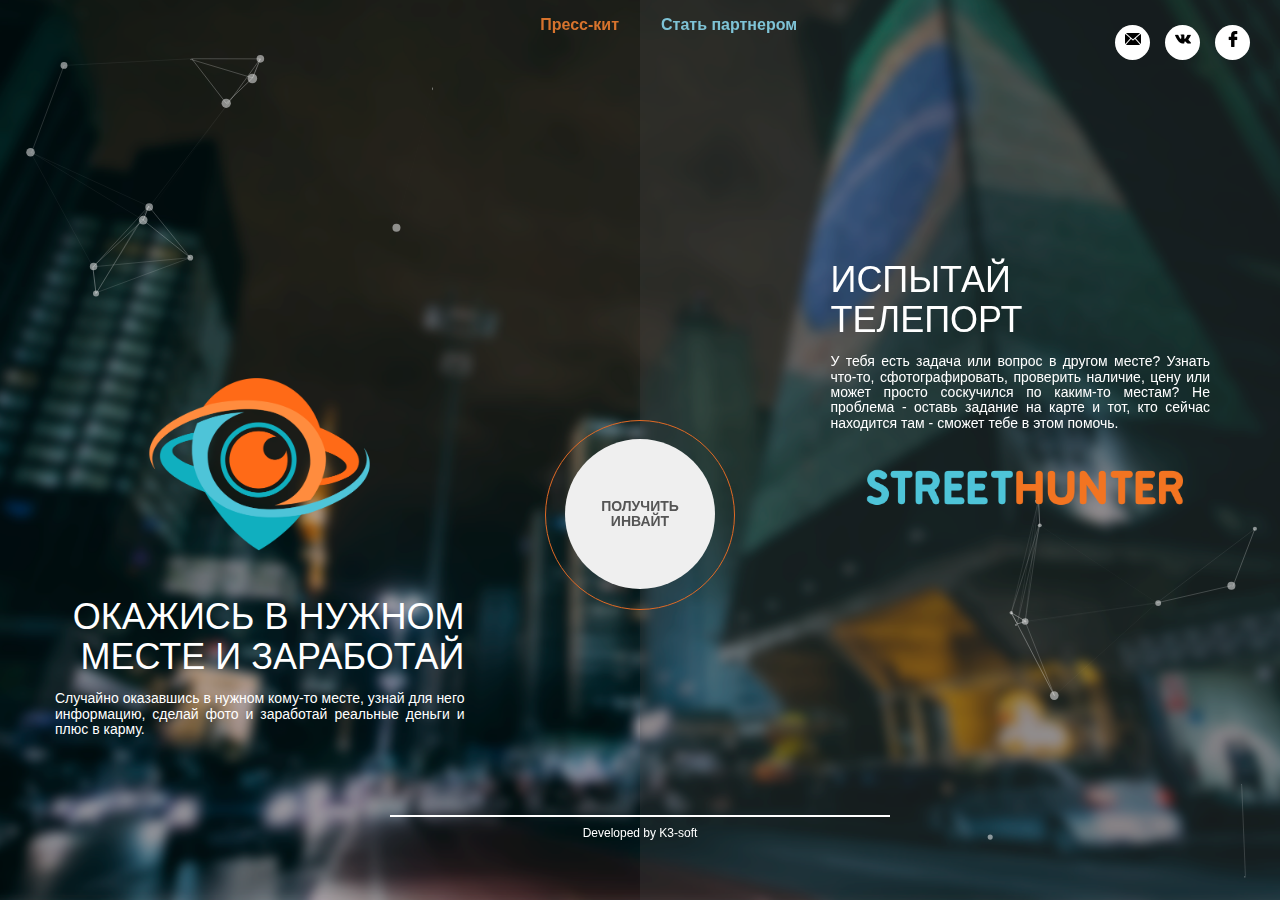
<file: finish/index.html>
<!DOCTYPE html>
<html>
<head>
    <meta charset="UTF-8" />
    <title>test</title>
    <meta http-equiv="X-UA-Compatible" content="IE=edge,chrome=1">
    <meta name="viewport" content="width=device-width, initial-scale=1.0">
    <link rel="stylesheet" type="text/css" href="css/bootstrap.css" media="screen">

    <link rel="stylesheet" media="screen" href="css/main.css">

    <link rel="stylesheet" href="css/fonts.css">

    <link rel="stylesheet" type="text/css" href="css/style.css" media="screen">
    

</head>
<body>

    <body scroll="no">
        <div class="wrap">
            <div class="container-fluid sh">
                <div class="col-md-6 col-md-offset-6 col-sm-6 col-sm-offset-6 hidden-xs"></div>
                <div class="col-md-3 left-v" id="particles1"></div>
                <div class="col-md-3 col-md-offset-6 right-v hidden-xs" id="particles2"></div>
                <div class="row header center-block">
                    <div class="col-md-3 col-md-offset-3 col-sm-6 hidden-xs">
                        <h4>
                            <strong>
                                <a href="#">
                                    <button data-toggle="modal" data-target="#pressKit">Пресс-кит</button>
                                </a>
                            </strong>
                        </h4>
                    </div>
                    <div class="col-md-3 col-sm-6 col-xs-12">
                        <h4><strong><a href="#">
                            <button data-toggle="modal" data-target="#myPartner">Стать партнером</button>
                        </a></strong></h4>
                    </div>
                    <div class="col-md-3 col-sm-12 col-xs-12 social-btn">
                        <div class="col-md-1"><a href="https://www.facebook.com/streethunterapp/"><img class="social"
                         src="img/facebook-logo.png"></a>
                     </div>
                     <div class="col-md-1"><a href="https://vk.com/streethunter"><img class="social"
                       src="img/vk-social-network-logo.png"></a>
                   </div>
                   <div class="col-md-1"><a href="mailto:info@streethunter.com.ua"><img class="social"
                       src="img/mail-black-envelope-symbol.png"></a>
                   </div>
               </div>
           </div>
           <div class="container">
            <div class="row">
                <div class="col-md-5 col-sm-4 hidden-xs left">
                    <div class="center-block">
                        <img src="img/logo1.png">
                    </div>
                    <div class="center-block">
                        <h1><p class="text-right">ОКАЖИСЬ В НУЖНОМ МЕСТЕ И ЗАРАБОТАЙ</p></h1>
                        <h5 class="text-justify">Случайно оказавшись в нужном кому-то месте, узнай для него информацию,
                            сделай фото и заработай реальные деньги и плюс в карму.</h5>
                        </div>
                    </div>
                    <div class="visible-xs left-m">
                        <div class="center-block">
                            <img src="img/logo1.png">
                        </div>
                        <div class="center-block">
                            <img src="img/logo2.png">
                        </div>
                        <div class="panel-group" id="accordion">
                            <div class="panel panel-default">
                                <div class="panel-heading">
                                    <h4 class="panel-title">
                                        <a data-toggle="collapse" data-parent="#accordion" href="#collapseOne">
                                            <h2><p class="text-center">ОКАЖИСЬ В НУЖНОМ МЕСТЕ И ЗАРАБОТАЙ</p></h2>
                                        </a>
                                    </h4>
                                </div>
                                <div id="collapseOne" class="panel-collapse collapse ">
                                    <div class="panel-body">
                                        <h3 class="text-justify text-mobile-h3">Случайно оказавшись в нужном кому-то месте,
                                            узнай для него информацию, сделай фото и заработай реальные деньги и плюс в
                                            карму.</h3>
                                        </div>
                                    </div>
                                </div>
                            </div>
                        </div>
                        <div class="col-md-2 col-sm-4 hidden-xs center center-block">
                            <div class="around-btn">
                                <a href="#">
                                    <button class="btn" data-toggle="modal" data-target="#myInvite">
                                        <h4 class="text-center"><strong>ПОЛУЧИТЬ<br>ИНВАЙТ</strong></h4>
                                    </button>
                                </a>
                            </div>
                        </div>
                        <div class="visible-xs center-m center-block">
                            <div class="around-btn">
                                <a href="#">
                                    <button class="btn" data-toggle="modal" data-target="#myInvite">
                                        <h4 class="text-center"><strong>ПОЛУЧИТЬ<br>ИНВАЙТ</strong></h4>
                                    </button>
                                </a>
                            </div>
                        </div>
                        <div class="col-md-5 col-sm-4 hidden-xs right">
                            <div class="center-block">
                                <h1><p class="text-left">ИСПЫТАЙ ТЕЛЕПОРТ</p></h1>
                                <h5 class="text-justify">У тебя есть задача или вопрос в другом месте? Узнать что-то,
                                    сфотографировать, проверить наличие, цену или может просто соскучился по каким-то местам? Не
                                    проблема - оставь задание на карте и тот, кто сейчас находится там - сможет тебе в этом
                                    помочь.</h5>
                                </div>
                                <div class="center-block">
                                    <img src="img/logo2.png" class="img-responsive">
                                </div>
                            </div>
                            <div class="visible-xs right-m">
                                <div class="panel-group" id="accordion2">
                                    <div class="panel panel-default">
                                        <div class="panel-heading">
                                            <h4 class="panel-title">
                                                <a data-toggle="collapse" data-parent="#accordion2" href="#collapseTwo">
                                                    <h2><p class="text-center">ИСПЫТАЙ ТЕЛЕПОРТ</p></h2>
                                                </a>
                                            </h4>
                                        </div>
                                        <div id="collapseTwo" class="panel-collapse collapse ">
                                            <div class="panel-body">
                                                <h3 class="text-justify text-mobile-h3">У тебя есть задача или вопрос в другом
                                                    месте? Узнать что-то, сфотографировать, проверить наличие, цену или может просто
                                                    соскучился по каким-то местам? Не проблема - оставь задание на карте и тот, кто
                                                    сейчас находится там - сможет тебе в этом помочь.</h3>
                                                </div>
                                            </div>
                                            <div class="visible-xs">
                                                <div class="col-xs-12">
                                                    <div class="container">
                                                        <div class="col-xs-12 center-block"><h4><a href="#">Developed by K3-soft</a>
                                                        </h4></div>
                                                    </div>
                                                </div>
                                            </div>
                                        </div>
                                    </div>
                                </div>
                            </div>
                        </div>

                    </div>

                    <!-- myInvite modal-->
                    <div class="modal fade" id="myInvite" tabindex="-1" role="dialog" aria-labelledby="myInviteLabel"
                    aria-hidden="true">
                    <div class="modal-dialog">
                        <div class="modal-content">
                            <div class="modal-body" style="padding: 15px 15px 30px;">
                                <button type="button" class="close" data-dismiss="modal" aria-label="Close"><span
                                    aria-hidden="true">&times;</span></button>
                                    <div class="row">
                                        <div class="col-md-3 col-md-offset-2 android radio">
                                            <div class="mobile">
                                                <h4>Android</h4>
                                                <input type="radio" name="optionsRadios" id="optionsRadios1" value="option1" checked>
                                                <label for="optionsRadios1">
                                                    <img src="img/android-logo.png">
                                                    <img id="android" src="img/android-logo2.png">
                                                </label>
                                            </div>
                                        </div>
                                        <div class="col-md-3 col-md-offset-2 apple radio">
                                            <div class="mobile">
                                                <h4>IOS</h4>
                                                <input type="radio" name="optionsRadios" id="optionsRadios2" value="option2">
                                                <label for="optionsRadios2">
                                                    <img src="img/apple-black-logo.png">
                                                    <img id="apple" src="img/apple-black-logo2.png">
                                                </label>
                                            </div>
                                        </div>
                                    </div>
                                </div>
                                <div class="modal-footer">
                                    <form name="form" method="post">
                                        <div id="form"><div><input type="text" id="form_type" name="form[type]" required="required" class="form-control type-invite" /></div><div><input type="email" id="form_email" name="form[email]" required="required" class="form-control" placeholder="E-mail" /></div><div><button type="submit" id="form_save" name="form[save]" class="btn btn-warning">Отправить</button></div><input type="hidden" id="form__token" name="form[_token]" value="XDo4lQkaxJZ-dwAImh8J5HexsFLclpo5NHvw18vZJ0E" /></div>
                                    </form>
                                </div>
                            </div>
                        </div>
                    </div>
                    <!-- myInvite modal-->

                    <!-- myPartner modal-->
                    <div class="modal fade" id="myPartner" tabindex="-1" role="dialog" aria-labelledby="myPartnerLabel"
                    aria-hidden="true">
                    <div class="modal-dialog">
                        <div class="modal-content">
                            <div class="modal-header">
                                <h3 class="modal-title" id="myModalLabel">Стать партнером</h3>
                            </div>
                            <div class="modal-body">
                                <span style="color:#000; font-size:12px;">Street Hunter - прекрасный инструмент для проведения маркетинговых исследований, рекламных акций и привлечения лояльных клиентов.
                                    Напишите нам - и мы найдем решение именно для Вас! </span>
                                    <form name="form" method="post">
                                        <div id="form"><div><label for="form_name" class="required">Name</label><input type="text" id="form_name" name="form[name]" required="required" class="form-control" placeholder="Имя" /></div><div><label for="form_email" class="required">Email</label><input type="email" id="form_email" name="form[email]" required="required" class="form-control" placeholder="E-mail" /></div><div><label for="form_csope" class="required">Csope</label><input type="text" id="form_csope" name="form[csope]" required="required" class="form-control" placeholder="Сфера деятельности" /></div><div><label for="form_text" class="required">Text</label><input type="text" id="form_text" name="form[text]" required="required" class=" texteria form-control" placeholder="Сообщение" type="textarea" /></div><div><button type="submit" id="form_save" name="form[save]" class="marg-top btn btn-warning btn-block">Отправить</button></div><input type="hidden" id="form__token" name="form[_token]" value="XDo4lQkaxJZ-dwAImh8J5HexsFLclpo5NHvw18vZJ0E" /></div>
                                    </form>
                                </div>
                                <div class="modal-footer">
                                    <div class="col-md-1"><a href="https://www.facebook.com/streethunterapp/"><img class="social"
                                     src="img/facebook-logo.png"></a>
                                 </div>
                                 <div class="col-md-1"><a href="https://vk.com/streethunter"><img class="social"
                                   src="img/vk-social-network-logo.png"></a>
                               </div>
                               <div class="col-md-1"><a href="mailto:info@streethunter.com.ua"><img class="social"
                                   src="img/mail-black-envelope-symbol.png"></a>
                               </div>
                           </div>
                       </div>
                   </div>
               </div>

               <!-- myPartner modal-->
               <div class="modal fade" id="pressKit" tabindex="-1" role="dialog" aria-labelledby="pressKit"
               aria-hidden="true">
               <div class="modal-dialog">
                <div class="modal-content">
                    <div class="modal-header">
                        <h3 class="modal-title" id="myModalLabel">Пресс-кит</h3>
                    </div>
                    <div class="modal-body">
                        <p>Совсем скоро мы загрузим все материалы для медиа!</p>
                        <p>А пока - пишите нам на <a href="mailto:info@streethunter.com.ua">info@streethunter.com.ua</a></p>
                    </div>
                    <div class="modal-footer">
                        <div class="col-md-1"><a href="https://www.facebook.com/streethunterapp/"><img class="social"
                         src="img/facebook-logo.png"></a>
                     </div>
                     <div class="col-md-1"><a href="https://vk.com/streethunter"><img class="social"
                       src="img/vk-social-network-logo.png"></a>
                   </div>
                   <div class="col-md-1"><a href="mailto:info@streethunter.com.ua"><img class="social"
                       src="img/mail-black-envelope-symbol.png"></a>
                   </div>
               </div>
           </div>
       </div>
   </div>







</div>
<footer>
    <div class="col-md-12 col-sm-12 hidden-xs">
        <div class="container">
            <div class="col-md-12 center-block"><h4><a href="http://k-3soft.com/" target="_blank">Developed by
                K3-soft</a></h4></div>
            </div>
        </div>
    </footer>


    <script src="js/jquery-1.11.1.min.js"></script>
    <script src="js/bootstrap.js"></script>
    <script src="js/particles.min.js"></script>
    <script>
        $('.type-invite').val('0');
        $("#apple").click(function(){
            $('.type-invite').val('1');
        });
        $("#android").click(function(){
            $('.type-invite').val('0');
        });
    </script>
    <script>
        particlesJS('particles1', {
            "particles": {
                "number": {
                    "value": 80,
                    "density": {
                        "enable": true,
                        "value_area": 800
                    }
                },
                "color": {
                    "value": "#ffffff"
                },
                "shape": {
                    "type": "circle",
                    "stroke": {
                        "width": 0,
                        "color": "#000000"
                    },
                    "polygon": {
                        "nb_sides": 5
                    },
                    "image": {
                        "src": "img/github.svg",
                        "width": 100,
                        "height": 100
                    }
                },
                "opacity": {
                    "value": 0.5,
                    "random": false,
                    "anim": {
                        "enable": false,
                        "speed": 1,
                        "opacity_min": 0.1,
                        "sync": false
                    }
                },
                "size": {
                    "value": 5,
                    "random": true,
                    "anim": {
                        "enable": false,
                        "speed": 40,
                        "size_min": 0.1,
                        "sync": false
                    }
                },
                "line_linked": {
                    "enable": true,
                    "distance": 150,
                    "color": "#ffffff",
                    "opacity": 0.4,
                    "width": 1
                },
                "move": {
                    "enable": true,
                    "speed": 6,
                    "direction": "none",
                    "random": false,
                    "straight": false,
                    "out_mode": "out",
                    "attract": {
                        "enable": false,
                        "rotateX": 600,
                        "rotateY": 1200
                    }
                }
            },
            "interactivity": {
                "detect_on": "canvas",
                "events": {
                    "onhover": {
                        "enable": true,
                        "mode": "repulse"
                    },
                    "onclick": {
                        "enable": true,
                        "mode": "push"
                    },
                    "resize": true
                },
                "modes": {
                    "grab": {
                        "distance": 400,
                        "line_linked": {
                            "opacity": 1
                        }
                    },
                    "bubble": {
                        "distance": 400,
                        "size": 40,
                        "duration": 2,
                        "opacity": 8,
                        "speed": 3
                    },
                    "repulse": {
                        "distance": 200
                    },
                    "push": {
                        "particles_nb": 4
                    },
                    "remove": {
                        "particles_nb": 2
                    }
                }
            },
            "retina_detect": true,
            "config_demo": {
                "hide_card": false,
                "background_color": "#b61924",
                "background_image": "",
                "background_position": "50% 50%",
                "background_repeat": "no-repeat",
                "background_size": "cover"
            }
        });
        particlesJS('particles2', {
            "particles": {
                "number": {
                    "value": 80,
                    "density": {
                        "enable": true,
                        "value_area": 800
                    }
                },
                "color": {
                    "value": "#ffffff"
                },
                "shape": {
                    "type": "circle",
                    "stroke": {
                        "width": 0,
                        "color": "#000000"
                    },
                    "polygon": {
                        "nb_sides": 5
                    },
                    "image": {
                        "src": "img/github.svg",
                        "width": 100,
                        "height": 100
                    }
                },
                "opacity": {
                    "value": 0.5,
                    "random": false,
                    "anim": {
                        "enable": false,
                        "speed": 1,
                        "opacity_min": 0.1,
                        "sync": false
                    }
                },
                "size": {
                    "value": 5,
                    "random": true,
                    "anim": {
                        "enable": false,
                        "speed": 40,
                        "size_min": 0.1,
                        "sync": false
                    }
                },
                "line_linked": {
                    "enable": true,
                    "distance": 150,
                    "color": "#ffffff",
                    "opacity": 0.4,
                    "width": 1
                },
                "move": {
                    "enable": true,
                    "speed": 6,
                    "direction": "none",
                    "random": false,
                    "straight": false,
                    "out_mode": "out",
                    "attract": {
                        "enable": false,
                        "rotateX": 600,
                        "rotateY": 1200
                    }
                }
            },
            "interactivity": {
                "detect_on": "canvas",
                "events": {
                    "onhover": {
                        "enable": true,
                        "mode": "repulse"
                    },
                    "onclick": {
                        "enable": true,
                        "mode": "push"
                    },
                    "resize": true
                },
                "modes": {
                    "grab": {
                        "distance": 400,
                        "line_linked": {
                            "opacity": 1
                        }
                    },
                    "bubble": {
                        "distance": 400,
                        "size": 40,
                        "duration": 2,
                        "opacity": 8,
                        "speed": 3
                    },
                    "repulse": {
                        "distance": 200
                    },
                    "push": {
                        "particles_nb": 4
                    },
                    "remove": {
                        "particles_nb": 2
                    }
                }
            },
            "retina_detect": true,
            "config_demo": {
                "hide_card": false,
                "background_color": "#b61924",
                "background_image": "",
                "background_position": "50% 50%",
                "background_repeat": "no-repeat",
                "background_size": "cover"
            }
        });
    </script>
</body>
</html>
</file>
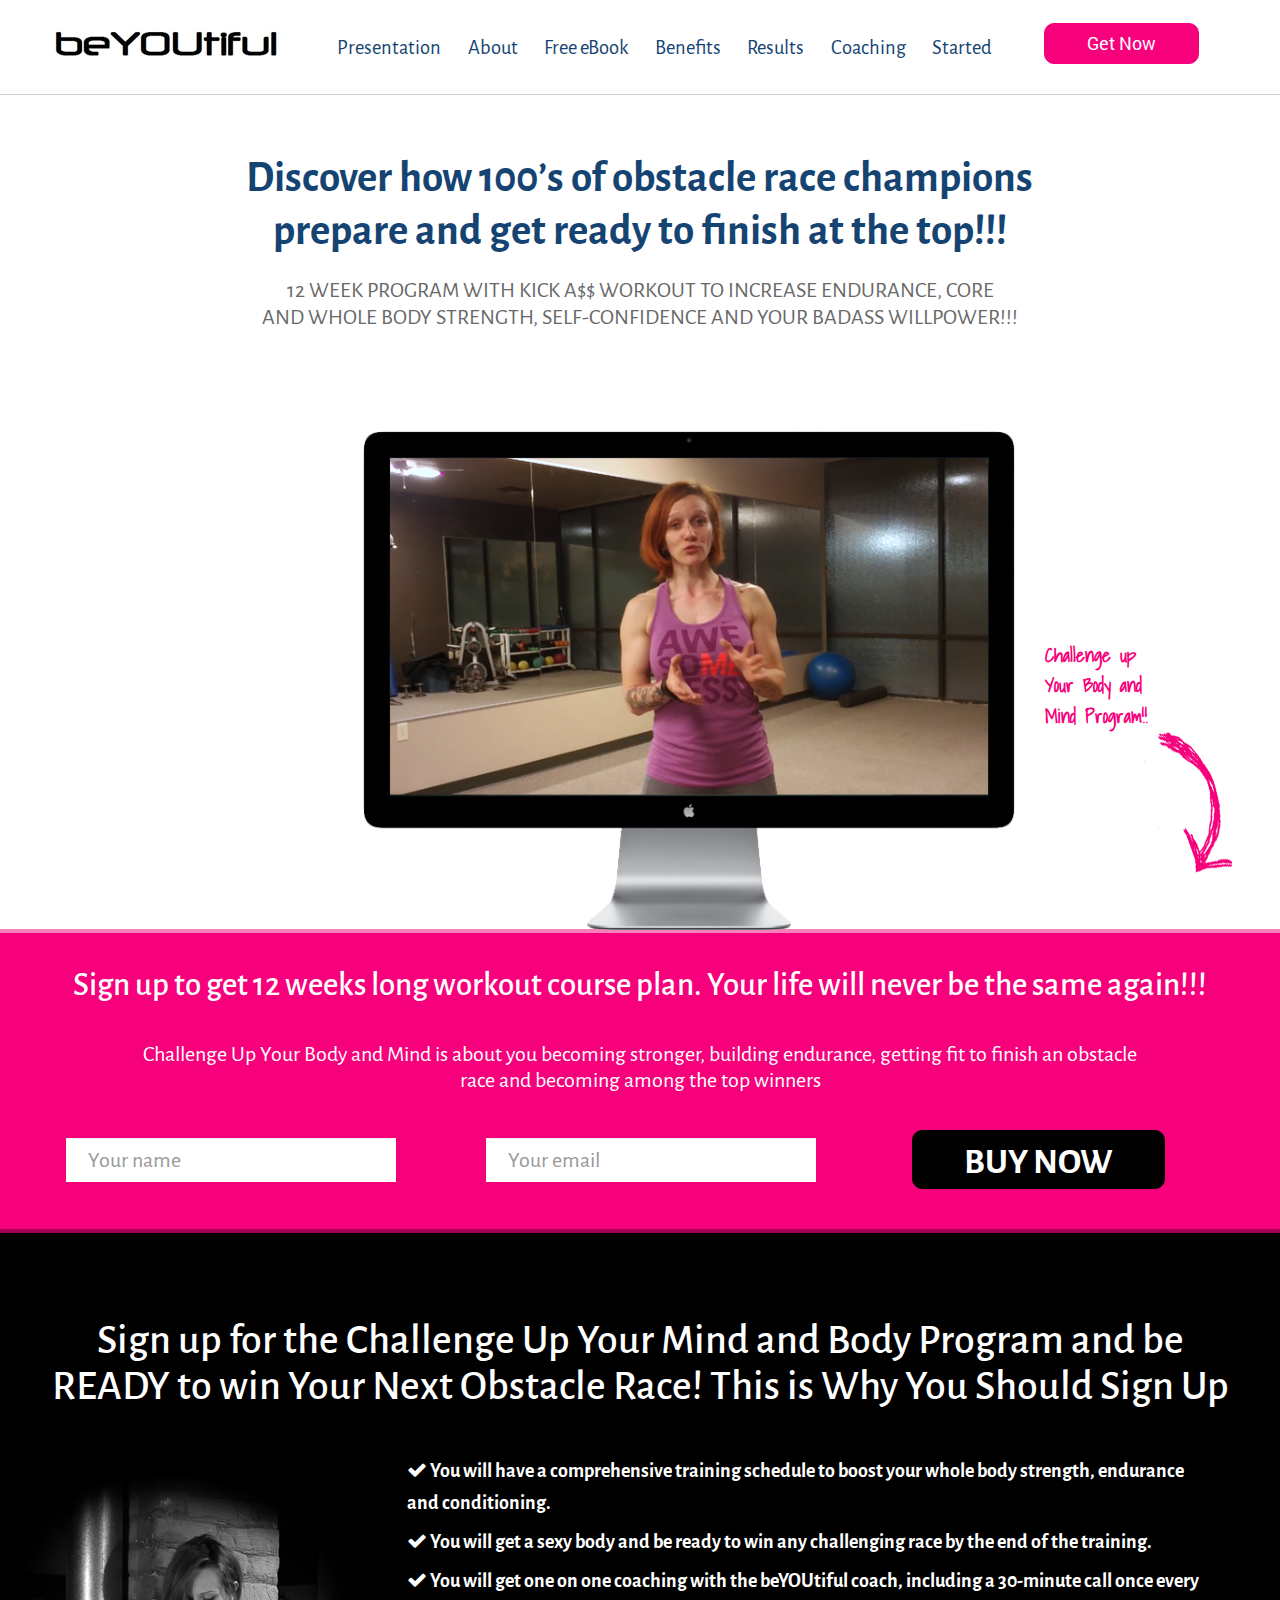
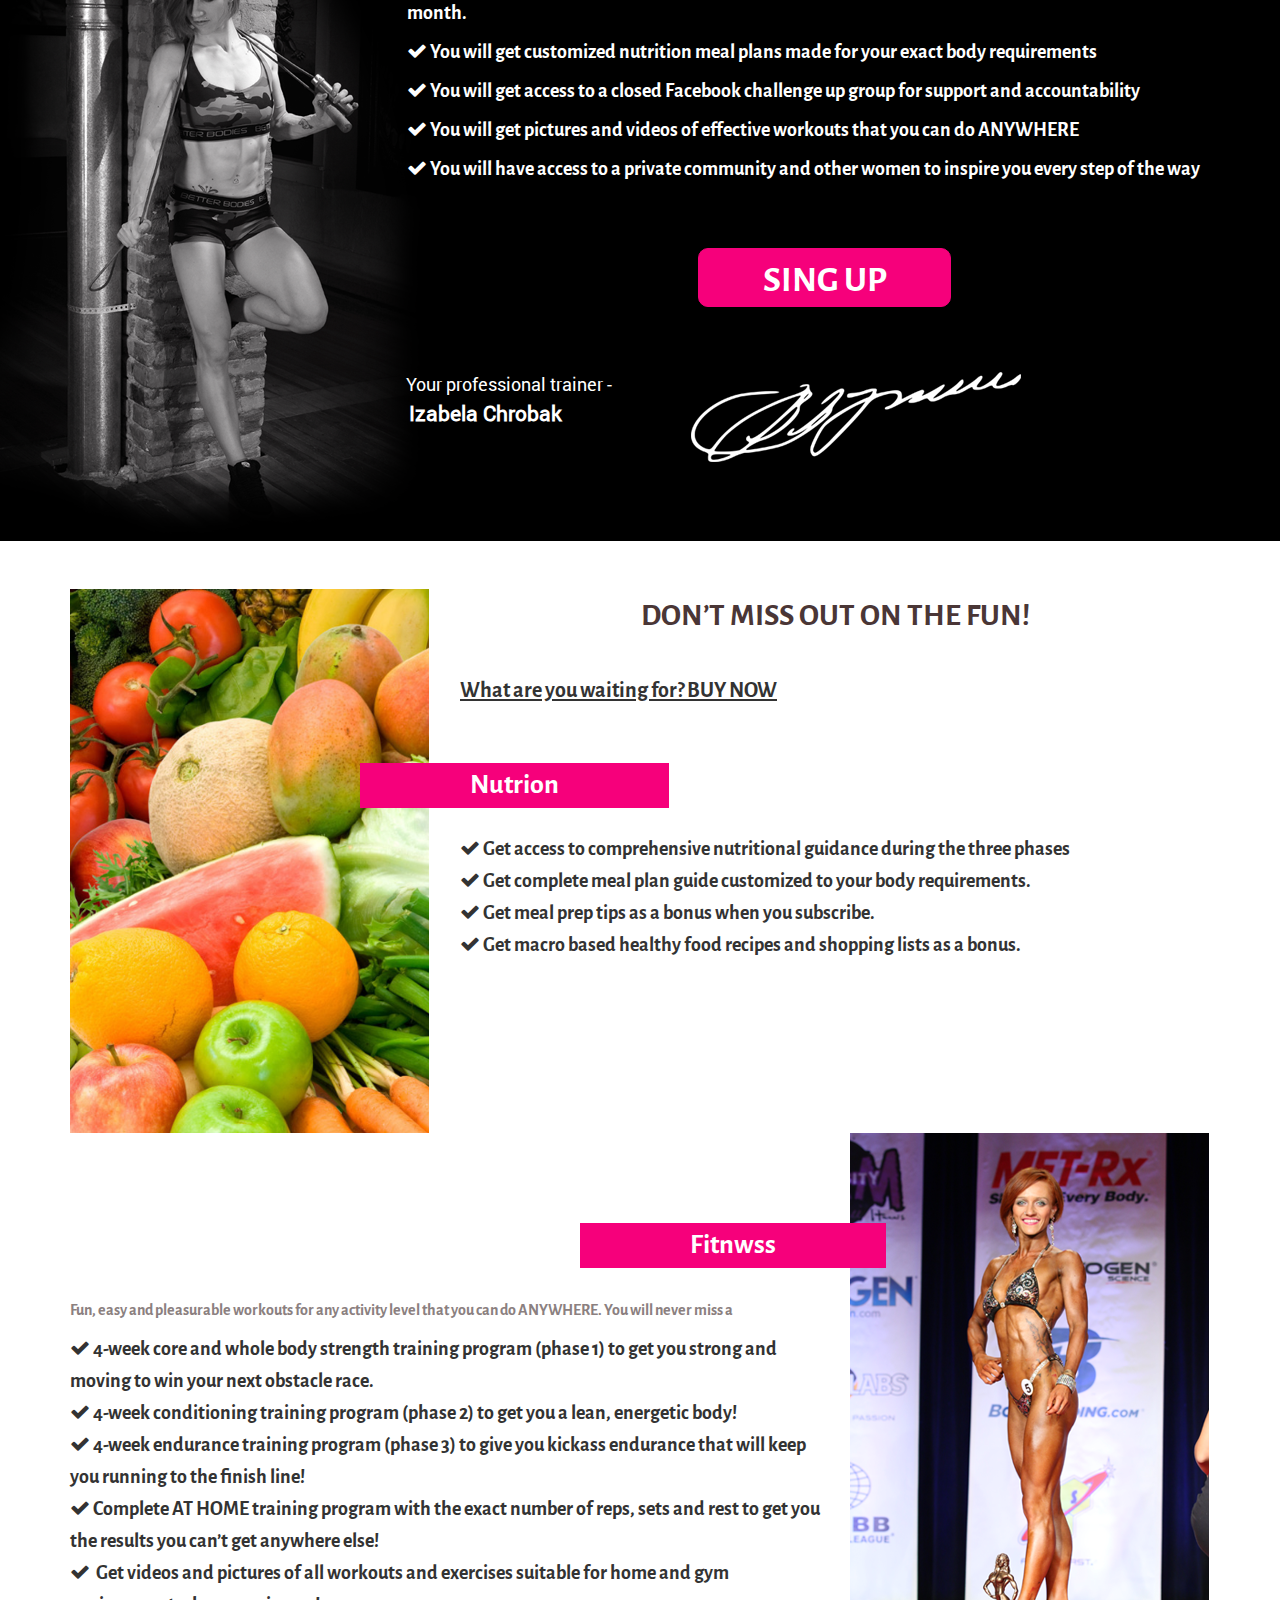
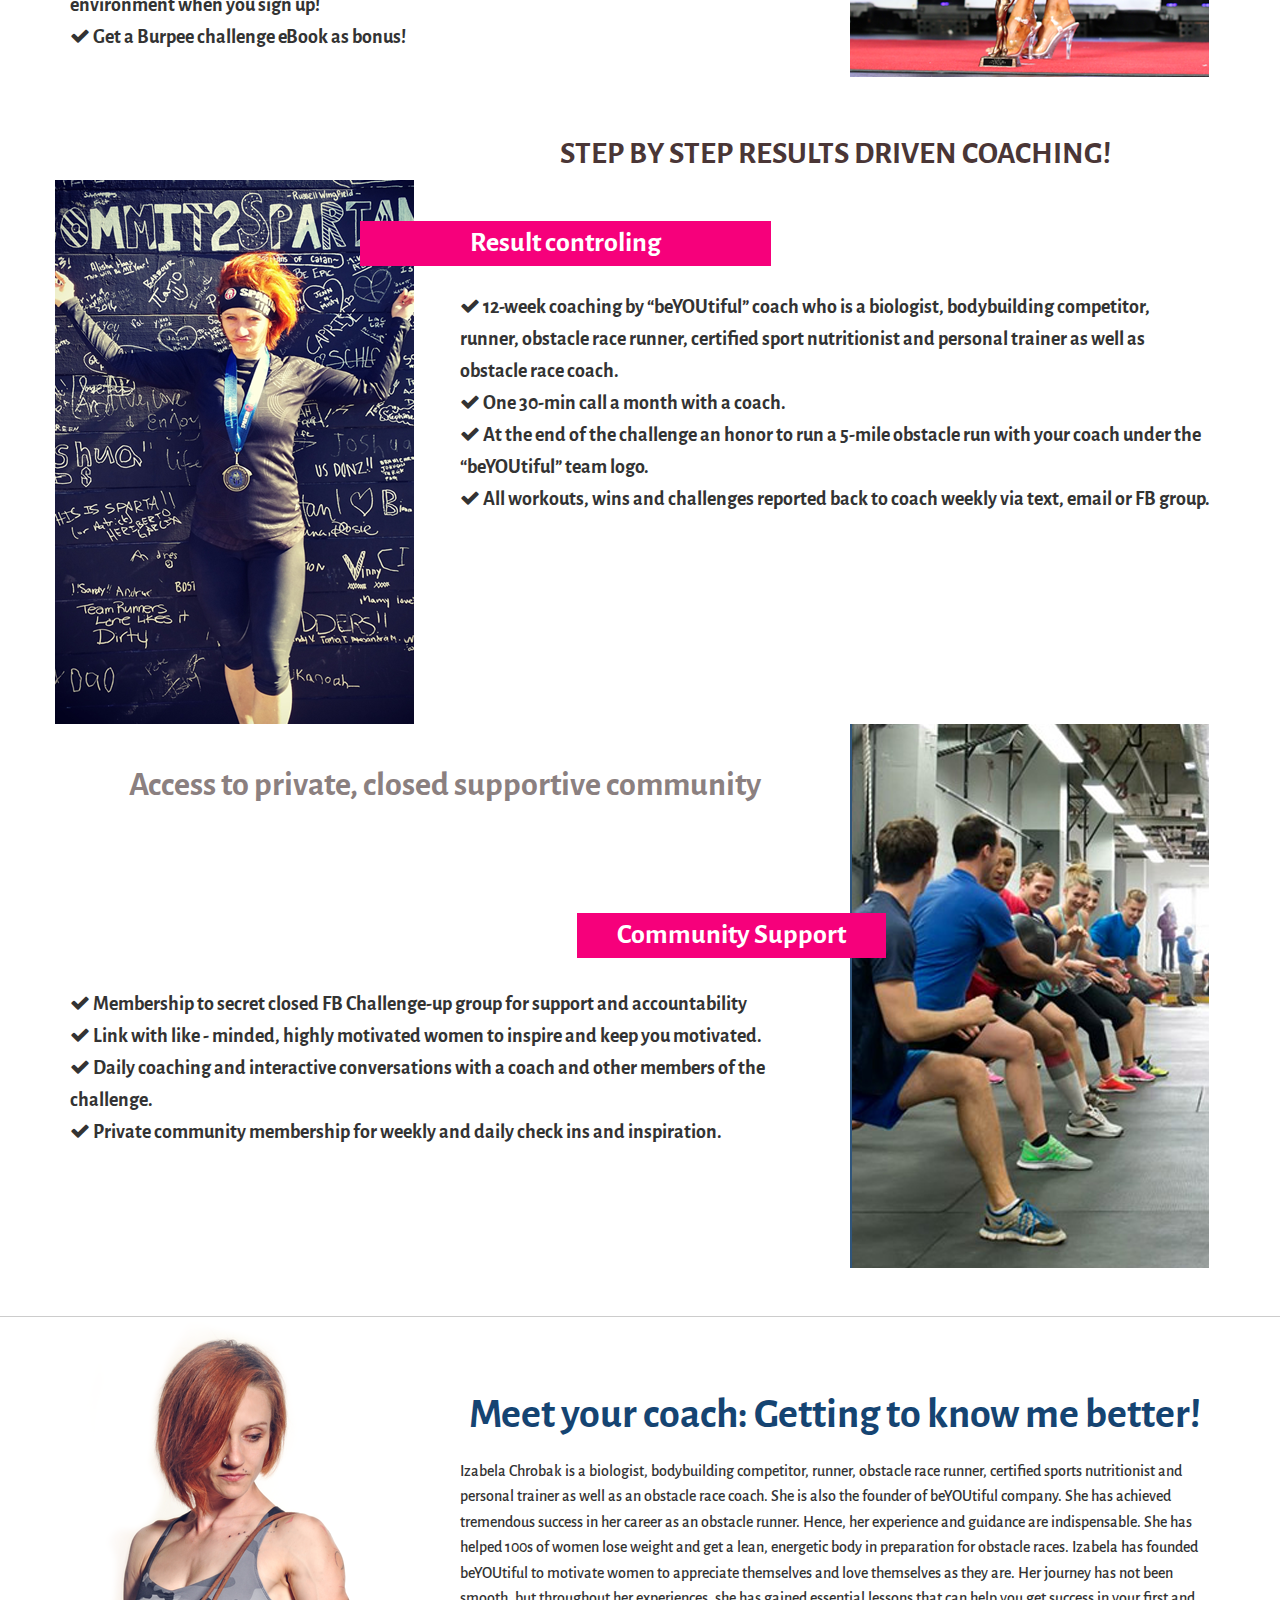
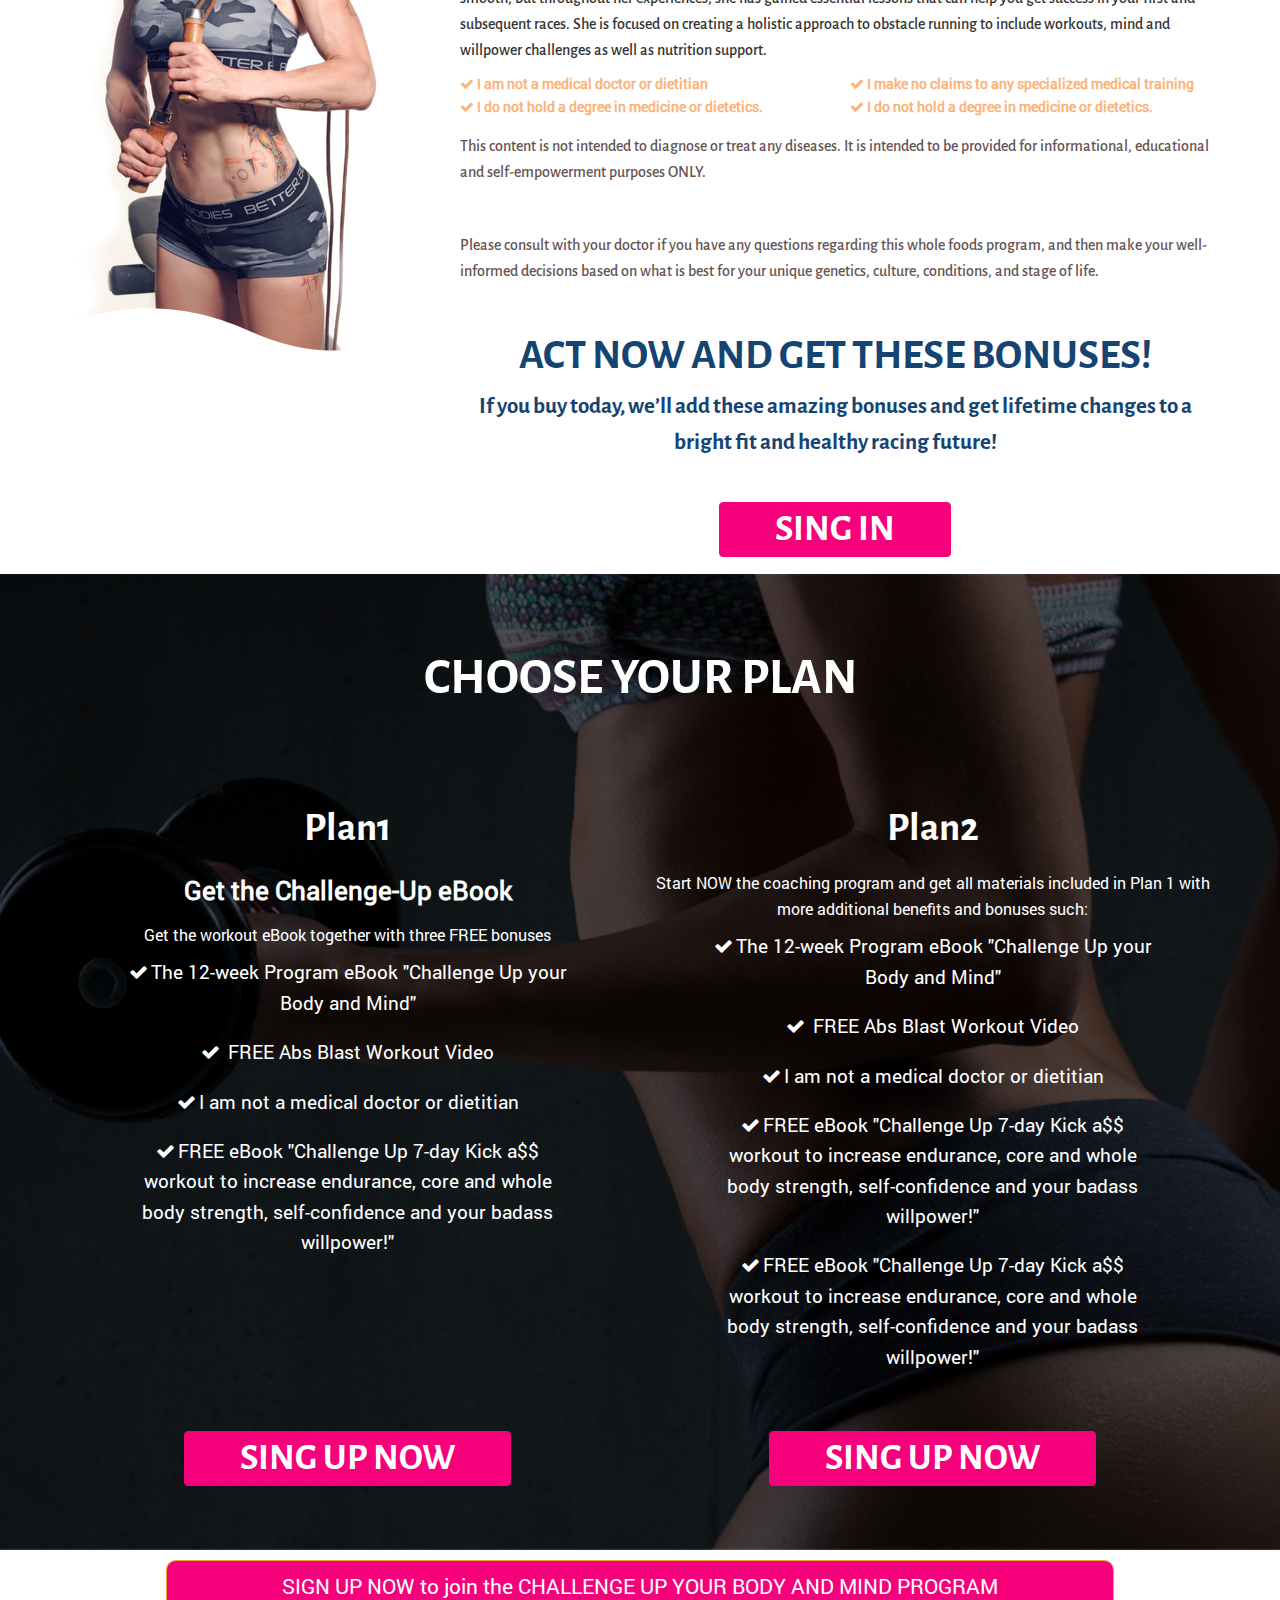
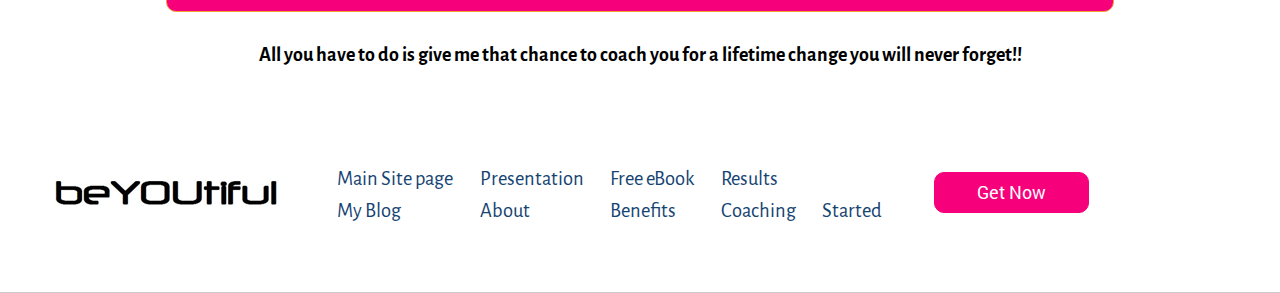
<file: fitness/index.html>
<!DOCTYPE html>
<!--[if lt IE 7 ]><html class="ie ie6" lang="en"> <![endif]-->
<!--[if IE 7 ]><html class="ie ie7" lang="en"> <![endif]-->
<!--[if IE 8 ]><html class="ie ie8" lang="en"> <![endif]-->
<!--[if (gte IE 9)|!(IE)]><!--><html lang="ru"> <!--<![endif]-->

<head>

	<meta charset="utf-8">

	<title>Заголовок</title>
	<meta name="description" content="">

	<link rel="shortcut icon" href="img/favicon/favicon.ico" type="image/x-icon">
	<link rel="apple-touch-icon" href="img/favicon/apple-touch-icon.png">
	<link rel="apple-touch-icon" sizes="72x72" href="img/favicon/apple-touch-icon-72x72.png">
	<link rel="apple-touch-icon" sizes="114x114" href="img/favicon/apple-touch-icon-114x114.png">

	<meta http-equiv="X-UA-Compatible" content="IE=edge">
	<meta name="viewport" content="width=device-width, initial-scale=1, maximum-scale=1">

	<link rel="stylesheet" href="libs/bootstrap/css/bootstrap-grid.min.css">
	<link rel="stylesheet" href="libs/bootstrap/css/bootstrap.css">	
	<link rel="stylesheet" href="libs/font-awesome-4.6.2/font-awesome-4.6.2/css/font-awesome.css">
	<link rel="stylesheet" href="css/fonts.css">
	<link rel="stylesheet" href="css/main.css">
	<link rel="stylesheet" href="css/media.css">

</head>

<body>
	<div class="container-fluid up-fluid">
		<div class="navbar">
			<div class="container">
				<div class="row">

					<div class="nav-logo">
						<a href="#"><img src="img/logo.png" alt="logo"></a>
					</div>

					<div class="nav-menu">
						<ul>
							<li> <a href="#">Presentation</a> </li>
							<li> <a href="#">About</a> </li>
							<li> <a href="#">Free eBook</a> </li>
							<li> <a href="#">Benefits</a> </li>
							<li> <a href="#">Results</a> </li>
							<li> <a href="#">Coaching</a> </li>
							<li> <a href="#">Started</a> </li>
						</ul>
					</div>

					<div class="button-get">
						<button class="btn btn-warning" data-toggle="modal" data-target=".bs-example-modal-sm">Get Now</button>
					</div>

				</div>
			</div>
		</div>
	</div>

	<div class="discover">
		<div class="container">
			<div class="row">
				
				<div class="top_text">
					<h1>Discover how 100’s of obstacle race champions prepare 
					and get ready to finish at the top!!!</h1>
				</div>

				<div class="descr_text">
					<p>12 WEEK PROGRAM WITH KICK A$$ WORKOUT TO INCREASE ENDURANCE, CORE<br>
					AND WHOLE BODY STRENGTH, SELF-CONFIDENCE AND YOUR BADASS WILLPOWER!!!</p>
				</div>
				
				<div class="col-lg-7 col-lg-offset-3 col-md-7 col-md-offset-2 col-sm-7 col-sm-offset-2 col-xs-12  pc_apple_block">
					<div class="pc_apple">
						<img src="img/apple.png" alt="apple">
						<div class="wrap_video">
							<iframe width="560" height="315" src="https://www.youtube.com/embed/hp2odnstkW4" frameborder="0" allowfullscreen></iframe>
						</div>
						
					</div>
				</div>
				
				<div class="col-lg-2 col-md-2 col-sm-2 col-xs-12 aroww_block">
					<div class="pc_apple_text">
						<p>Challenge up 
							Your Body and 
							Mind Program!!
						</p>
					</div>	
					<div class="aroww">
						<img src="img/arrow.png" alt="arrow">
					</div>			
				</div>
				
			</div>
		</div>
	</div>


<div class="container-fluid sing_fluid">
	<div class="sing">
		<div class="container">
			<div class="row title_up_row">
				
				<div class="sing_title">
					<p>
						Sign up to get 12 weeks long workout course plan. Your life will never be the same again!!! 
					</p>
				</div>

				<div class="sing_title_up">
					<p>
						Challenge Up Your Body and Mind is about you becoming stronger, building endurance, getting fit to finish an obstacle<br> 
						race and becoming among the top winners 
					</p>
				</div>
				<div class="row">	
					<div class="col-md-4 col-sm-6 col-xs-6 place_data_name">
						<div class="form-group">
							<label for="exampleInputName1"></label>
							<input type="text" class="form-control" id="exampleInputEmail1" placeholder="Your name">
						</div>
					</div>

					<div class="col-md-4 col-sm-6 col-xs-6 place_data_mail">
						<div class="form-group">
							<label for="exampleInputEmail1"></label>
							<input type="email" class="form-control" id="exampleInputEmail1" placeholder="Your email">
						</div>
					</div>

					<div class="col-md-4 col-sm-12 col-xs-12 button-sing">
						
						<button class="btn btn-warning" data-toggle="modal" data-target=".bs-example-modal-sm">Buy Now</button>
					</div>
				</div>

			</div>
		</div>
	</div>
</div>

<div class="container-fluid willpower_fluid">
	<div class="willpower">
		<div class="container">
			<div class="row">

				<div class="row">
					<div class="willpower_name page2">
						<h2>Sign up for the Challenge Up Your Mind and Body Program and be READY
							to win Your Next Obstacle Race! This is Why You Should Sign Up</h2>
					</div>
				</div>

				<div class="col-lg-3 col-md-4 col-sm-3 col-xs-12 izabela_block">
					<img src="img/izabela.png" alt="izabela">
				</div>

				<div class="col-lg-9 col-md-8 col-sm-9 col-xs-12 willpower_block">

					

					<div class="willpower_list">
						<ul>
							<li><i class="fa fa-check" aria-hidden="true"></i>You will have a comprehensive training schedule to boost your whole body strength,
 endurance and conditioning.</li>
							<li><i class="fa fa-check" aria-hidden="true"></i>You will get a sexy body and be ready to win any challenging race by the end of the training.</li>
							<li><i class="fa fa-check" aria-hidden="true"></i>You will get one on one coaching with the beYOUtiful coach, including a 30-minute call
 once every month.</li>
							<li><i class="fa fa-check" aria-hidden="true"></i>You will get customized nutrition meal plans made for your exact body requirements</li>
							<li><i class="fa fa-check" aria-hidden="true"></i>You will get access to a closed Facebook challenge up group for support and accountability</li>
							<li><i class="fa fa-check" aria-hidden="true"></i>You will get pictures and videos of effective workouts that you can do ANYWHERE</li>
							<li><i class="fa fa-check" aria-hidden="true"></i>You will have access to a private community and other women to inspire you every step of the way</li>

						</ul>
					</div>

					<div class="row btn_btn_warning">
						<button class="btn btn-warning" data-toggle="modal" data-target=".bs-example-modal-sm">SING UP</button>
					</div>
					<div class="izabela_chrobak">
						<p>Your professional trainer -</p>
						<h4>Izabela Chrobak</h4>
					</div>
					
					<div class="painting">
						<img src="img/painting.png" alt="painting">
					</div>

				</div>

			</div>
		</div>
	</div>
</div>

<div class="free_ebook">
	<div class="container">
		<div class="row">
			<div class="col-lg-4 col-md-4 col-sm-12 col-xs-12 free_ebook_wrap_photo">
				<img src="img/photo5.png" alt="photo5">
			</div>
			<div class="col-lg-8 col-md-8 col-sm-12 col-xs-12 free_ebook_block_right">
				<div class="free_ebook_name">
					<h4>DON’T MISS OUT ON THE FUN!</h4>
				</div>
				<div class="text_line">
					<p>What are you waiting for? BUY NOW </p>
				</div>
				<div class="nutrion">
					<p>Nutrion</p>
				</div>
				<div class="free_ebook_list">
						<ul>
							<li><i class="fa fa-check" aria-hidden="true"></i>Get access to comprehensive nutritional guidance during the three phases</li>
							<li><i class="fa fa-check" aria-hidden="true"></i>Get complete meal plan guide customized to your body requirements.</li>
							<li><i class="fa fa-check" aria-hidden="true"></i>Get meal prep tips as a bonus when you subscribe.</li>
							<li><i class="fa fa-check" aria-hidden="true"></i>Get macro based healthy food recipes and shopping lists as a bonus.</li>
						</ul>
					</div>
			</div>
		</div>
		<div class="row">			
			<div class="col-lg-8 col-md-8 col-sm-12 col-xs-12 fitness_block">	
				<div class="fitness">
					<p>Fitnwss</p>
				</div>
				<div class="text_line_2">
					<p>Fun, easy and pleasurable workouts for any activity level that you can do ANYWHERE. You will never miss a </p>
				</div>
				<div class="free_ebook_lis_2">
					<ul>
						<li><i class="fa fa-check" aria-hidden="true"></i>4-week core and whole body strength training program (phase 1) to get you strong and moving 
						to win your next obstacle race.</li>
						<li><i class="fa fa-check" aria-hidden="true"></i>4-week conditioning training program (phase 2) to get you a lean, energetic body!</li>
						<li><i class="fa fa-check" aria-hidden="true"></i>4-week endurance training program (phase 3) to give you kickass endurance that will keep you
						running to the finish line!</li>
						<li><i class="fa fa-check" aria-hidden="true"></i>Complete AT HOME training program with the exact number of reps, sets and rest to get you 
						the results you can’t get anywhere else!</li>
						<li><i class="fa fa-check" aria-hidden="true"></i> Get videos and pictures of all workouts and exercises suitable for home and gym environment 
						when you sign up!</li>
						<li><i class="fa fa-check" aria-hidden="true"></i>Get a Burpee challenge eBook as bonus!</li>
					</ul>
				</div>
			</div>
			<div class="col-lg-4 col-md-4 col-sm-12 col-xs-12 photo2_block">
				<img src="img/photo2.png" alt="photo5">
			</div>
		</div>

		<div class="row">
			<div class="col-lg-4 col-md-4 col-sm-12 col-xs-12 photo1_block">
				<img src="img/photo1.png" alt="photo5">
			</div>
			<div class="col-lg-8 col-md-8 col-sm-12 col-xs-12 photo1_block_down">
				<div class="free_ebook_name">
					<h4>Step by step results driven coaching!</h4>
				</div>
				
				<div class="nutrion nutrion_down">
					<p>Result controling</p>
				</div>
				<div class="free_ebook_list">
					<ul>
						<li><i class="fa fa-check" aria-hidden="true"></i>12-week coaching by “beYOUtiful” coach who is a biologist, bodybuilding competitor, runner, 
							obstacle race runner, certified sport nutritionist and personal trainer as well as obstacle race coach.</li>
							<li><i class="fa fa-check" aria-hidden="true"></i>One 30-min call a month with a coach.</li>
							<li><i class="fa fa-check" aria-hidden="true"></i>At the end of the challenge an honor to run a 5-mile obstacle run with your coach under
								the “beYOUtiful” team logo.</li>
								<li><i class="fa fa-check" aria-hidden="true"></i>All workouts, wins and challenges reported back to coach weekly via text, email or FB group.</li>
							</ul>
					</div>
			</div>
		</div>
		<div class="row">			
			<div class="col-lg-8 col-md-8 col-sm-8 col-xs-12 fitness_block">	
				
				<div class="text_line_2 textik">
					<p>Access to private, closed supportive community </p>
				</div>
				<div class="fitness down">
					<p>Community Support</p>
				</div>
				<div class="free_ebook_lis_2">
					<ul>
						<li><i class="fa fa-check" aria-hidden="true"></i>Membership to secret closed FB Challenge-up group for support and accountability</li>
						<li><i class="fa fa-check" aria-hidden="true"></i>Link with like - minded, highly motivated women to inspire and keep you motivated. </li>
						<li><i class="fa fa-check" aria-hidden="true"></i>Daily coaching and interactive conversations with a coach and other members of the challenge.</li>
						<li><i class="fa fa-check" aria-hidden="true"></i>Private community membership for weekly and daily check ins and inspiration. </li>
					</ul>
				</div>
			</div>
			<div class="col-lg-4 col-md-4 col-sm-4 col-xs-12 photo6_block">
				<img src="img/photo6.png" alt="photo5">
			</div>
		</div>
	</div>
</div>

<div class="sing_body">
	<div class="container">

		<div class="row">
			<div class="col-lg-4 col-md-4 col-sm-12 col-xs-12">
				<div class="wrap_photo4">
				<img src="img/photo4.png" alt="">
				</div>
			</div>
			<div class="col-lg-8 col-md-8 col-sm-12 col-xs-12">
				

				<div class="sing_body_text">
					<p>Meet your coach: Getting to know me better!</p>
				</div>

				<div class="sing_body_up">
					<p>
						Izabela Chrobak is a biologist, bodybuilding competitor, runner, obstacle race runner, certified sports nutritionist and personal trainer as well as an obstacle race coach. She is also the founder of beYOUtiful company. She has achieved tremendous success in her career as an obstacle runner. Hence, her experience and guidance are indispensable. She has helped 100s of women lose weight and get a lean, energetic body in preparation for obstacle races. Izabela has founded beYOUtiful to motivate women to appreciate themselves and love themselves as they are. Her journey has not been smooth, but throughout her experiences, she has gained essential lessons that can help you get success in your first and subsequent races. She is focused on creating a holistic approach to obstacle running to include workouts, mind and willpower challenges as well as nutrition support.
					</p>
				</div>

				<div class="row row_list">
					<div class="col-lg-6 col-md-6 col-sm-6 col-xs-6">
						<li><i class="fa fa-check" aria-hidden="true"></i>I am not a medical doctor or dietitian</li>
						<li><i class="fa fa-check" aria-hidden="true"></i>I do not hold a degree in medicine or dietetics. </li>
					</div>
					<div class="col-lg-6 col-md-6 col-sm-6 col-xs-6">
						<li><i class="fa fa-check" aria-hidden="true"></i>I make no claims to any specialized medical training</li>
						<li><i class="fa fa-check" aria-hidden="true"></i>I do not hold a degree in medicine or dietetics.</li>
					</div>
				</div>

				<div class="let_block_up">
					<p>
						This content is not intended to diagnose or treat any diseases. It is intended to be provided for informational, educational 
and self-empowerment purposes ONLY.
					</p>
					<p>
						Please consult with your doctor if you have any questions regarding this whole foods program, and then 
make your well-informed decisions based on what is best for your unique genetics, culture, conditions, 
and stage of life.

					</p>
				</div>

				<div class="assure">
					<h4>ACT NOW AND GET THESE BONUSES!</h4>
				</div>

				<div class="assure_title">
					<p>
						If you buy today, we’ll add these amazing bonuses and get lifetime changes to a 
bright fit and healthy racing future!
					</p>
				</div>
					<div class="button_let_me page2">
						<button class="btn btn-warning" data-toggle="modal" data-target=".bs-example-modal-sm">SING IN</button>
					</div>
			</div>
		</div>
		<div class="row">
			<div class="col-lg-12 col-md-12 col-sm-12 col-xs-12 let_block_up">
				
			</div>
		</div>
	</div>
</div>

<div class="containert-fluid let_me_fluid">
	<div class="let_me">
		<div class="container">

			<div class="row">
				<div class="col-lg-12 col-md-12 col-sm-12 col-xs-12 let_me_block">
					<h2>CHOOSE YOUR PLAN</h2>
				</div>
			</div>

			<div class="row row_2">

				<div class="col-lg-6col-md-6 col-sm-6 col-xs-6 icon1_block">
					<div class="plan1">
						<p>Plan1</p>
					</div>
					<div class="plan_title">
						<p>Get the Challenge-Up eBook</p>
					</div>
					<div class="plan_title_down">
						<p>
							Get the workout eBook together with three FREE bonuses
						</p>
					</div>
					<div class="list_plan">
						<li><i class="fa fa-check" aria-hidden="true"></i>The 12-week Program eBook 
							"Challenge Up your Body and Mind" </li>
							<li><i class="fa fa-check" aria-hidden="true"></i> FREE Abs Blast Workout Video </li>
							<li><i class="fa fa-check" aria-hidden="true"></i>I am not a medical doctor or dietitian</li>
							<li><i class="fa fa-check" aria-hidden="true"></i>FREE eBook "Challenge Up 7-day Kick a$$
								workout to increase endurance, 
								core and whole body strength, self-confidence
								and your badass willpower!"</li>
							</div>
					
				</div>


				<div class="col-lg-6 col-md-6 col-sm-6 col-xs-6 icon2_block">
					<div class="plan1">
						<p>Plan2</p>
					</div>
					<div class="plan_title">
						
					</div>
					<div class="plan_title_down">
						<p>
							Start NOW the coaching program and get all materials included in Plan 1 with more additional benefits and bonuses such:
						</p>
					</div>
					<div class="list_plan">
						<li><i class="fa fa-check" aria-hidden="true"></i>The 12-week Program eBook 
							"Challenge Up your Body and Mind" </li>
							<li><i class="fa fa-check" aria-hidden="true"></i> FREE Abs Blast Workout Video </li>
							<li><i class="fa fa-check" aria-hidden="true"></i>I am not a medical doctor or dietitian</li>
							<li><i class="fa fa-check" aria-hidden="true"></i>FREE eBook "Challenge Up 7-day Kick a$$
								workout to increase endurance, 
								core and whole body strength, self-confidence
								and your badass willpower!"</li>
								<li><i class="fa fa-check" aria-hidden="true"></i>FREE eBook "Challenge Up 7-day Kick a$$
								workout to increase endurance, 
								core and whole body strength, self-confidence
								and your badass willpower!"</li>
							</div>
					
				</div>

			</div>
			<div class="row row_2_button">
				<div class="col-lg-6 col-md-6 col-sm-6 col-xs-6">
					<div class="button_let_me page2">
						<button class="btn btn-warning" data-toggle="modal" data-target=".bs-example-modal-sm">SING UP NOW</button>
					</div>
				</div>
				<div class="col-lg-6 col-md-6 col-sm-6 col-xs-6">
					<div class="button_let_me page2">
						<button class="btn btn-warning" data-toggle="modal" data-target=".bs-example-modal-sm">SING UP NOW</button>
					</div>
				</div>
			</div>
		</div>

	</div>
</div>

<div class="container-fluid click_fluid page2_click">
	<div class="click page2_click">
		<div class="container">
			<div class="row">

			<div class="click_link click_link_page2">

					<button class="btn btn-warning" data-toggle="modal" data-target=".bs-example-modal-sm">SIGN UP NOW to join the CHALLENGE UP YOUR BODY AND MIND PROGRAM</button>
					
				</div>

				<div class="click_up click_up_page_2">
					<p>
						All you have to do is give me that chance to coach you for a lifetime change you will never forget!!
					</p>
				</div>
				
			</div>
		</div>
	</div>
</div>
	
	<div class="container-fluid down-fluid">
		<div class="footer">
			<div class="container">
				<div class="row">

					<div class="nav-logo">
						<a href="#"><img src="img/logo.png" alt="logo"></a>
					</div>

					<div class="nav-menu">
						<ul>
							<li> <a href="#">Main Site page<br>My Blog</a> </li>
							<li> <a href="#">Presentation<br>About</a> </li>
							<li> <a href="#">Free eBook<br>Benefits</a> </li>
							<li> <a href="#">Results<br>Coaching</a> </li>	
							<li> <a href="#">Started</a> </li>
						</ul>
					</div>

					<div class="button-get">
						<button class="btn btn-warning" data-toggle="modal" data-target=".bs-example-modal-sm">Get Now</button>

					</div>

				</div>
			</div>
		</div>
	</div>
	<div class="hidden">
		
	</div>
	
	

<div class="modal fade bs-example-modal-sm" tabindex="-1" role="dialog" aria-labelledby="mySmallModalLabel" aria-hidden="true">
  <div class="modal-dialog modal-sm">
  	<div class="modal-content">
  		<div class="container">
  			<div class="row title_up_row">

  				<div class="sing_title">
  					<p>
  						Sign up to get 12 weeks long workout course plan. Your life will never be the same again!!! 
  					</p>
  				</div>

  				<div class="sing_title_up">
  					<p>
  						Challenge Up Your Body and Mind is about you becoming stronger, building endurance, getting fit to finish an obstacle<br> 
  						race and becoming among the top winners 
  					</p>
  				</div>
  				<div class="row">	
  					<div class="col-md-4 col-sm-6 col-xs-6 place_data_name">
  						<div class="form-group">
  							<label for="exampleInputName1"></label>
  							<input type="text" class="form-control" id="exampleInputEmail1" placeholder="Your name">
  						</div>
  					</div>

  					<div class="col-md-4 col-sm-6 col-xs-6 place_data_mail">
  						<div class="form-group">
  							<label for="exampleInputEmail1"></label>
  							<input type="email" class="form-control" id="exampleInputEmail1" placeholder="Your email">
  						</div>
  					</div>

  					<div class="col-md-4 col-sm-12 col-xs-12 button-sing">

  					<button type="button" class="btn btn-warning">Buy Now</button>
  					</div>
  				</div>

  			</div>
  		</div>
  	</div>
  </div>
</div>

	<div class="loader">
		<div class="loader_inner"></div>
	</div>

	<!--[if lt IE 9]>
	<script src="libs/html5shiv/es5-shim.min.js"></script>
	<script src="libs/html5shiv/html5shiv.min.js"></script>
	<script src="libs/html5shiv/html5shiv-printshiv.min.js"></script>
	<script src="libs/respond/respond.min.js"></script>
	<![endif]-->

	<script src="libs/jquery/jquery-1.11.2.min.js"></script>
	<script src="libs/bootstrap/js/bootstrap.js"></script>
	<script src="js/common.js"></script>
	
</body>
</html>
</file>
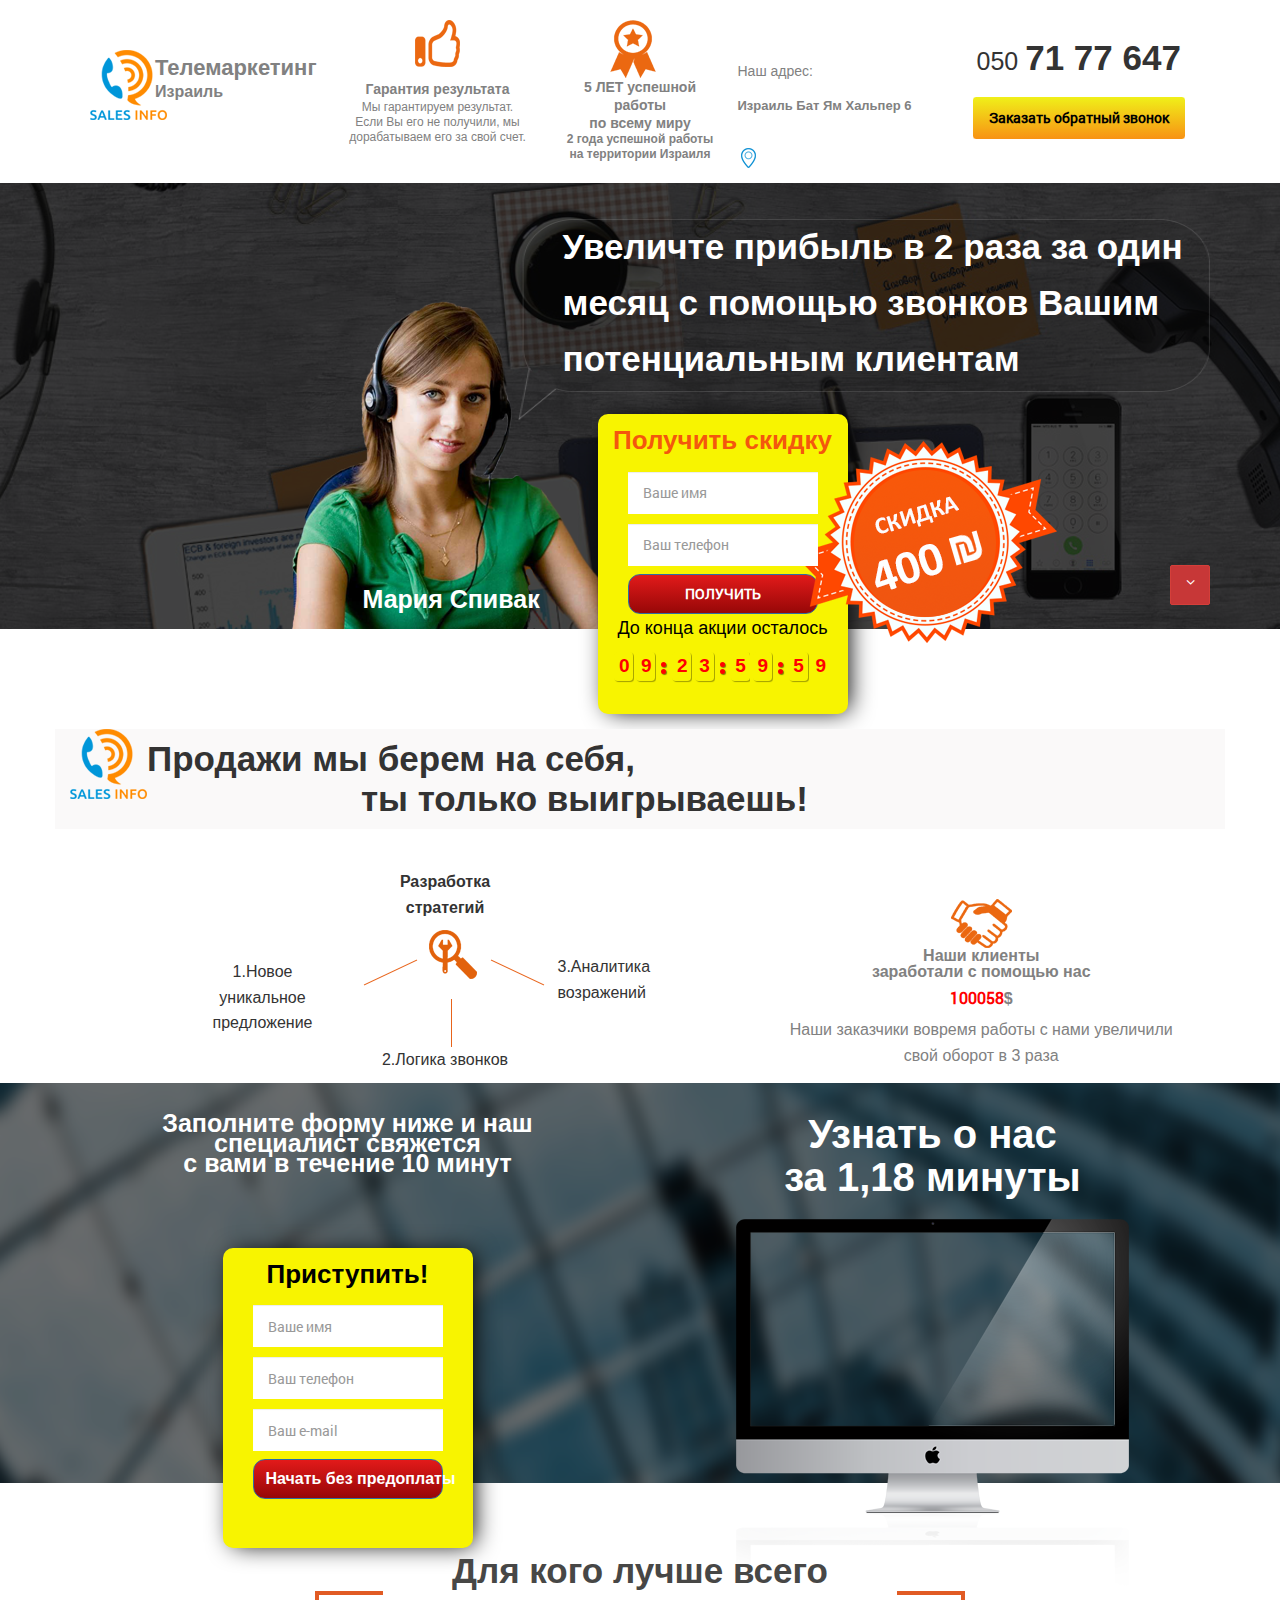
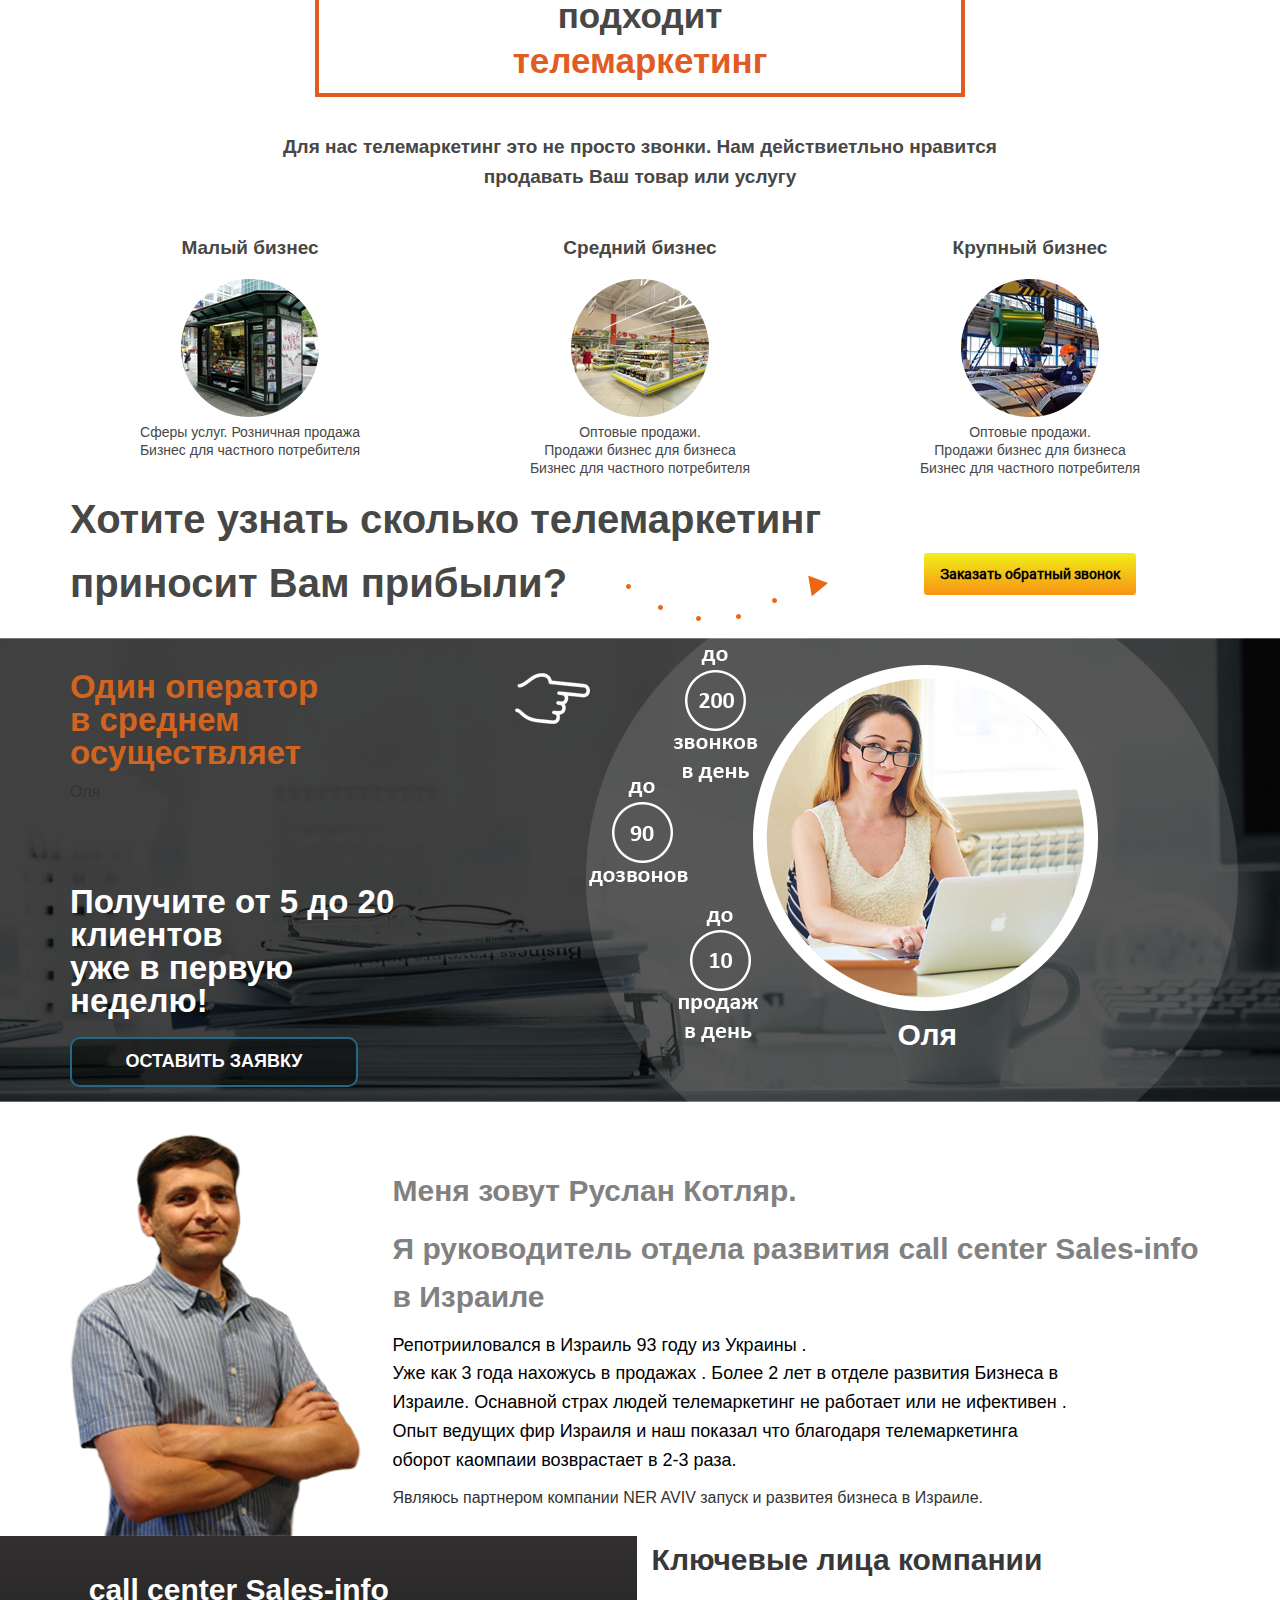
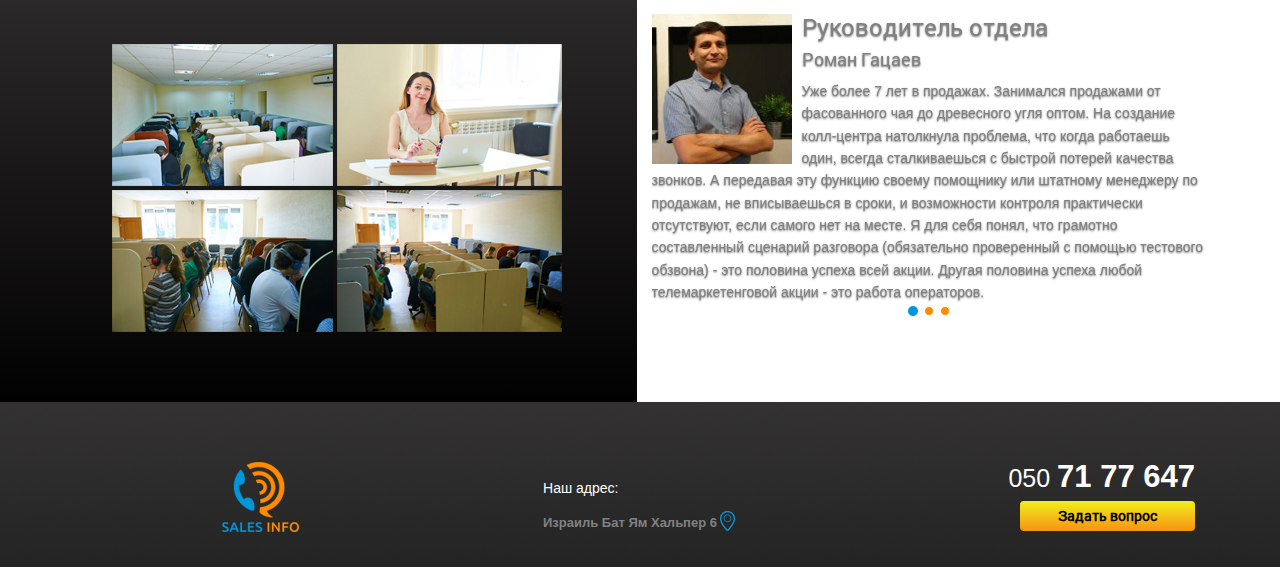
<file: israel3/index.html>
<!DOCTYPE html>
<!--[if lt IE 7 ]><html class="ie ie6" lang="en"> <![endif]-->
<!--[if IE 7 ]><html class="ie ie7" lang="en"> <![endif]-->
<!--[if IE 8 ]><html class="ie ie8" lang="en"> <![endif]-->
<!--[if (gte IE 9)|!(IE)]><!--><html lang="ru"> <!--<![endif]-->

<head>

	<meta charset="utf-8">

	<title>Заголовок</title>
	<meta name="description" content="">

	<link rel="shortcut icon" href="img/favicon/favicon.ico" type="image/x-icon">
	<link rel="apple-touch-icon" href="img/favicon/apple-touch-icon.png">
	<link rel="apple-touch-icon" sizes="72x72" href="img/favicon/apple-touch-icon-72x72.png">
	<link rel="apple-touch-icon" sizes="114x114" href="img/favicon/apple-touch-icon-114x114.png">

	<meta http-equiv="X-UA-Compatible" content="IE=edge">
	<meta name="viewport" content="width=device-width, initial-scale=1, maximum-scale=1">

	<link rel="stylesheet" href="libs/bootstrap/css/bootstrap-grid.min.css">
	<link rel="stylesheet" href="libs/bootstrap/css/bootstrap.css">
	<link rel="stylesheet" href="css/fonts.css">
	<link rel="stylesheet" href="libs/timer/assets/countdown/jquery.countdown.css">
	<link rel="stylesheet" href="css/main.css">
	<link rel="stylesheet" href="css/media.css"> 
	<link rel="stylesheet" href="libs/font-awesome-4.6.2/font-awesome-4.6.2/css/font-awesome.min.css">


	



</head>

<body>

	<header class="header">

		<div class="container">
			<div class="row">

				<div class="col-lg-3 col-md-3 col-sm-4 col-xs-12 ">
					<div class="top-logo-block">
						
						<div class="img-logo">
							<a href="#"><img src="img/logo.png" alt=""></a>
						</div>

						<div class="top-logo-text">
							<p>Телемаркетинг</p>
							<p>Израиль</p>
						</div>

					</div>
				</div>

				<div class="col-lg-2 col-md-2 col-sm-4 col-xs-12 top-like-block-def">
					<div class="top-like-block">
						
						<div class="img-like">
							<a href="#"><img src="img/like-top-icon.png" alt=""></a>
						</div>

						<div class="top-like-text">
							<p>Гарантия результата</p>
							<p>Мы гарантируем результат. <br>
								Если Вы его не получили, мы <br>
								дорабатываем его за свой счет.
							</p>
						</div>

					</div>
				</div>

				<div class="col-lg-2 col-md-2 col-sm-4 col-xs-12 top-star-block-def">
					<div class="top-star-block">
						
						<div class="img-star">
							<a href="#"><img src="img/star-top-icon.png" alt="star"></a>
						</div>

						<div class="top-star-text">
							<p>5 ЛЕТ успешной работы <br> по всему миру</p>
							<p>2 года успешной работы <br>
								на территории Израиля
							</p>
						</div>

					</div>
				</div>

				<div class="col-lg-2 col-md-2 col-sm-6 col-xs-12 top-adress-block-def">
					<div class="top-adress-block">

						<div class="top-adress-text">
							<p>Наш адрес:</p>
							<p>Израиль Бат Ям Хальпер 6</p>
						</div>

						<div class="img-adress">
							<a href="#"><img src="img/loc-top-icon.png" alt="loc"></a>
						</div>

					</div>
				</div>

				<div class="col-lg-3 col-md-3 col-sm-6 col-xs-12 top-tel-block-def">

					<div class="top-tel-text">
						<p>050 <span>71 77 647</span></p>
					</div>

					<button type="button" class="btn btn-warning " data-toggle="modal" data-target=".bs-example-modal-sm">Заказать обратный звонок</button>
				</div>

			</div>
		</div>

	</header>

	<div class="call">
		<div class="container">
			<div class="row">

				<div class="col-lg-9 col-lg-offset-3 col-md-8 col-md-offset-4 col-sm-8 col-sm-offset-4 col-xs-12">

					<div class="say-operator">
						<p>Увеличте прибыль в 2 раза за один <br> месяц с помощью звонков Вашим потенциальным клиентам</p>
					</div>

					<div class="click">
						<a href="#sale" class="btn btn-danger"><i class="fa fa-angle-down" aria-hidden="true"></i></a>
					</div>

					<div class="name-operator hidden-xs">
						<p>Мария Спивак</p>
					</div>


				</div>

			</div>
		</div>
	</div>

	<div class="sale" id="sale">
		<div class="container">
			<div class="row">

				<div class="col-lg-7 col-lg-offset-5 col-md-7 col-md-offset-5 col-sm-7 col-sm-offset-5 col-xs-12 sale-block-form">

					<div class="visib-girl visible-xs">
						<img src="img/girl-green.png" alt="">
					</div>
					<div class="wrap-sale-block-form">
						<div class="top-text">
							<p> Получить скидку</p>
						</div>
						<div class="form-input">
							<input type="text" class="form-control" placeholder="Ваше имя">
							<input type="tel" class="form-control" placeholder="Ваш телефон">
						</div>
						<div class="wrap-but">
							<button type="button" class="btn btn-primary">Получить</button>
						</div>
						<div class="bot-text">
							<p>До конца акции осталось</p>
						</div>
						<div id="countdown"></div>
						<div class="icon-sale-block-form hidden-xs">
						<img src="img/sale-icon.png" alt="">
					</div>
					</div>
					
				</div>

				
					<div class="col-lg-12 col-md-12 col-sm-12 col-xs-12 sale-icon-logo-block">
						<div class="sale-icon-logo">
							<img src="img/logo.png" alt="">
						</div>
						<div class="sale-top-text">
							<p><pre>Продажи мы берем на себя, <br>                      ты только выигрываешь!</pre></p>
						</div>
					</div>

					<div class="col-lg-6 col-lg-offset-1 col-md-6 col-md-offset-1 col-sm-12 col-xs-12 wrap-left-block-sale">

						<div class="row">
							<div class="col-lg-4 col-md-4 col-sm-4 col-xs-4">
								<div class="up-left-text">
									<p>1.Новое уникальное <br> предложение</p>
								</div>
							</div>
							<div class="col-lg-4 col-md-4 col-sm-4 col-xs-4">
								<div class="up-center-text">
									<p>Разработка стратегий</p>
								</div>
								<div class="center-img">
									<img src="img/key-icon.png" alt="">
								</div>
								<div class="down-center-text">
									<p>2.Логика звонков</p>
								</div>
							</div>
							<div class="col-lg-4 col-md-4 col-sm-4 col-xs-4">
								<div class="up-right-text">
									<p>3.Аналитика <br> возражений</p>
								</div>
							</div>
						</div>

					</div>

					<div class="col-lg-5 col-md-5 col-sm-12 col-xs-12 wrap-right-block-sale">
						<div class="right-img">
							<img src="img/icon-hand.png" alt="">
						</div>
						<div class="right-block-sale-text">
							<p>Наши клиенты <br> заработали с помощью нас <br></p> <div id="test"></div><div class="test-dollar"><p>$</p></div>
						</div>
						<div class="right-block-sale-text2">
							<p>Наши заказчики вовремя работы с нами увеличили <br> свой оборот в 3 раза</p>
						</div>
					</div>
				
			</div>
		</div>
	</div>

	<div class="callback">
		<div class="container">
			<div class="row">
				
				<div class="col-lg-6 col-md-6 col-sm-12 col-xs-12">
					<div class="callback-text">
						<p>Заполните форму ниже и наш <br> специалист свяжется <br> с вами в течение 10 минут</p>
					</div>
					<div class="wrap-sale-block-form-down">
						<div class="top-text">
							<p> Приступить! </p>
						</div>
						<div class="form-input">
							<input type="text" class="form-control" placeholder="Ваше имя">
							<input type="tel" class="form-control" placeholder="Ваш телефон">
							<input type="email" class="form-control" placeholder="Ваш e-mail">
						</div>
						<div class="wrap-but">
							<button type="button" class="btn btn-primary">Начать без предоплаты</button>
						</div>
					</div>

				</div>
				<div class="col-lg-6 col-md-6 col-sm-12 col-xs-12">
					<div class="callback-text2">
						<p>Узнать о нас <br> за 1,18 минуты </p>
					</div>
				<div class="pc_apple">
						<img src="img/bg-video1.png" alt="apple">
						<div class="wrap_video">
							<iframe width="560" height="315" src="https://www.youtube.com/embed/wqFH-NZUfQ4" frameborder="0" allowfullscreen></iframe>
						</div>
						
					</div>

				</div>

			</div>
		</div>
	</div>

	<div class="telemarketing">
		<div class="container">
			<div class="row">

				<div class="col-lg-12 col-md-12 col-sm-12 col-xs-12">
					<div class="wrap-fieldset">
					<fieldset>
					<legend>Для кого лучше всего подходит</legend>
					<p>телемаркетинг</p>
					</fieldset>
					</div>
					<div class="telemarketing-text">
						<p>Для нас телемаркетинг это не просто звонки. Нам действиетльно нравится <br> продавать Ваш товар или услугу</p>
					</div>
				</div>

			</div>

			<div class="row">
				<div class="col-lg-4 col-md-4 col-sm-4 col-xs-12">
					<div class="telemarketing-left-img-top-text">
						<p>Малый бизнес</p>
					</div>
					<div class="telemarketing-left-img">
						<img src="img/left-img.png" alt="">
					</div>
					<div class="telemarketing-left-img-down-text">
						<p>Сферы услуг. Розничная продажа <br> Бизнес для частного потребителя</p>
					</div>
				</div>
				<div class="col-lg-4 col-md-4 col-sm-4 col-xs-12">
					<div class="telemarketing-left-img-top-text">
						<p>Средний бизнес</p>
					</div>
					<div class="telemarketing-left-img">
						<img src="img/img-center.png" alt="">
					</div>
					<div class="telemarketing-left-img-down-text">
						<p>Оптовые продажи. <br> Продажи бизнес для бизнеса <br> Бизнес для частного потребителя</p>
					</div>
				</div>
				<div class="col-lg-4 col-md-4 col-sm-4 col-xs-12">
					<div class="telemarketing-left-img-top-text">
						<p>Крупный бизнес</p>
					</div>
					<div class="telemarketing-left-img">
						<img src="img/img-right.png" alt="">
					</div>
					<div class="telemarketing-left-img-down-text">
						<p>Оптовые продажи. <br> Продажи бизнес для бизнеса <br> Бизнес для частного потребителя</p>
					</div>
				</div>
			</div>	

			<div class="row">
				<div class="col-lg-9 col-md-9 col-sm-9 col-xs-12">
					<div class="telemarketing-down-text">
						<p>Хотите узнать сколько телемаркетинг <br> приносит Вам прибыли?</p>
						<img src="img/arrow.png" alt="">
					</div>
				</div>
				<div class="col-lg-2 col-md-2 col-sm-2 col-xs-12">
					<div class="button-tele">
						<button type="button" class="btn btn-warning" data-toggle="modal" data-target=".bs-example-modal-sm">Заказать обратный звонок</button>
					</div>
				</div>
			</div>

			</div>

		</div>

		<div class="one-operator">
			<div class="container">
				<div class="row">

					<div class="col-lg-4 col-md-4 col-sm-12 col-xs-12">
						<div class="one-operator-left-top-text">
							<p>Один оператор <br> в среднем осуществляет</p>
						</div>	
						<div class="icon-visib visible-sm">
							<div class="call-200">
								<img src="img/200.png" alt="">
							</div>
							<div class="call-90">
								<img src="img/90.png" alt="">
							</div>
							<div class="call-10">
								<img src="img/10.png" alt="">
							</div>
						</div>
						<div class="icon-visibxs visible-xs">
							<div class="call-200">
								<img src="img/200.png" alt="">
							</div>
							<div class="call-90">
								<img src="img/90.png" alt="">
							</div>
							<div class="call-10">
								<img src="img/10.png" alt="">
							</div>
						</div>
						<div class="operator-visib visible-sm visible-xs">
							<img src="img/olga.png" alt="">
						</div>
						<div class="visib-one-operator-name">
								<p>Оля</p>
							</div>
						<div class="one-operator-left-down-text">
							<p>Получите от 5 до 20 <br> клиентов <br> уже в первую <br> неделю!</p>
						</div>
						<div class="one-operator-button">
							<button type="button" class="btn btn-default" data-toggle="modal" data-target=".bs-example-modal-sm">Оставить заявку</button>
						</div>
					</div>
					<div class="col-lg-8 col-md-8 col-sm-12 col-xs-12 display-none">
						<div class="col-lg-5 col-md-5 col-sm-4 col-xs-4">
							<div class="icon-one-operator ">
								<img src="img/finger-icon.png" alt="">
							</div>
							<div class="call-200">
								<img src="img/200.png" alt="">
							</div>
							<div class="call-90">
								<img src="img/90.png" alt="">
							</div>
							<div class="call-10">
								<img src="img/10.png" alt="">
							</div>
						</div>
						<div class="col-lg-7 col-md-7 col-sm-7 col-xs-7">
							<div class="one-operator-photo">
								<img src="img/olga.png" alt="">
							</div>
							<div class="one-operator-name">
								<p>Оля</p>
							</div>
						</div>
					</div>

				</div>
			</div>
		</div>

		<div class="call-center-info">
			<div class="container">
				<div class="row">
					<div class="col-lg-3 col-md-3 col-sm-3 col-xs-12">
						<div class="ruslan">
							<img src="img/ruslan.png" alt="">
						</div>
					</div>
					<div class="col-lg-9 col-md-9 col-sm-9 col-xs-12">
						<div class="call-center-info-text">
							<p>Меня зовут Руслан Котляр.</p>
							<p>Я руководитель отдела развития call center Sales-info в Израиле</p>
							<p>Репотрииловался в Израиль 93 году из Украины .<br>
								Уже как 3 года нахожусь в продажах . Более 2 лет в отделе развития Бизнеса в <br> Израиле.
								Оснавной страх людей  телемаркетинг  не работает или не ифективен .<br>
								Опыт ведущих фир Израиля и наш показал что благодаря телемаркетинга <br> оборот каомпаии возврастает в 2-3 раза.
							</p>
							<p>Являюсь партнером компании NER AVIV запуск и развитея бизнеса в Израиле.
							</p>

						</div>
					</div>
				</div>
				<div class="row">
					<div class="col-lg-6 col-md-6 col-sm-12 col-xs-12 call-center-info-dark">
						<div class="call-center-info-dark-toptext">
							<p>call center Sales-info</p>
						</div>
						<div class="call-center-info-img">
							<img src="img/left-top.png" alt="">
							<img src="img/right-top.png" alt="">
							<img src="img/left-down.png" alt="">
							<img src="img/right-down.png" alt="">
						</div>
					</div>
					<div class="col-lg-6 col-md-6 col-sm-12 col-xs-12">
						<div class="call-center-info-person">
							<p>Ключевые лица компании</p>
						</div>	

						<!--Слайдер-->
						<div id="carousel" class="carousel slide">
							<!--Индикаторы-->
							<ol class="carousel-indicators">

								<li class="active" data-target="#carousel" data-slide-to="0"></li>
								<li data-target="#carousel" data-slide-to="1"></li>
								<li data-target="#carousel" data-slide-to="2"></li>

							</ol>
							<!--Слайды-->
							<div class="carousel-inner">

								<div class="item active">
									<img src="img/ruslan1.png" alt="">
									<div class="carousel-caption">
									<h3>Руководитель отдела</h3>
									<h4>Роман Гацаев</h4>
									<p>Уже более 7 лет в продажах. Занимался продажами от фасованного чая до древесного угля оптом. На создание колл-центра натолкнула проблема, что когда работаешь один, всегда сталкиваешься с быстрой потерей качества звонков. А передавая эту функцию своему помощнику или штатному менеджеру по продажам, не вписываешься в сроки, и возможности контроля практически отсутствуют, если самого нет на месте.  
										Я для себя понял, что грамотно составленный сценарий разговора (обязательно проверенный с помощью тестового обзвона) - это половина успеха всей акции. Другая половина успеха любой телемаркетенговой акции - это работа операторов.
										
									</p>
								</div>

								</div>

								<div class="item">

									<div class="item active">
									<img src="img/ruslan2.png" alt="">
									<div class="carousel-caption">
									<h3>Руководитель отдела</h3>
									<h4>Роман Гацаев</h4>
									<p>Уже более 7 лет в продажах. Занимался продажами от фасованного чая до древесного угля оптом. На создание колл-центра натолкнула проблема, что когда работаешь один, всегда сталкиваешься с быстрой потерей качества звонков. А передавая эту функцию своему помощнику или штатному менеджеру по продажам, не вписываешься в сроки, и возможности контроля практически отсутствуют, если самого нет на месте.  
										Я для себя понял, что грамотно составленный сценарий разговора (обязательно проверенный с помощью тестового обзвона) - это половина успеха всей акции. Другая половина успеха любой телемаркетенговой акции - это работа операторов.
										
									</p>
								</div>

								</div>

								</div>

								<div class="item">

									<div class="item active">
									<img src="img/olga1.png" alt="">
									<div class="carousel-caption">
									<h3>Руководитель отдела</h3>
									<h4>Роман Гацаев</h4>
									<p>Уже более 7 лет в продажах. Занимался продажами от фасованного чая до древесного угля оптом. На создание колл-центра натолкнула проблема, что когда работаешь один, всегда сталкиваешься с быстрой потерей качества звонков. А передавая эту функцию своему помощнику или штатному менеджеру по продажам, не вписываешься в сроки, и возможности контроля практически отсутствуют, если самого нет на месте.  
										Я для себя понял, что грамотно составленный сценарий разговора (обязательно проверенный с помощью тестового обзвона) - это половина успеха всей акции. Другая половина успеха любой телемаркетенговой акции - это работа операторов.
										
								</div>

								</div>

								</div>

							</div>
						</div>
						<!--Слайдер конец-->
					</div>
				</div>
			</div>
		</div>

		<footer class="footer">
			<div class="container">
				<div class="row">
					<div class="col-lg-4 col-md-4 col-sm-4 col-xs-12">
							<div class="img-logo-footer">
							<a href="#"><img src="img/logo.png" alt=""></a>
						</div>
					</div>
					<div class="col-lg-4 col-md-4 col-sm-4 col-xs-12">
						<div class="footer-adress-block">

						<div class="footer-adress-text">
							<p>Наш адрес:</p>
							<p>Израиль Бат Ям Хальпер 6</p>
						</div>

						<div class="img-adress-footer">
							<a href="#"><img src="img/loc-top-icon.png" alt="loc"></a>
						</div>

					</div>
					</div>
					<div class="col-lg-4 col-md-4 col-sm-4 col-xs-12 footer-number">
						<div class="footer-tel-text">
						<p>050 <span>71 77 647</span></p>
					</div>

					<button type="button" class="btn btn-warning" data-toggle="modal" data-target=".bs-example-modal-sm">Задать вопрос</button>
					</div>
				</div>
			</div>
		</footer>
	

	<div class="modal fade bs-example-modal-sm" tabindex="-1" role="dialog" aria-labelledby="mySmallModalLabel" aria-hidden="true">
  <div class="modal-dialog modal-sm">
  	<div class="modal-content">
  		
  			

  				<div class="wrap-sale-block-form-down">
						<div class="top-text">
							<p> Приступить! </p>
						</div>
						<div class="form-input">
							<input type="text" class="form-control" placeholder="Ваше имя">
							<input type="tel" class="form-control" placeholder="Ваш телефон">
							<input type="email" class="form-control" placeholder="Ваш e-mail">
						</div>
						<div class="wrap-but">
							<button type="button" class="btn btn-primary">Начать без предоплаты</button>
						</div>
					</div>
  				
  			
  		
  	</div>
  </div>
</div>


	
	<div class="hidden">
		<div id="countdown"></div>
	</div>

	<div class="loader">
		<div class="loader_inner"></div>
	</div>
	
	<script src="libs/jquery/jquery-1.11.2.min.js"></script>
	<script src="libs/odometr/common.js"></script>
	<script src="libs/timer/assets/countdown/jquery.countdown.js"></script>
	<script src="libs/timer/assets/js/script.js"></script>
	<script src="libs/bootstrap/js/bootstrap.js"></script>

	

	
</body>
</html>
</file>
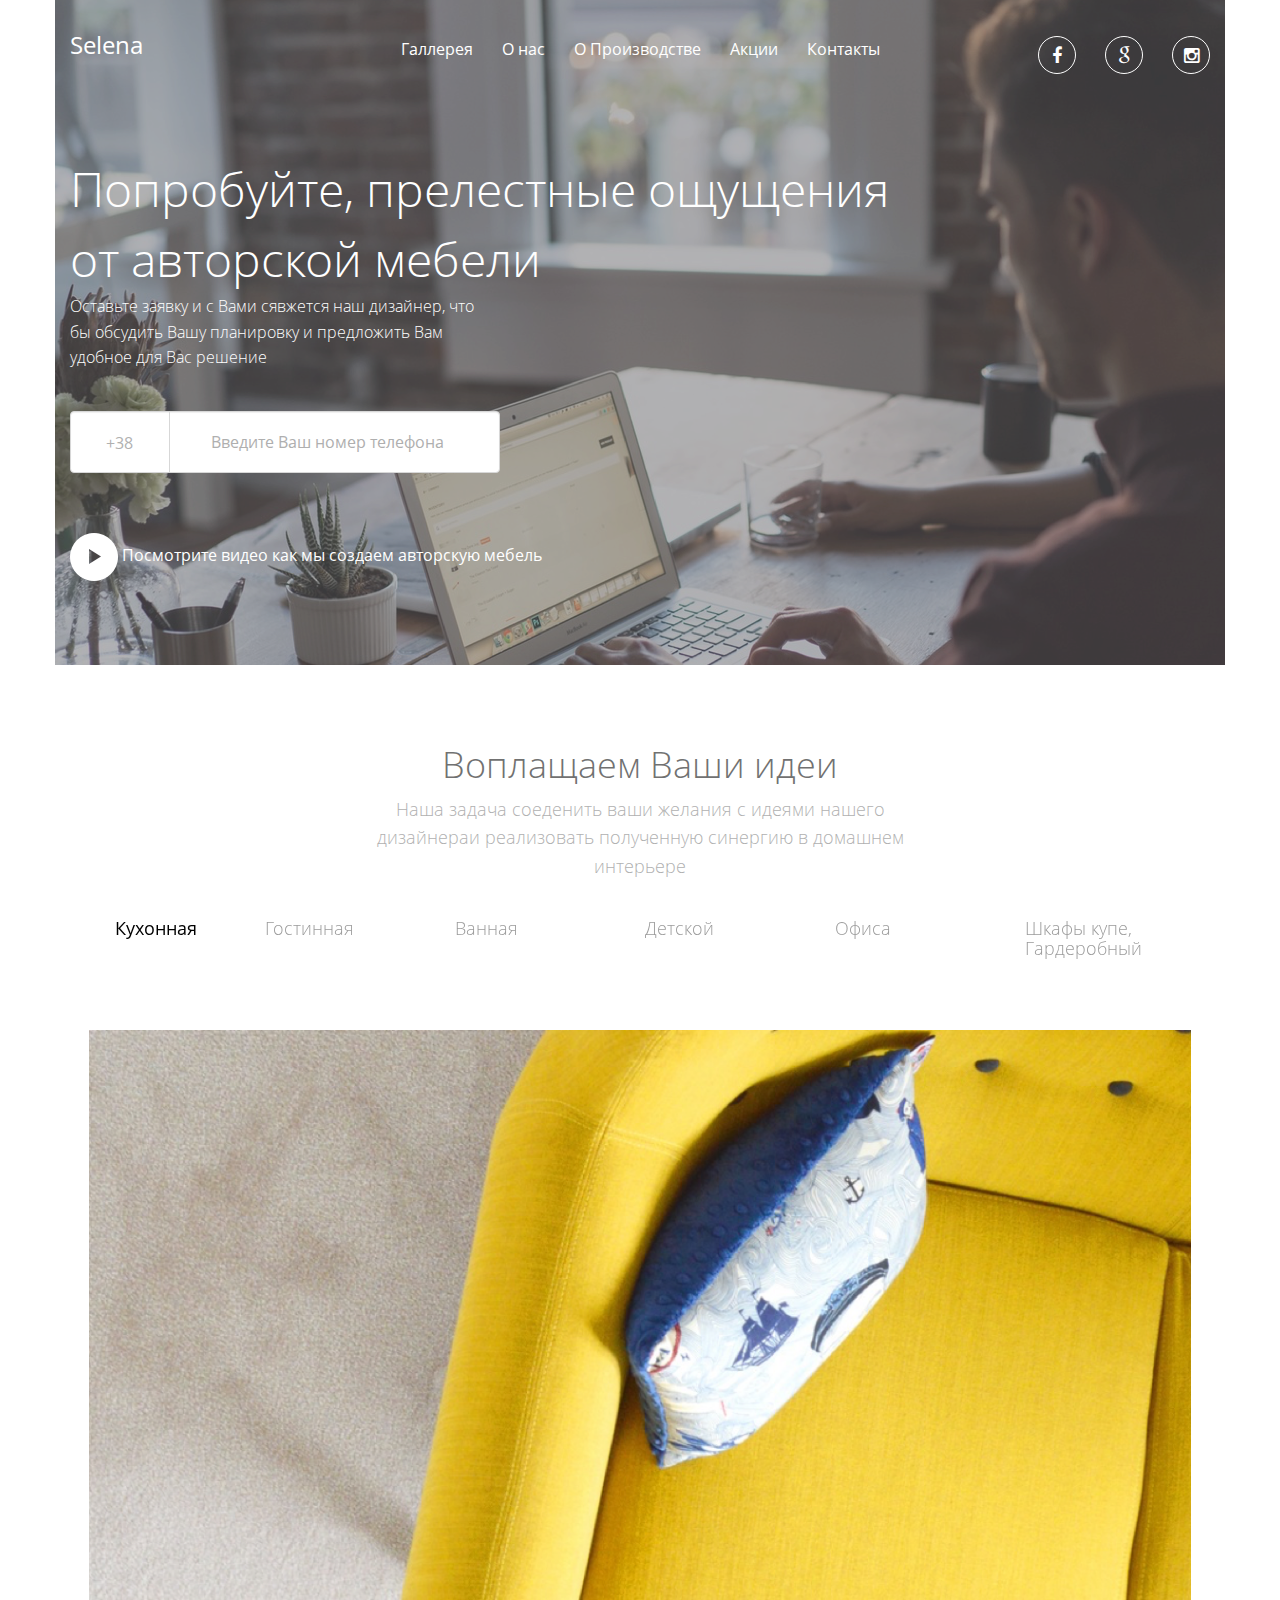
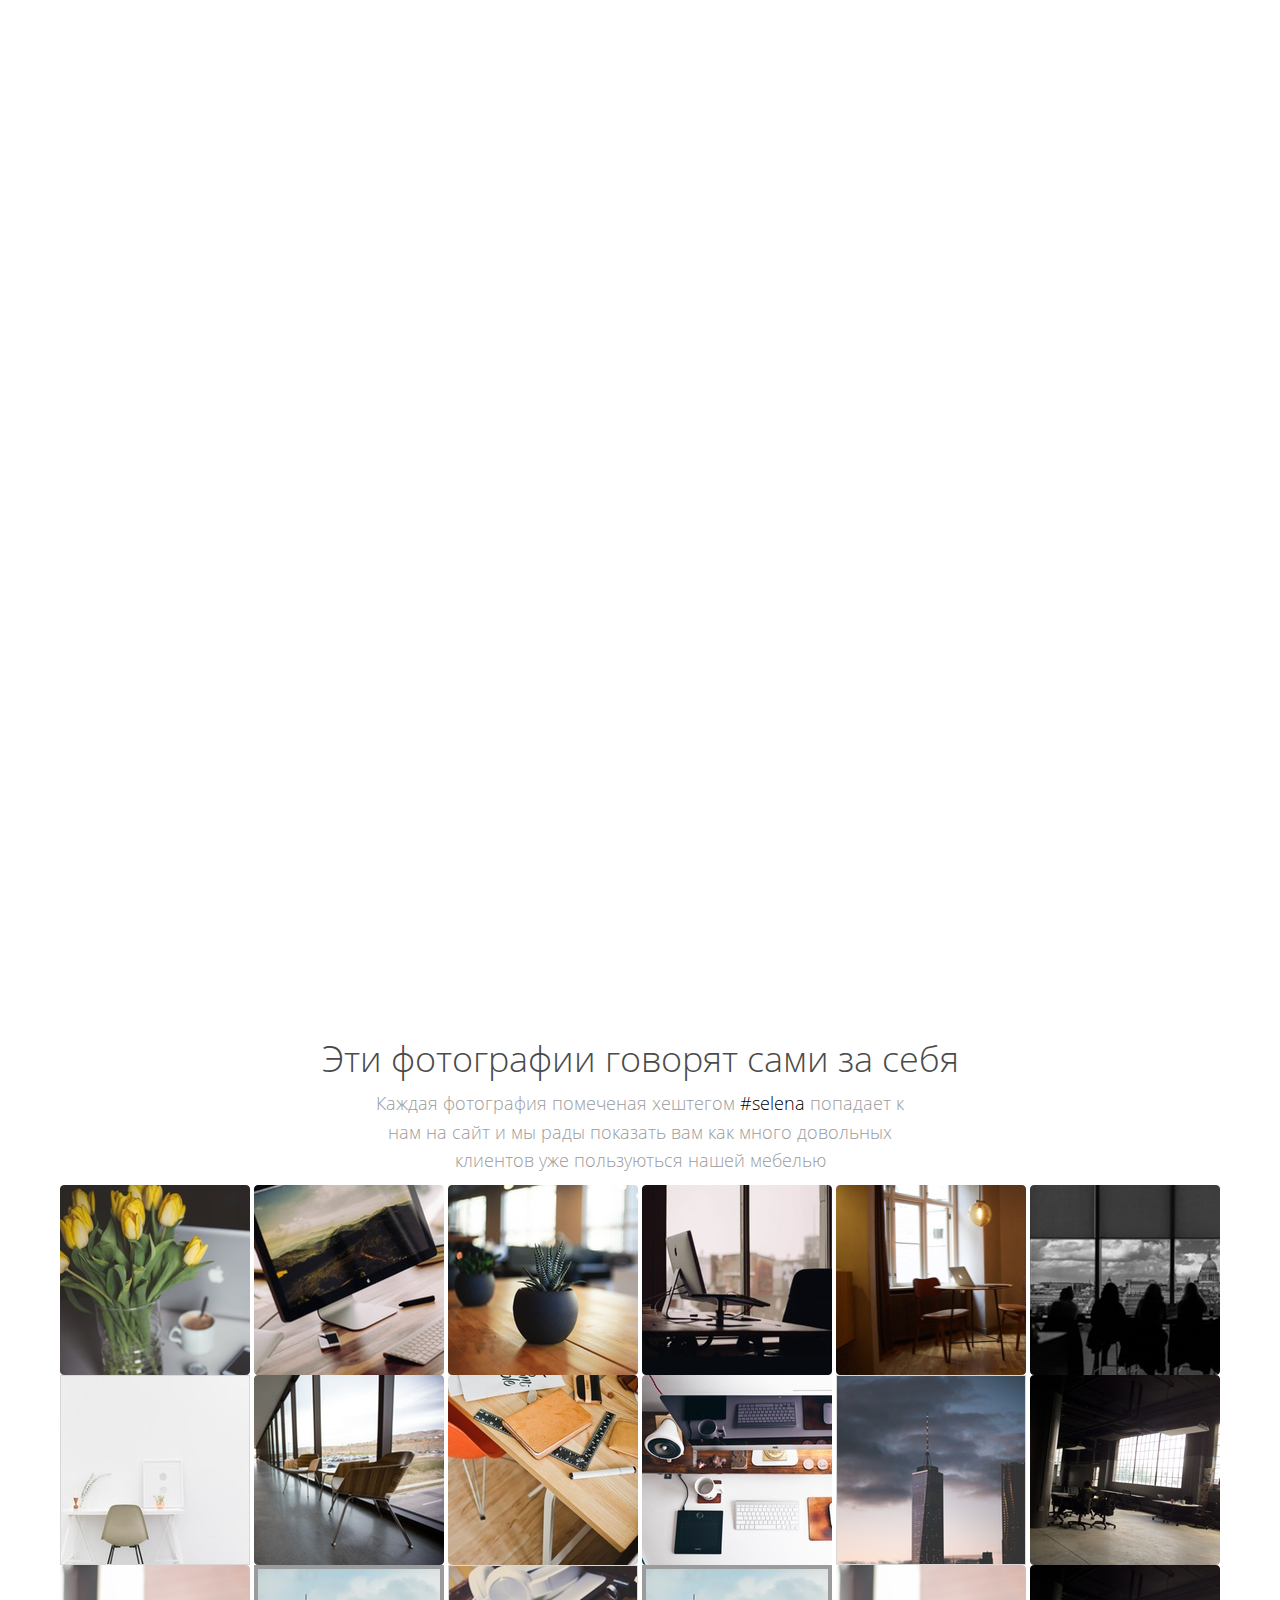
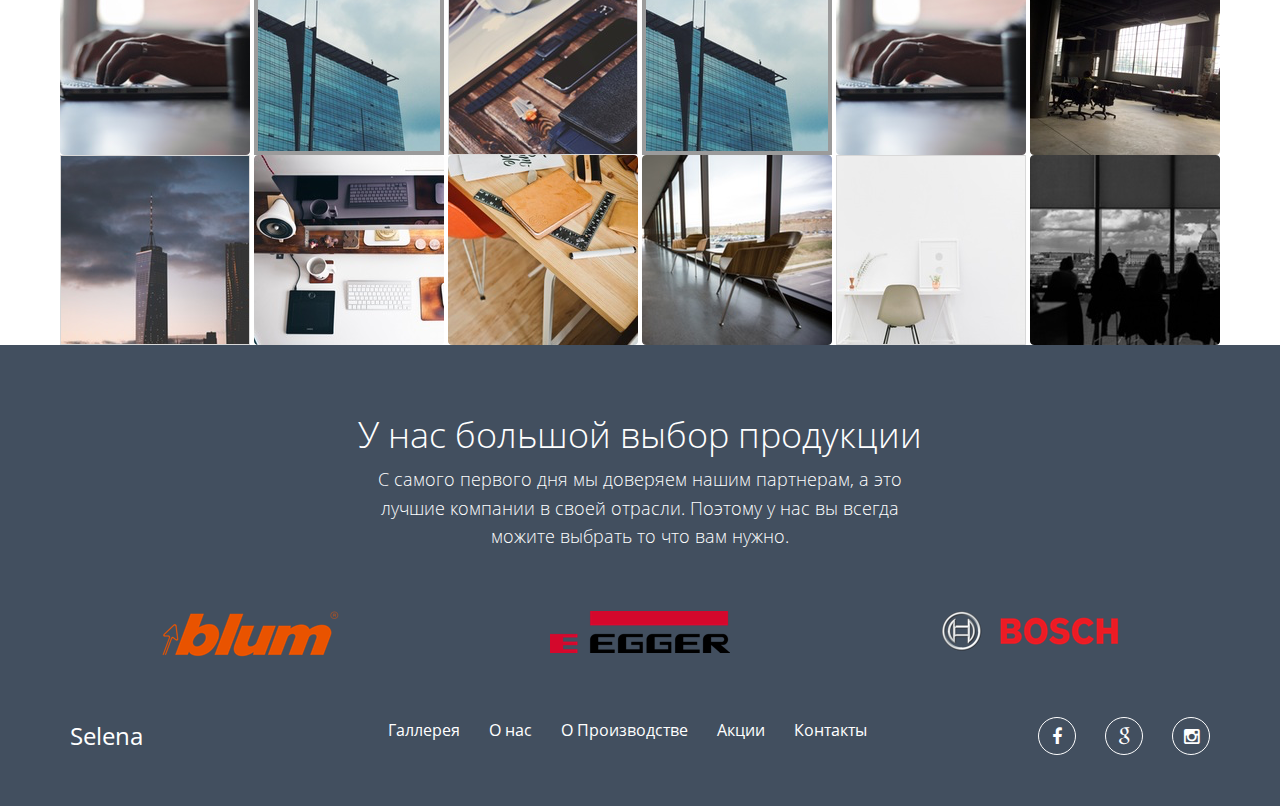
<file: testDrive/index.html>
<!DOCTYPE html>
<!--[if lt IE 7 ]><html class="ie ie6" lang="en"> <![endif]-->
<!--[if IE 7 ]><html class="ie ie7" lang="en"> <![endif]-->
<!--[if IE 8 ]><html class="ie ie8" lang="en"> <![endif]-->
<!--[if (gte IE 9)|!(IE)]><!--><html lang="ru"> <!--<![endif]-->

<head>

	<meta charset="utf-8">

	<title>Test</title>
	<meta name="description" content="">

	<link rel="shortcut icon" href="img/favicon/favicon.ico" type="image/x-icon">
	<link rel="apple-touch-icon" href="img/favicon/apple-touch-icon.png">
	<link rel="apple-touch-icon" sizes="72x72" href="img/favicon/apple-touch-icon-72x72.png">
	<link rel="apple-touch-icon" sizes="114x114" href="img/favicon/apple-touch-icon-114x114.png">

	<meta http-equiv="X-UA-Compatible" content="IE=edge">
	<meta name="viewport" content="width=device-width, initial-scale=1, maximum-scale=1">

	<link rel="stylesheet" href="libs/bootstrap/css/bootstrap-grid.min.css">
	<link rel="stylesheet" href="libs/bootstrap/css/bootstrap.css">
	<link rel="stylesheet" href="libs/font-awesome/css/font-awesome.min.css">
	<link rel="stylesheet" href="libs/linea/styles.css">
	<link rel="stylesheet" href="libs/animate/animate.css">
	<link rel="stylesheet" href="libs/magnific-popup/magnific-popup.css">
	<link rel="stylesheet" href="css/fonts.css">
	
	
	<link rel="stylesheet" href="libs/slick/slick.css">
	<link rel="stylesheet" href="libs/slick/slick-theme.css">
	<link rel="stylesheet" href="libs/animate/animate.min.css">
	<link rel="stylesheet" href="css/main.css">
	<link rel="stylesheet" href="css/media.css">
	
	<script src="libs/modernizr/modernizr.js"></script>

</head>

<body>

	<!--BEGIN HEADER-->
	<header class="wrap_header">

		<div class="header_top">
			<div class="container">
				<div class="row">

					<div class="col-sm-12 side_block">

						<button class="toggle_mnu">
							<span id='sandwich'>
								<span class='sw-topper'></span>
								<span class='sw-bottom'></span>
								<span class='sw-footer'></span>
							</span>
						</button>

						<div class="wrap_nav">

							<nav class="top_mnu_side">
								<div class="top_mnu_side_header">
									<h3>Меню</h3>
								</div>

								<ul>
									<li><a href="#"> Галлерея </a></li>
									<li><a href="#"> О нас </a></li>
									<li><a href="#"> О Производстве </a></li>
									<li><a href="#"> Контакты </a></li>
								</ul>

								<div class="top_mnu_side_adres">
									<p> Г.Одесса, 6км <br> Овидиопольской дороги <br> ТЦ 	&#171; Шестой элемент	&#187; </p>
								</div>

								<div class="top_mnu_side_contact">
									<p> +380 95 - 080 - 95 - 52 <br> salon@selenamebel.com.ua </p>
								</div>
							</nav>

						</div>	

					</div>
					
					<div class="col-lg-3 col-md-3 col-sm-3 col-xs-6 logo">
						<div class="logo_page">
							<a href="#"> Selena </a>
						</div>
					</div>

					<div class="col-lg-6 col-md-6 col-sm-6 col-xs-12 nav_top">
						<div class="nav_top_mnu">
							<ul>
								<li><a href="#"> Галлерея </a></li>
								<li><a href="#"> О нас </a></li>
								<li><a href="#"> О Производстве </a></li>
								<li><a href="#"> Акции </a></li>
								<li><a href="#"> Контакты </a></li>
							</ul>
						</div>
					</div>

					<div class="col-lg-3 col-md-3 col-sm-3 col-xs-12 social_icon">
						<div class="social_link">
							<ul>
								<li><a href="#"> <i class="fa fa-facebook" aria-hidden="true"></i> </a></li>
								<li><a href="#"> <i class="fa fa-google" aria-hidden="true"></i> </a></li>
								<li><a href="#"> <i class="fa fa-instagram" aria-hidden="true"></i> </a></li>
							</ul>
						</div>
					</div>
					
				</div>

				<div class="row">

					<div class="col-xs-12 ">

						<div class="header_deskr">
							<p> Попробуйте, прелестные ощущения <br> от авторской мебели</p>
						</div>

						<div class="header_deskr_down">
							<p> Оставьте заявку и с Вами сявжется наш дизайнер, что <br> бы обсудить Вашу планировку и предложить Вам <br> удобное для Вас решение</p>
						</div>
						
						<div class="input">
							<input type="text" class="form-control" placeholder="Введите Ваш номер телефона">
						</div>

						<div class="play_video">
							<a href="#"><img src="img/play-icon.png" alt=""></a>
							<p> Посмотрите видео как мы создаем авторскую мебель</p>
						</div>

					</div>				

				</div>

			</div>
		</div>

	</header>
	<!--END HEADER-->

	<!--BEGIN GALLERY-->
	<section class="gallery">
		<div class="container">
			<div class="row">
				<div class="col-sm-12">
					<div class="gallery_title">
						<h3>Воплащаем Ваши идеи</h3>
					</div>
					<div class="gallery_text">
						<p>Наша задача соеденить ваши желания с идеями нашего <br> дизайнераи реализовать полученную синергию в домашнем <br> интерьере</p>
					</div>
				</div>
			</div>
			<div class="row">
				<div class="col-xs-12">
					<div class="img_sl">
						<img src="img/image_2.png" alt="">
						<img src="img/image_2.png" alt="">
						<img src="img/image_2.png" alt="">
						<img src="img/image_2.png" alt="">
						<img src="img/image_2.png" alt="">
						<img src="img/image_2.png" alt="">
					</div>
				</div>
			</div>
		</div>
	</section>
	<!--END GALLERY-->
<!--BEGIN IDEA-->
	<section class="idea">
		<div class="container">
			<div class="row">
				<div class="col-sm-12">
					<div class="idea_title">
						<h3>Воплащаем Ваши идеи</h3>
					</div>
					<div class="idea_text">
						<p>Наша задача соеденить ваши желания с идеями нашего <br> дизайнераи реализовать полученную синергию в домашнем <br> интерьере</p>
					</div>
				</div>
			</div>
			<div class="row">
				<div class="idea_icon">

					<div class="col-lg-4 col-md-4 col-sm-4 col-sm-12 idea_icon_block">
						<div class="idea_icon_wrap_bg">
							<i class="img1"></i>
						</div>
						<div class="idea_icon_wrap_title">
							<h4>Персональный подход</h4>
						</div>
						<div class="idea_icon_wrap_text">
							<p>The purpose of your brochure may differ from business to business. Some are designed to display services, whereas others are focused on selling an idea. 
							</p>
						</div>
					</div>

					<div class="col-lg-4 col-md-4 col-sm-4 col-sm-12 idea_icon_block">
						<div class="idea_icon_wrap_bg2">
							<i class="img2"></i>
						</div>
						<div class="idea_icon_wrap_title2">
							<h4>Дизайнерские решения</h4>
						</div>
						<div class="idea_icon_wrap_text2">
							<p>The purpose of your brochure may differ from business to business. Some are designed to display services, whereas others are focused on selling an idea. 
							</p>
						</div>
					</div>

					<div class="col-lg-4 col-md-4 col-sm-4 col-sm-12 idea_icon_block">
						<div class="idea_icon_wrap_bg3">
							<i class="img3"></i>
						</div>
						<div class="idea_icon_wrap_title3">
							<h4>Большая сеть партнеров</h4>
						</div>
						<div class="idea_icon_wrap_text3">
							<p>The purpose of your brochure may differ from business to business. Some are designed to display services, whereas others are focused on selling an idea. 
							</p>
						</div>
					</div>

					<div class="col-lg-4 col-md-4 col-sm-4 col-sm-12 idea_icon_block">
						<div class="idea_icon_wrap_bg4">
							<i class="img4"></i>
						</div>
						<div class="idea_icon_wrap_title4">
							<h4>Сервисное обслуживание</h4>
						</div>
						<div class="idea_icon_wrap_text4">
							<p>The purpose of your brochure may differ from business to business. Some are designed to display services, whereas others are focused on selling an idea. 
							</p>
						</div>
					</div>

					<div class="col-lg-4 col-md-4 col-sm-4 col-sm-12 idea_icon_block">
						<div class="idea_icon_wrap_bg5">
							<i class="img5"></i>
						</div>
						<div class="idea_icon_wrap_title5">
							<h4>Собственное производство</h4>
						</div>
						<div class="idea_icon_wrap_text5">
							<p>The purpose of your brochure may differ from business to business. Some are designed to display services, whereas others are focused on selling an idea. 
							</p>
						</div>
					</div>

					<div class="col-lg-4 col-md-4 col-sm-4 col-sm-12 idea_icon_block">
						<div class="idea_icon_wrap_bg6">
							<i class="img6"></i>
						</div>
						<div class="idea_icon_wrap_title6">
							<h4>Визуализация решений</h4>
						</div>
						<div class="idea_icon_wrap_text6">
							<p>The purpose of your brochure may differ from business to business. Some are designed to display services, whereas others are focused on selling an idea. 
							</p>
						</div>
					</div>

				</div>
			</div>
		</div>
	</section>
	<!--END IDEA-->

	<!--BEGIN WORK PHOTO-->
	<section class="work_photo">

		<div class="container">
			<div class="row">
			
				<div class="work_photo_title">
					<h3>Эти фотографии говорят сами за себя</h3>
				</div>
				<div class="work_photo_text">
					<p>Каждая фотография помеченая хештегом <span>#selena </span>попадает к <br> нам на сайт и мы рады показать вам как много довольных <br> клиентов уже пользуються нашей  мебелью</p>
				</div>
				<div class="work_photo_photo">
					<a href="img/photo1.png"><img src="img/photo1.png" alt=""></a>
					<a href="img/photo2.png"><img src="img/photo2.png" alt=""></a>
					<a href="img/photo3.png"><img src="img/photo3.png" alt=""></a>
					<a href="img/photo4.png"><img src="img/photo4.png" alt=""></a>
					<a href="img/photo5.png"><img src="img/photo5.png" alt=""></a>
					<a href="img/photo6.png"><img src="img/photo6.png" alt=""></a>
					<a href="img/photo7.png"><img src="img/photo7.png" alt=""></a>
					<a href="img/photo8.png"><img src="img/photo8.png" alt=""></a>
					<a href="img/photo9.png"><img src="img/photo9.png" alt=""></a>
					<a href="img/photo10.png"><img src="img/photo10.png" alt=""></a>
					<a href="img/photo11.png"><img src="img/photo11.png" alt=""></a>
					<a href="img/photo12.png"><img src="img/photo12.png" alt=""></a>
					<a href="img/photo13.png"><img src="img/photo13.png" alt=""></a>
					<a href="img/photo14.png"><img src="img/photo14.png" alt=""></a>
					<a href="img/photo15.png"><img src="img/photo15.png" alt=""></a>
					<a href="img/photo14.png"><img src="img/photo14.png" alt=""></a>
					<a href="img/photo13.png"><img src="img/photo13.png" alt=""></a>
					<a href="img/photo12.png"><img src="img/photo12.png" alt=""></a>
					<a href="img/photo11.png"><img src="img/photo11.png" alt=""></a>
					<a href="img/photo10.png"><img src="img/photo10.png" alt=""></a>
					<a href="img/photo9.png"><img src="img/photo9.png" alt=""></a>
					<a href="img/photo8.png"><img src="img/photo8.png" alt=""></a>
					<a href="img/photo7.png"><img src="img/photo7.png" alt=""></a>
					<a href="img/photo6.png"><img src="img/photo6.png" alt=""></a>
				</div>
			</div>
		</div>
						
	</section>
<!--END WORK PHOTO-->


<!--BEGIN FOOTER-->
	<footer class="footer">
		<div class="container">
			<div class="row">
				<div class="col-xs-12">
					<div class="footer_title">
						<h3>У нас большой выбор продукции</h3>
					</div>
					<div class="footer_text">
						<p>С самого первого дня мы доверяем нашим партнерам, а это <br> лучшие компании в своей отрасли. Поэтому у нас вы всегда <br> можите выбрать то что вам нужно.</p>
					</div>
				</div>
			</div>
			<div class="row">

				<div class="col-lg-4 col-md-4 col-sm-4 col-xs-12 footer_logo_left">
					<a href="#"><img src="img/Blum.png" alt=""></a>
				</div>
				<div class="col-lg-4 col-md-4 col-sm-4 col-xs-12 footer_logo_center">
					<a href="#"><img src="img/egger.png" alt=""></a>
				</div>
				<div class="col-lg-4 col-md-4 col-sm-4 col-xs-12 footer_logo_right">
					<a href="#"><img src="img/Bosch.png" alt=""></a>
				</div>

			</div>

			<div class="row">
				<div class="col-lg-3 col-md-3 col-sm-3 col-xs-3 footer_logo">
					<div class="footer_logo_page">
						<a href="#"> Selena </a>
					</div>

				</div>
				<div class="col-lg-6 col-md-6 col-sm-6 col-xs-6">
					<div class="footer_list_mnu">
						<ul>
							<li><a href="#"> Галлерея </a></li>
							<li><a href="#"> О нас </a></li>
							<li><a href="#"> О Производстве </a></li>
							<li><a href="#"> Акции </a></li>
							<li><a href="#"> Контакты </a></li>
						</ul>
					</div>
				</div>
				<div class="col-lg-3 col-md-3 col-sm-3 col-xs-3 footer_social_icon">
						<div class="footer_social_link">
							<ul>
								<li><a href="#"> <i class="fa fa-facebook" aria-hidden="true"></i> </a></li>
								<li><a href="#"> <i class="fa fa-google" aria-hidden="true"></i> </a></li>
								<li><a href="#"> <i class="fa fa-instagram" aria-hidden="true"></i> </a></li>
							</ul>
						</div>
						<div class="icon_up">
							<a href="#"><img src="img/icon-up.png" alt=""></a>
						</div>
					</div>
			</div>
		</div>
	</footer>
	<!--END FOOTER-->
	<div class="hidden"></div>

	<div class="loader">
		<div class="loader_inner"></div>
	</div>

	<!--[if lt IE 9]>
	<script src="libs/html5shiv/es5-shim.min.js"></script>
	<script src="libs/html5shiv/html5shiv.min.js"></script>
	<script src="libs/html5shiv/html5shiv-printshiv.min.js"></script>
	<script src="libs/respond/respond.min.js"></script>
	<![endif]-->

	<script src="libs/jquery/jquery-1.11.2.min.js"></script>
	<script src="libs/waypoints/waypoints.min.js"></script>
	<script src="libs/slick/slick.js"></script>
	<script src="libs/animate/animate-css.js"></script>
	
	<script src="js/common.js"></script>
	
</body>
</html>
</file>
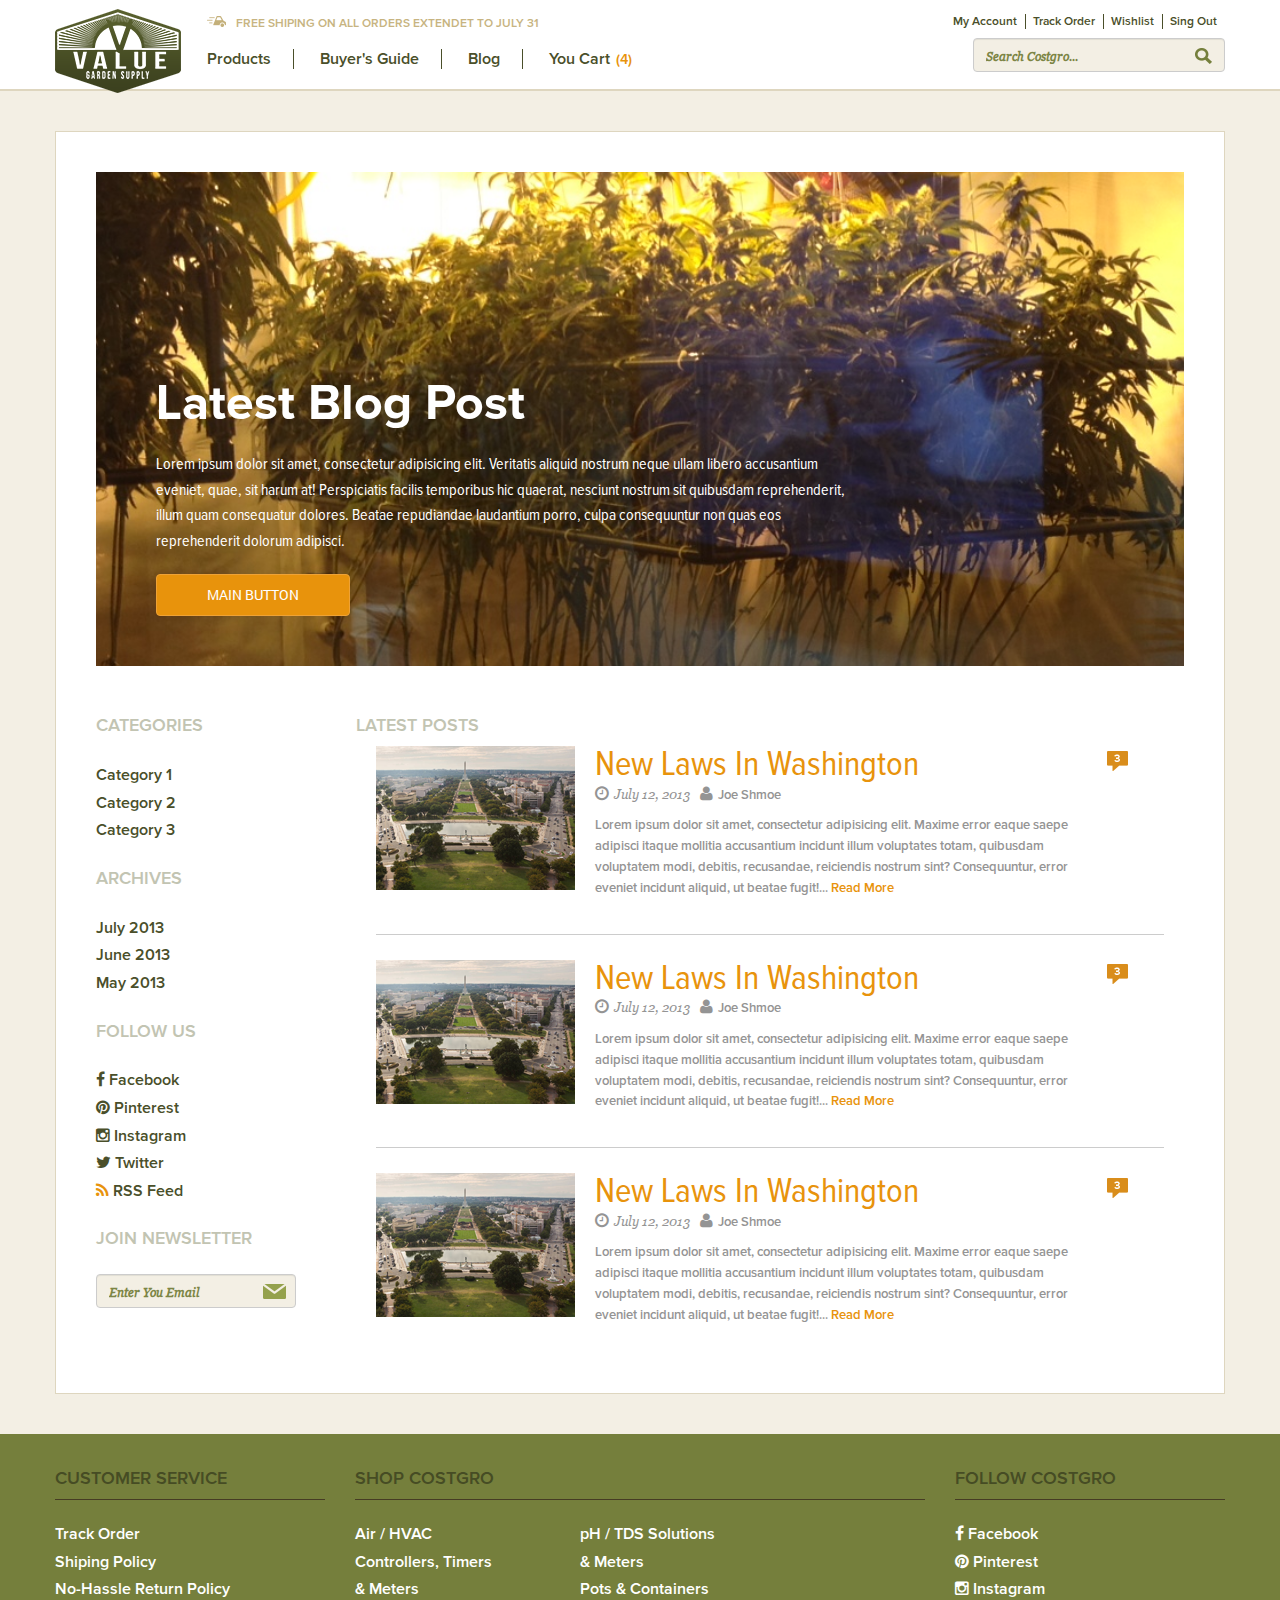
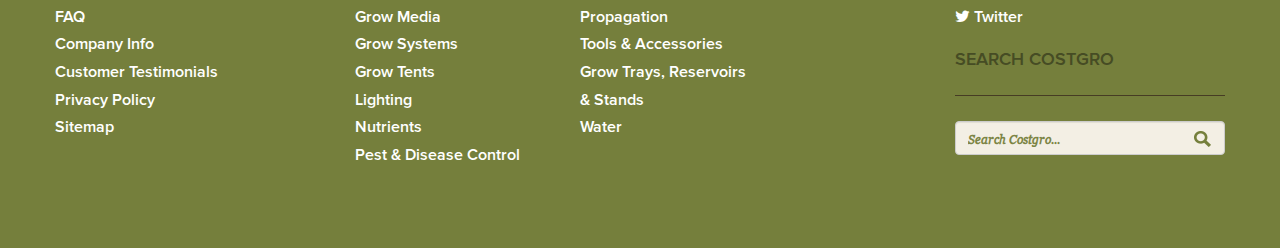
<file: value/index.html>
<!DOCTYPE html>
<!--[if lt IE 7 ]><html class="ie ie6" lang="en"> <![endif]-->
<!--[if IE 7 ]><html class="ie ie7" lang="en"> <![endif]-->
<!--[if IE 8 ]><html class="ie ie8" lang="en"> <![endif]-->
<!--[if (gte IE 9)|!(IE)]><!--><html lang="ru"> <!--<![endif]-->

<head>

	<meta charset="utf-8">

	<title>Заголовок</title>
	<meta name="description" content="">

	<link rel="shortcut icon" href="img/favicon/favicon.ico" type="image/x-icon">
	<link rel="apple-touch-icon" href="img/favicon/apple-touch-icon.png">
	<link rel="apple-touch-icon" sizes="72x72" href="img/favicon/apple-touch-icon-72x72.png">
	<link rel="apple-touch-icon" sizes="114x114" href="img/favicon/apple-touch-icon-114x114.png">

	<meta http-equiv="X-UA-Compatible" content="IE=edge">
	<meta name="viewport" content="width=device-width, initial-scale=1, maximum-scale=1">

	<link rel="stylesheet" href="libs/bootstrap/css/bootstrap-grid.min.css">
	<link rel="stylesheet" href="libs/bootstrap/css/bootstrap.css">
	<link rel="stylesheet" href="libs/font-awesome-4.6.2/font-awesome-4.6.2/css/font-awesome.min.css">
	
	<link rel="stylesheet" href="css/fonts.css">
	<link rel="stylesheet" href="css/main.css">
	<link rel="stylesheet" href="css/media.css">

</head>

<body>


	<header class="header">

		<div class="container">
			<div class="row">
				<div class="col-lg-8 col-md-8 col-sm-6 col-xs-12">

					<div class="header-logo">
						<img src="img/logo.png" alt="Logo">
					</div>

					<div class="header-logo-nav">

						<div class="header-logo-nav-title">
							<img src="img/truck-icon.png" alt="truck-icon">
							<p>free shiping on all orders extendet to july 31</p>
						</div>

						<div class="header-logo-nav-list">
							<ul>
								<li> <a href="#"> Products </a> </li>
								<li> <a href="#"> Buyer's Guide </a> </li>
								<li> <a href="#"> Blog </a> </li>
								<li> <a href="#"> You Cart </a> </li>
							</ul>
						</div>

					</div>

				</div>

				<div class="col-lg-4 col-md-4 col-sm-6 col-xs-12">

					<div class="header-search">
						<div class="header-search-nav">
							<ul>
								<li> <a href="#"> My Account </a> </li>
								<li> <a href="#"> Track Order </a> </li>
								<li> <a href="#"> Wishlist </a> </li>
								<li> <a href="#"> Sing Out </a> </li>
							</ul>
						</div>

						<div class="search-line">
							<input type="search" class="form-control" placeholder="Search Costgro...">
						</div>	

					</div>

				</div>
			</div>
		</div>	

	</header>

	<section class="blog-post">
		<div class="container">

			<div class="row">

				<div class="col-lg-12 col-md-12 col-lg-sm col-xs-12">
					<div class="blog-post-img">

						<div class="blog-post-img-title">
							<h2>Latest Blog Post</h2>
						</div>

						<div class="blog-post-img-description">
							<p>Lorem ipsum dolor sit amet, consectetur adipisicing elit. Veritatis aliquid nostrum neque ullam libero accusantium eveniet, quae, sit harum at! Perspiciatis facilis temporibus hic quaerat, nesciunt nostrum sit quibusdam reprehenderit, illum quam consequatur dolores. Beatae repudiandae laudantium porro, culpa consequuntur non quas eos reprehenderit dolorum adipisci.</p>
						</div>

						<div class="blog-post-img-button">
							<button type="button" class="btn btn-warning">Main Button</button>
						</div>

					</div>	
				</div>

			</div>

			<div class="row">

				<div class="col-lg-3 col-md-3 col-sm-3 col-xs-12">
					<aside class="left-side">

						<div class="categories">
							<div class="categories-title">
								<h4>categories</h4>
							</div>
							<div class="categories-list">
								<ul>
									<li> <a href="#"> Category 1 </a> </li>
									<li> <a href="#"> Category 2 </a> </li>
									<li> <a href="#"> Category 3 </a> </li>
								</ul>
							</div>
						</div>

						<div class="archives">
							<div class="archives-title">
								<h4>archives</h4>
							</div>
							<div class="archives-list">
								<ul>
									<li> <a href="#"> July 2013 </a> </li>
									<li> <a href="#"> June 2013 </a> </li>
									<li> <a href="#"> May 2013 </a> </li>
								</ul>
							</div>
						</div>

						<div class="follow-us">
							<div class="follow-us-title">
								<h4>follow us</h4>
							</div>
							<div class="follow-us-list">
								<ul>
									<li> <a href="#"> <i class="fa fa-facebook" aria-hidden="true"></i> Facebook </a> </li>
									<li> <a href="#"> <i class="fa fa-pinterest" aria-hidden="true"></i> Pinterest </a> </li>
									<li> <a href="#"> <i class="fa fa-instagram" aria-hidden="true"></i> Instagram </a> </li>
									<li> <a href="#"> <i class="fa fa-twitter" aria-hidden="true"></i> Twitter </a> </li>
									<li> <a href="#"> <i class="fa fa-rss" aria-hidden="true"></i> RSS Feed </a> </li>
								</ul>
							</div>
						</div>

						<div class="join-newsletter">
							<div class="join-newsletter-title">
								<h4>join newsletter</h4>
							</div>
							<div class="join-newsletter-line">
								<input type="search" class="form-control" placeholder="Enter You Email">
							</div>	
						</div>

					</aside>
				</div>

				<div class="col-lg-9 col-md-9 col-sm-9 col-xs-12">

					<div class="right-block">

						<div class="right-block-title">
							<h4>latest posts</h4>
						</div>

						<div class="right-block-content">

							<div class="right-block1">
								<div class="right-block1-img">
									<img src="img/block-img.png" alt="">
								</div>
								<div class="right-block1-descripton">
									<h3>New Laws In Washington</h3>
									<div class="wrap-coment-time">	
									<i class="fa fa-clock-o" aria-hidden="true"></i>
									<p>July 12, 2013</p>
									<i class="fa fa-user" aria-hidden="true"></i>
									<p>Joe Shmoe</p>
									</div>
									<p> Lorem ipsum dolor sit amet, consectetur adipisicing elit. Maxime error eaque saepe adipisci itaque mollitia accusantium incidunt illum voluptates totam, quibusdam voluptatem modi, debitis, recusandae, reiciendis nostrum sint? Consequuntur, error eveniet incidunt aliquid, ut beatae fugit!... <span> <a href="#">Read More</a></span></p>
								</div>
								<div class="right-block1-coments">
									<img src="img/comment-icon.png" alt="">
								</div>
							</div>

							<div class="right-block2">
								<div class="right-block2-img">
									<img src="img/block-img.png" alt="">
								</div>
								<div class="right-block2-descripton">
									<h3>New Laws In Washington</h3>
									<div class="wrap-coment-time">	
									<i class="fa fa-clock-o" aria-hidden="true"></i>
									<p>July 12, 2013</p>
									<i class="fa fa-user" aria-hidden="true"></i>
									<p>Joe Shmoe</p>
									</div>
									<p> Lorem ipsum dolor sit amet, consectetur adipisicing elit. Maxime error eaque saepe adipisci itaque mollitia accusantium incidunt illum voluptates totam, quibusdam voluptatem modi, debitis, recusandae, reiciendis nostrum sint? Consequuntur, error eveniet incidunt aliquid, ut beatae fugit!... <span> <a href="#">Read More</a></span></p>
								</div>
								<div class="right-block2-coments">
									<img src="img/comment-icon.png" alt="">
								</div>
							</div>

							<div class="right-block3">
								<div class="right-block3-img">
									<img src="img/block-img.png" alt="">
								</div>
								<div class="right-block3-descripton">
									<h3>New Laws In Washington</h3>
									<div class="wrap-coment-time">	
									<i class="fa fa-clock-o" aria-hidden="true"></i>
									<p>July 12, 2013</p>
									<i class="fa fa-user" aria-hidden="true"></i>
									<p>Joe Shmoe</p>
									</div>
									<p> Lorem ipsum dolor sit amet, consectetur adipisicing elit. Maxime error eaque saepe adipisci itaque mollitia accusantium incidunt illum voluptates totam, quibusdam voluptatem modi, debitis, recusandae, reiciendis nostrum sint? Consequuntur, error eveniet incidunt aliquid, ut beatae fugit!... <span> <a href="#">Read More</a></span></p>
								</div>
								<div class="right-block3-coments">
									<img src="img/comment-icon.png" alt="">
								</div>
							</div>

							<div class="right-block2">
								
							</div>
							<div class="right-block3">
								
							</div>

						</div>

					</div>


				</div>

			</div>

		</div>
	</section>

	<footer class="footer">
		<div class="container">
			<div class="row">

				<div class="col-lg-3 col-md-3 col-sm-3 col-xs-12">

					<div class="custom-service">
						<div class="custom-service-head">
							<h4>customer service</h4>
						</div>
						<div class="custom-service-list">
							<ul>
								<li> <a href="#"> Track Order </a> </li>
								<li> <a href="#"> Shiping Policy </a> </li>
								<li> <a href="#"> No-Hassle Return Policy </a> </li>
								<li> <a href="#"> FAQ </a> </li>
								<li> <a href="#"> Company Info </a> </li>
								<li> <a href="#"> Customer Testimonials </a> </li>
								<li> <a href="#"> Privacy Policy </a> </li>
								<li> <a href="#"> Sitemap </a> </li>
							</ul>
						</div>
					</div>

				</div>

				<div class="col-lg-6 col-md-6 col-sm-6 col-xs-12">

					<div class="shop-costgro">
						<div class="shop-costgro-head">
							<h4>SHOP COSTGRO</h4>
						</div>
						<div class="shop-costgro-left-list">
							<ul>
								<li> <a href="#"> Air / HVAC </a> </li>
								<li> <a href="#"> Controllers, Timers  </a> </li>
								<li> <a href="#"> & Meters </a> </li>
								<li> <a href="#"> Grow Media </a> </li>
								<li> <a href="#"> Grow Systems </a> </li>
								<li> <a href="#"> Grow Tents </a> </li>
								<li> <a href="#"> Lighting </a> </li>
								<li> <a href="#"> Nutrients </a> </li>
								<li> <a href="#"> Pest & Disease Control </a> </li>
							</ul>
						</div>

						<div class="shop-costgro-right-list">
							<ul>
								<li> <a href="#"> pH / TDS Solutions  </a> </li>
								<li> <a href="#"> & Meters </a> </li>
								<li> <a href="#"> Pots & Containers </a> </li>
								<li> <a href="#"> Propagation </a> </li>
								<li> <a href="#"> Tools & Accessories </a> </li>
								<li> <a href="#"> Grow Trays, Reservoirs </a> </li>
								<li> <a href="#"> & Stands </a> </li>
								<li> <a href="#"> Water </a> </li>
							</ul>
						</div>
					</div>
				</div>
				<div class="col-lg-3 col-md-3 col-sm-3 col-xs-12">

					<div class="follow-costgro">

						<div class="follow-costgro-head">
							<h4>follow costgro</h4>
						</div>

						<div class="follow-costgro-list">

							<ul>
								<li> <a href="#"> <i class="fa fa-facebook" aria-hidden="true"></i> Facebook </a> </li>
								<li> <a href="#"> <i class="fa fa-pinterest" aria-hidden="true"></i> Pinterest </a> </li>
								<li> <a href="#"> <i class="fa fa-instagram" aria-hidden="true"></i> Instagram </a> </li>
								<li> <a href="#"> <i class="fa fa-twitter" aria-hidden="true"></i> Twitter </a> </li>
							</ul>

						</div>

					</div>

					<div class="follow-costgro-head-up">
						<h4>search costgro</h4>
					</div>

					<div class="follow-costgro-search-line">
						<input type="search" class="form-control" placeholder="Search Costgro...">
					</div>	

				</div>
			</div>

		</div>
	</footer>

	
	<div class="hidden"></div>

	<div class="loader">
		<div class="loader_inner"></div>
	</div>

	<!--[if lt IE 9]>
	<script src="libs/html5shiv/es5-shim.min.js"></script>
	<script src="libs/html5shiv/html5shiv.min.js"></script>
	<script src="libs/html5shiv/html5shiv-printshiv.min.js"></script>
	<script src="libs/respond/respond.min.js"></script>
	<![endif]-->

	<script src="libs/jquery/jquery-1.11.2.min.js"></script>	
	<script src="js/common.js"></script>
	
</body>
</html>
</file>
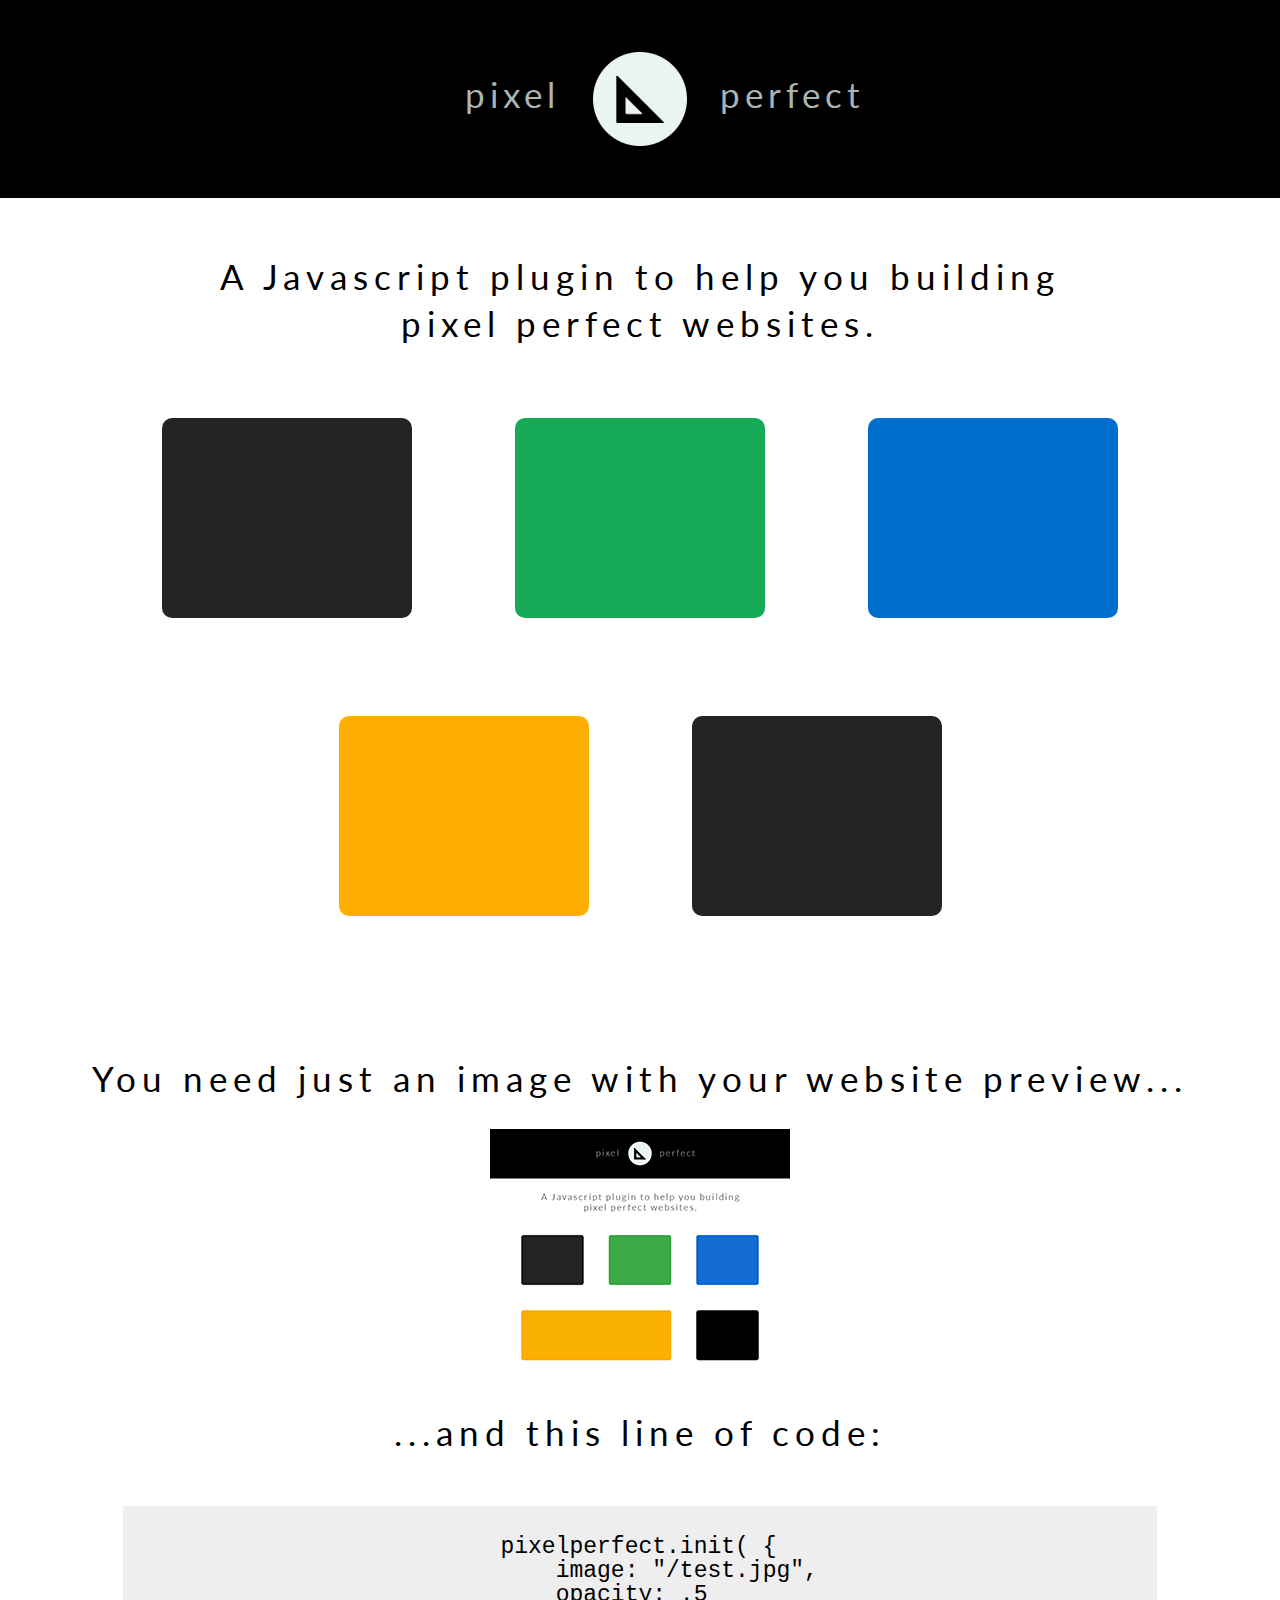
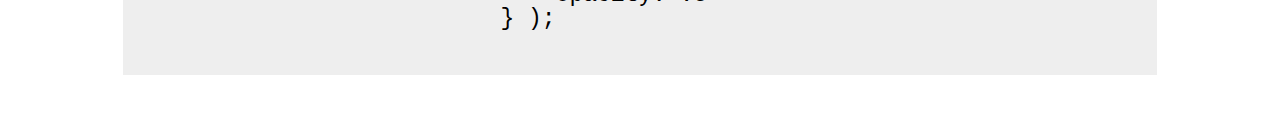
<file: fitness/libs/jQuery-Plugin-For-Creating-Pixel-Perfect-Websites-Pixel-Perfect/example/index.html>
<html>
<head>
<title>Pixel Perfect Demo</title>
<link href='http://fonts.googleapis.com/css?family=Lato:300' rel='stylesheet' type='text/css'>

<!-- THE DEMO INCLUDE -->
<link rel="stylesheet" type="text/css" href="demo.css" />
<!-- THE DEMO INCLUDE -->

<!-- THE SCRIPT INCLUDES -->
<link rel="stylesheet" type="text/css" href="../src/pixel-perfect.css" />
<script src="../src/pixel-perfect.js" type="text/javascript" charset="utf-8"></script>
<!-- THE SCRIPT INCLUDES -->

</head>
<body>
<header>
<h1> <span class="first">pixel</span> <img src="logo.png" alt="Pixel Perfect Javascript Plugin" /> <span class="second">perfect</span> </h1>
<img src="arrow.png" title="show the preview" id="arrow" /> </header>
<section>
<h2>A Javascript plugin to help you building<br />
pixel perfect websites.</h2>
<div class="jquery-script-ads" align="center"><script type="text/javascript"><!--
google_ad_client = "ca-pub-2783044520727903";
/* jQuery_demo */
google_ad_slot = "2780937993";
google_ad_width = 728;
google_ad_height = 90;
//-->
</script>
<script type="text/javascript"
src="http://pagead2.googlesyndication.com/pagead/show_ads.js">
</script></div>
<div class="content">
<div class="box black"></div>
<div class="box green"></div>
<div class="box blue"></div>
<div class="box orange"></div>
<div class="box black"></div>
</div>
</section>
<section>
<p>You need just an image with your website preview...</p>
<img class="thumb_img" src="test_thumb.png" />
<p>...and this line of code: </p>
<pre><code>
	pixelperfect.init( { 
	    image: "/test.jpg",
	    opacity: .5
	} );
		</code></pre>
</section>
<script>

		// EXAMPLE USAGE
		pixelperfect.init( { 
		    image: "test.jpg",
		    opacity: .5
		} );

	</script> 
<script>
		window.onscroll = function(e) {
			if( document.body.scrollTop < 50 ){
				classie.addClass( arrow, "visible" );
			} else {
				classie.removeClass( arrow, "visible" );
			}
		}
	</script>
    <script type="text/javascript">

  var _gaq = _gaq || [];
  _gaq.push(['_setAccount', 'UA-36251023-1']);
  _gaq.push(['_setDomainName', 'jqueryscript.net']);
  _gaq.push(['_trackPageview']);

  (function() {
    var ga = document.createElement('script'); ga.type = 'text/javascript'; ga.async = true;
    ga.src = ('https:' == document.location.protocol ? 'https://ssl' : 'http://www') + '.google-analytics.com/ga.js';
    var s = document.getElementsByTagName('script')[0]; s.parentNode.insertBefore(ga, s);
  })();

</script>
</body>
</html>
</file>
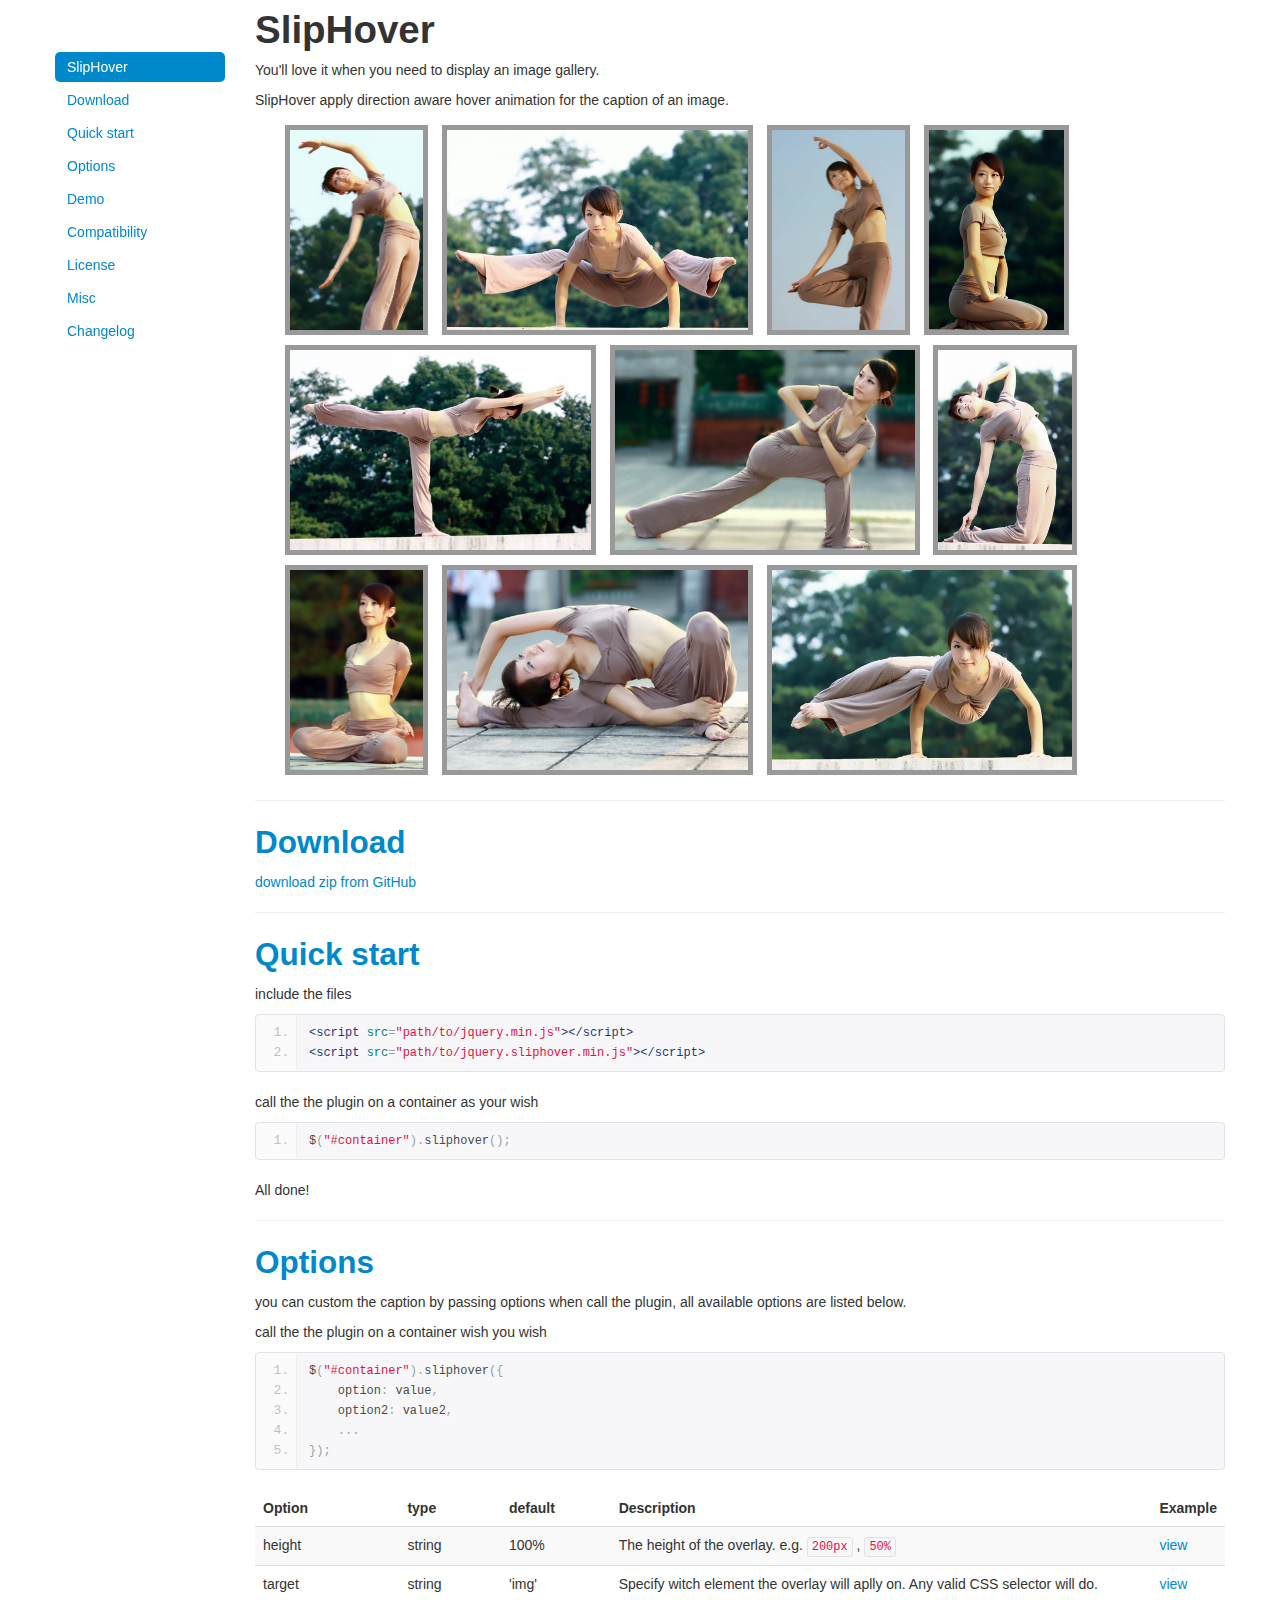
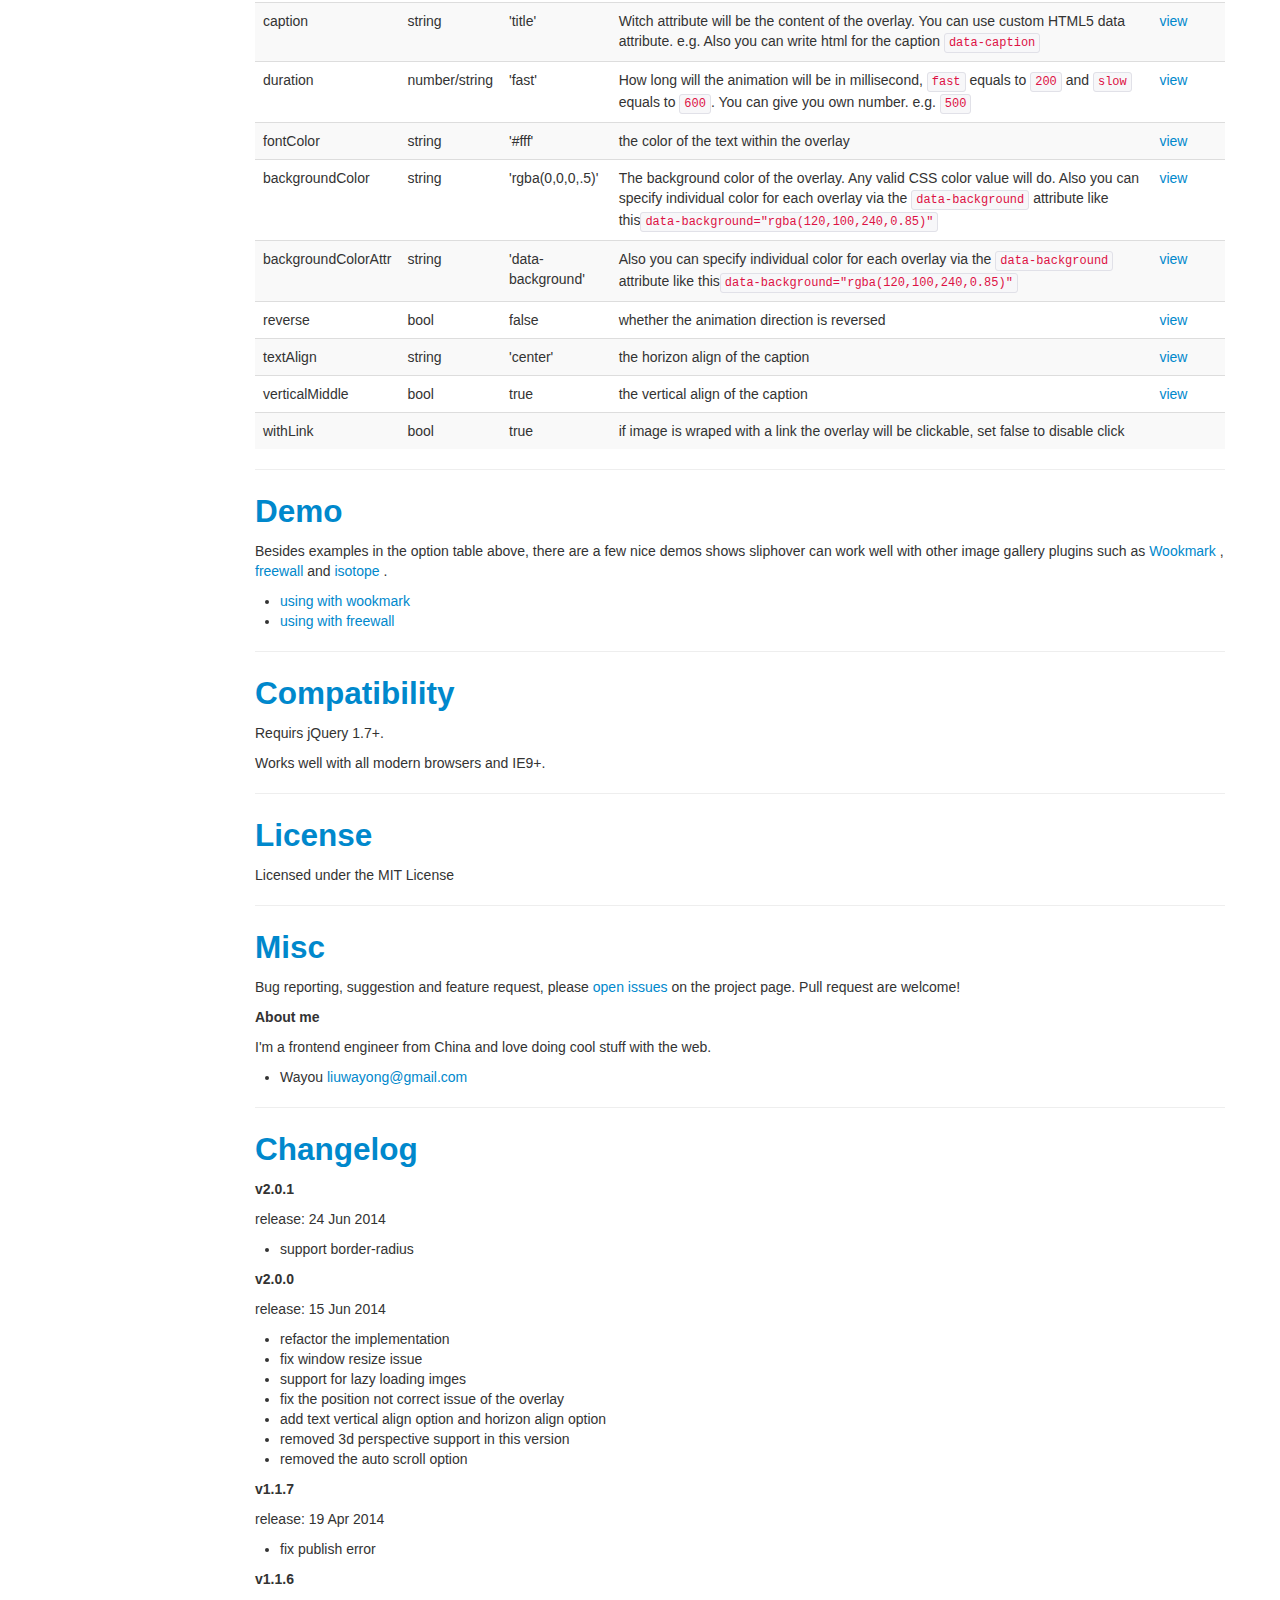
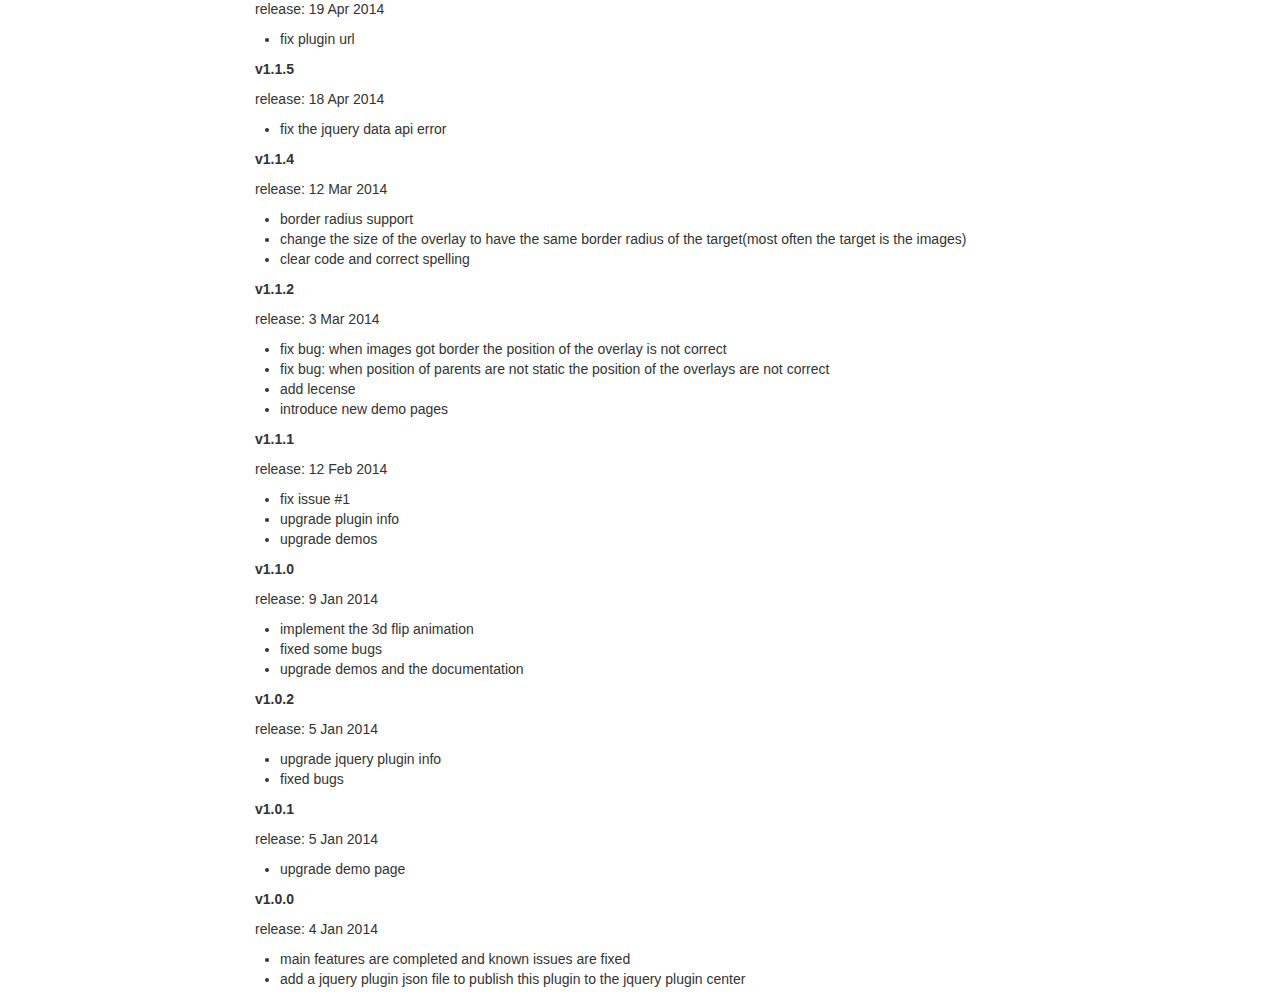
<file: testDrive/libs/SlipHover-master/demo/index.html>
<!DOCTYPE html>
<html>
  <head>
    <meta charset="utf8">
    <title>sliphover</title>
    <link rel="stylesheet" href="css/bootstrap.min.css">
    <link rel="stylesheet" href="css/bootstrap-responsive.min.css">
    <link rel="stylesheet" href="css/font-awesome.min.css">
    <link rel="stylesheet" href="css/prettify.css">
    <link rel="stylesheet" href="css/docs.css">
    <link rel="stylesheet" href="css/main.css">
  </head>
</html>
<body data-spy="scroll" data-target="#docs-navbar" data-offset="81">
  <div class="container">
    <div class="row">
      <div class="span2">
        <div id="docs-navbar" data-spy="affix">
          <div class="row">
            <div class="span2">
              <ul class="nav nav-pills nav-stacked">
<li class="active"><a href="#sliphover">SlipHover</a></li>
<li><a href="#download">Download</a></li>
<li><a href="#quick-start">Quick start</a></li>
<li><a href="#options">Options</a></li>
<li><a href="#demo">Demo</a></li>
<li><a href="#compatibility">Compatibility</a></li>
<li><a href="#license">License</a></li>
<li><a href="#misc">Misc</a></li>
<li><a href="#changelog">Changelog</a></li>

              </ul>
              <iframe src="http://ghbtns.com/github-btn.html?user=wayou&repo=sliphover&type=watch&count=true"
  allowtransparency="true" frameborder="0" scrolling="0" width="110" height="20"></iframe>
              <br>
              <!--  <small class="muted"> <span class="heart">&#9829;</span> buy me cup of <a href="https://github.com/wayou/SlipHover">coffee</a></small> -->
            </div>
          </div>
        </div>
      </div>
      <div class="span10"><h1 id="sliphover-sup-v2-0-0-https-npmjs-org-package-readme-docs-sup-">SlipHover</h1>
<p>You&#39;ll love it when you need to display an image gallery.</p>
<p>SlipHover apply direction aware hover animation for the caption of an image.</p>

<!-- demo begin -->
<div class="demo" id="sliphover">
  <ul>
    <li>
                    <a href="#"><img src="img/1.jpg" title="this is a normal caption" /></a>
                </li>
                <li>
                <a href="#" >
                    <img src="img/2.jpg" title="description goes here" />
                </a>
                </li>
                <li>
                <a href="#">
                    <img src="img/3.jpg" title="with html, you can put <a href='#'>link</a> , <input type='button' value='button'> or any other element you want" />
                </a>
                </li>
                <li>
                <a href="#">
                    <img src="img/4.jpg" title="description for this image" />
                </a>
                </li>
                <li>
                <a href="#">
                    <img src="img/5.jpg" title="description for this image" />
                </a>
                </li>
                <li>
                <a href="#">
                    <img src="img/6.jpg" title="description for this image" />
                </a>
                </li>
                <li>
                <a href="#">
                    <img src="img/7.jpg" title="description for this image" />
                </a>
                </li>
                <li>
                <a href="#">
                    <img src="img/8.jpg" title="description for this image" />
                </a>
                </li>
                <li>
                <a href="#">
                    <img src="img/9.jpg" title="description for this image" />
                </a>
                </li>
                 <li>
                 <a href="#">
                    <img src="img/10.jpg" title="description for this image" />
                 </a>
                </li>
  </ul>
</div>
<!-- demo end -->

<hr><h2 id="download"><a href="#download" name="download" id="download">Download</a></h2>
<p><a href="https://github.com/Wayou/SlipHover/zipball/master">download zip from GitHub</a></p>
<hr><h2 id="quick-start"><a href="#quick-start" name="quick-start" id="quick-start">Quick start</a></h2>
<p>include the files</p>
<pre class="prettyprint linenums"><code class="lang-html">&lt;script src=&quot;path/to/jquery.min.js&quot;&gt;&lt;/script&gt;
&lt;script src=&quot;path/to/jquery.sliphover.min.js&quot;&gt;&lt;/script&gt;</code></pre>
<p>call the the plugin on a container as your wish</p>
<pre class="prettyprint linenums"><code class="lang-js">$(&quot;#container&quot;).sliphover();</code></pre>
<p>All done!</p>
<hr><h2 id="options"><a href="#options" name="options" id="options">Options</a></h2>
<p>you can custom the caption by passing options when call the plugin, all available options are listed below.</p>
<p>call the the plugin on a container wish you wish</p>
<pre class="prettyprint linenums"><code class="lang-js">$(&quot;#container&quot;).sliphover({
    option: value,
    option2: value2,
    ...
});</code></pre>
<table class="table table-striped table-hover">
<thead>
<tr>
<th>Option</th>
<th>type</th>
<th>default</th>
<th>Description</th>
<th>Example</th>
</tr>
</thead>
<tbody>
<tr>
<td>height</td>
<td>string</td>
<td>100%</td>
<td>The height of the overlay. e.g. <code>200px</code> , <code>50%</code> </td>
<td><a href="./height.html">view</a></td>
</tr>
<tr>
<td>target</td>
<td>string</td>
<td>&#39;img&#39;</td>
<td>Specify witch element the overlay will aplly on. Any valid CSS selector will do.</td>
<td><a href="./target.html">view</a></td>
</tr>
<tr>
<td>caption</td>
<td>string</td>
<td>&#39;title&#39;</td>
<td>Witch attribute will be the content of the overlay. You can use custom HTML5 data attribute. e.g. Also you can write html for the caption  <code>data-caption</code> </td>
<td><a href="./caption.html">view</a></td>
</tr>
<tr>
<td>duration</td>
<td>number/string</td>
<td>&#39;fast&#39;</td>
<td>How long will the animation will be in millisecond, <code>fast</code> equals to <code>200</code> and <code>slow</code> equals to <code>600</code>. You can give you own number. e.g. <code>500</code> </td>
<td><a href="./duration.html">view</a></td>
</tr>
<tr>
<td>fontColor</td>
<td>string</td>
<td>&#39;#fff&#39;</td>
<td>the color of the text within the overlay</td>
<td><a href="./fontcolor.html">view</a></td>
</tr>
<tr>
<td>backgroundColor</td>
<td>string</td>
<td>&#39;rgba(0,0,0,.5)&#39;</td>
<td>The background color of the overlay. Any valid CSS color value will do. Also you can specify individual color for each overlay via the <code>data-background</code> attribute like this<code>data-background="rgba(120,100,240,0.85)"</code></td>
<td><a href="./backgroundcolor.html">view</a>
</td>
</tr>

<tr>
<td>backgroundColorAttr</td>
<td>string</td>
<td>&#39;data-background&#39;</td>
<td>Also you can specify individual color for each overlay via the <code>data-background</code> attribute like this<code>data-background="rgba(120,100,240,0.85)"</code></td>
<td>
	<a href="./differentbackgrounds.html">view</a>
</td>
</tr>
<tr>
<td>reverse</td>
<td>bool</td>
<td>false</td>
<td>whether the animation direction is reversed</td>
<td><a href="./reverse.html">view</a></td>
</tr>
<tr>
<td>textAlign</td>
<td>string</td>
<td>&#39;center&#39;</td>
<td>the horizon align of the caption</td>
<td><a href="./textalign.html">view</a></td>
</tr>
<tr>
<td>verticalMiddle</td>
<td>bool</td>
<td>true</td>
<td>the vertical align of the caption</td>
<td><a href="./textalign.html">view</a></td>
</tr>
<tr>
<td>withLink</td>
<td>bool</td>
<td>true</td>
<td>if image is wraped with a link the overlay will be clickable, set false to disable click</td>
<td></td>
</tr>
</tbody>
</table>

<hr><h2 id="demo"><a href="#demo" name="demo" id="demo">Demo</a></h2>
<p>Besides examples in the option table above, there are a few nice demos shows sliphover can work well with other image gallery plugins such as <a href="http://www.wookmark.com/jquery-plugin">Wookmark</a> , <a href="http://vnjs.net/www/project/freewall/">freewall</a> and <a href="http://isotope.metafizzy.co/">isotope</a> .</p>
<ul>
<li><a href="./wookmark.html">using with wookmark</a></li>
<li><a href="./freewall.html">using with freewall</a></li>
</ul>
<hr><h2 id="compatibility"><a href="#compatibility" name="compatibility" id="compatibility">Compatibility</a></h2>
<p>Requirs jQuery 1.7+.</p>
<p>Works well with all modern browsers and IE9+.</p>
<hr><h2 id="license"><a href="#license" name="license" id="license">License</a></h2>
<p>Licensed under the MIT License</p>
<hr><h2 id="misc"><a href="#misc" name="misc" id="misc">Misc</a></h2>
<p>Bug reporting, suggestion and feature request, please <a href="https://github.com/wayou/SlipHover/issues/new">open issues</a> on the project page.
Pull request are welcome!</p>
<p><strong>About me</strong></p>
<p>I&#39;m a frontend engineer from China and love doing cool stuff with the web. </p>
<ul>
<li>Wayou <a href="&#x6d;&#x61;&#105;&#108;&#116;&#x6f;&#58;&#108;&#105;&#117;&#x77;&#97;&#x79;&#x6f;&#x6e;&#103;&#x40;&#x67;&#109;&#x61;&#105;&#108;&#46;&#x63;&#x6f;&#x6d;">&#108;&#105;&#117;&#x77;&#97;&#x79;&#x6f;&#x6e;&#103;&#x40;&#x67;&#109;&#x61;&#105;&#108;&#46;&#x63;&#x6f;&#x6d;</a></li>
</ul>
<hr><h2 id="changelog"><a href="#changelog" name="changelog" id="changelog">Changelog</a></h2>
<p><strong>v2.0.1</strong></p>
<p>release: 24 Jun 2014</p>
<ul>
<li>support border-radius</li>
</ul>
<p><strong>v2.0.0</strong></p>
<p>release: 15 Jun 2014</p>
<ul>
<li>refactor the implementation</li>
<li>fix window resize issue</li>
<li>support for lazy loading imges</li>
<li>fix the position not correct issue of the overlay</li>
<li>add text vertical align option and horizon align option</li>
<li>removed 3d perspective support in this version</li>
<li>removed the auto scroll option</li>
</ul>
<p><strong>v1.1.7</strong></p>
<p>release: 19 Apr 2014</p>
<ul>
<li>fix publish error</li>
</ul>
<p><strong>v1.1.6</strong></p>
<p>release: 19 Apr 2014</p>
<ul>
<li>fix plugin url</li>
</ul>
<p><strong>v1.1.5</strong></p>
<p>release: 18 Apr 2014</p>
<ul>
<li>fix the jquery data api error</li>
</ul>
<p><strong>v1.1.4</strong></p>
<p>release: 12 Mar 2014</p>
<ul>
<li>border radius support</li>
<li>change the size of the overlay to have the same border radius of the target(most often the target is the images)</li>
<li>clear code and correct spelling</li>
</ul>
<p><strong>v1.1.2</strong></p>
<p>release: 3 Mar 2014</p>
<ul>
<li>fix bug: when images got border the position of the overlay is not correct</li>
<li>fix bug: when position of parents are not static the position of the overlays are not correct</li>
<li>add lecense</li>
<li>introduce new demo pages</li>
</ul>
<p><strong>v1.1.1</strong></p>
<p>release: 12 Feb 2014</p>
<ul>
<li>fix issue #1</li>
<li>upgrade plugin info</li>
<li>upgrade demos</li>
</ul>
<p><strong>v1.1.0</strong></p>
<p>release: 9 Jan 2014</p>
<ul>
<li>implement the 3d flip animation</li>
<li>fixed some bugs</li>
<li>upgrade demos and the documentation</li>
</ul>
<p><strong>v1.0.2</strong></p>
<p>release: 5 Jan 2014</p>
<ul>
<li>upgrade jquery plugin info</li>
<li>fixed bugs</li>
</ul>
<p><strong>v1.0.1</strong></p>
<p>release: 5 Jan 2014</p>
<ul>
<li>upgrade demo page</li>
</ul>
<p><strong>v1.0.0</strong></p>
<p>release: 4 Jan 2014</p>
<ul>
<li>main features are completed and known issues are fixed</li>
<li>add a jquery plugin json file to publish this plugin to the jquery plugin center</li>
</ul>

      </div>
    </div>
  </div>
  <script src="js/vendor/jquery.min.js"></script>
  <script src="js/vendor/bootstrap.min.js"></script>
  <script src="js/vendor/prettify.js"></script>
  <script src="js/vendor/jquery.ba-hashchange.js"></script>
  <script src="js/vendor/jquery.scrollTo.js"></script>
  <script src="js/vendor/bootstrap-adjust-hash.js"></script>
  <script src="js/jquery.sliphover.min.js"></script>
  <script src="js/main.js"></script>

  <script>
  (function(i,s,o,g,r,a,m){i['GoogleAnalyticsObject']=r;i[r]=i[r]||function(){
  (i[r].q=i[r].q||[]).push(arguments)},i[r].l=1*new Date();a=s.createElement(o),
  m=s.getElementsByTagName(o)[0];a.async=1;a.src=g;m.parentNode.insertBefore(a,m)
  })(window,document,'script','//www.google-analytics.com/analytics.js','ga');

  ga('create', 'UA-46794744-6', 'auto');
  ga('send', 'pageview');

</script>
</body>
</file>
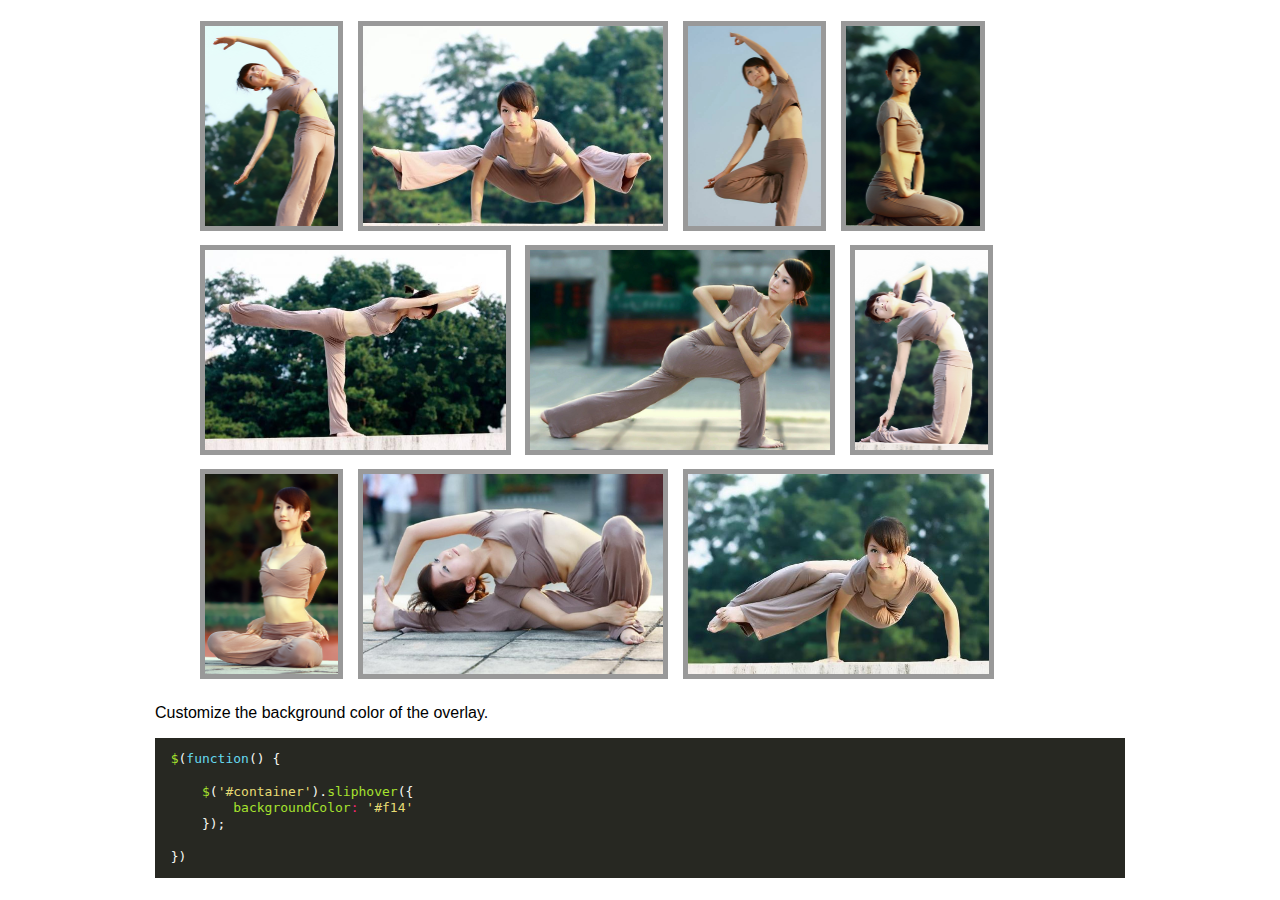
<file: testDrive/libs/SlipHover-master/demo/backgroundcolor.html>
<!doctype html>
<html>
    <head>
        <meta charset="utf-8">
        <meta http-equiv="X-UA-Compatible" content="IE=edge,chrome=1">
        <meta name="description" content="">
        <meta name="viewport" content="width=device-width, initial-scale=1">
        <title>background color option of sliphover</title>
        <link rel="stylesheet" href="css/main.css">
    </head>
    <body >
    <div class="wrapper">
    
        <!-- demo begin -->
        <div class="demo" id="container">
            <ul>
                <li>
                    <a href="#"><img src="img/1.jpg" title="this is a normal caption" /></a>
                </li>
                 <li>
                    <a href="#" >
                    <img src="img/2.jpg" title="<h3>custom the caption</h3><hr/><p>with html, you can put link, button or any other element you want </p>" />
                    </a>
                </li>
                <li>
                    <a href="#">
                    <img src="img/3.jpg" title="description for this image" />
                    </a>
                </li>
                <li>
                    <a href="#">
                    <img src="img/4.jpg" title="description for this image" />
                    </a>
                </li>
                <li>
                    <a href="#">
                    <img src="img/5.jpg" title="description for this image" />
                    </a>
                </li>
                <li>
                    <a href="#">
                    <img src="img/6.jpg" title="description for this image" />
                    </a>
                </li>
                <li>
                    <a href="#">
                    <img src="img/7.jpg" title="description for this image" />
                    </a>
                </li>
                <li>
                    <a href="#">
                    <img src="img/8.jpg" title="description for this image" />
                    </a>
                </li>
                <li>
                    <a href="#">
                    <img src="img/9.jpg" title="description for this image" />
                    </a>
                </li>
                <li>
                    <a href="#">
                    <img src="img/10.jpg" title="description for this image" />
                    </a>
                </li>
            </ul>
        </div>
        <!-- demo end -->

        <div class="des">
<p>Customize the background color of the overlay.</p>

    </div>
        <div class="code">
        <div class="highlight" style="background: #272822"><pre style="line-height: 125%">  <span style="color: #a6e22e">$</span><span style="color: #f8f8f2">(</span><span style="color: #66d9ef">function</span><span style="color: #f8f8f2">()</span> <span style="color: #f8f8f2">{</span>

      <span style="color: #a6e22e">$</span><span style="color: #f8f8f2">(</span><span style="color: #e6db74">&#39;#container&#39;</span><span style="color: #f8f8f2">).</span><span style="color: #a6e22e">sliphover</span><span style="color: #f8f8f2">({</span>
          <span style="color: #a6e22e">backgroundColor</span><span style="color: #f92672">:</span> <span style="color: #e6db74">&#39;#f14&#39;</span>
      <span style="color: #f8f8f2">});</span>

  <span style="color: #f8f8f2">})</span>
</pre></div>
    </div>
    </div>
    
        <script src="js/jquery-1.11.1.min.js"></script>
  <script src="js/jquery.sliphover.min.js"></script>

        <script type="text/javascript">
          $(function(){
        
        $('#container').sliphover({
            backgroundColor:'#f14'
        });
        })
        </script>

        <script>
  (function(i,s,o,g,r,a,m){i['GoogleAnalyticsObject']=r;i[r]=i[r]||function(){
  (i[r].q=i[r].q||[]).push(arguments)},i[r].l=1*new Date();a=s.createElement(o),
  m=s.getElementsByTagName(o)[0];a.async=1;a.src=g;m.parentNode.insertBefore(a,m)
  })(window,document,'script','//www.google-analytics.com/analytics.js','ga');

  ga('create', 'UA-46794744-6', 'auto');
  ga('send', 'pageview');

</script>
    </body>
</html>
</file>
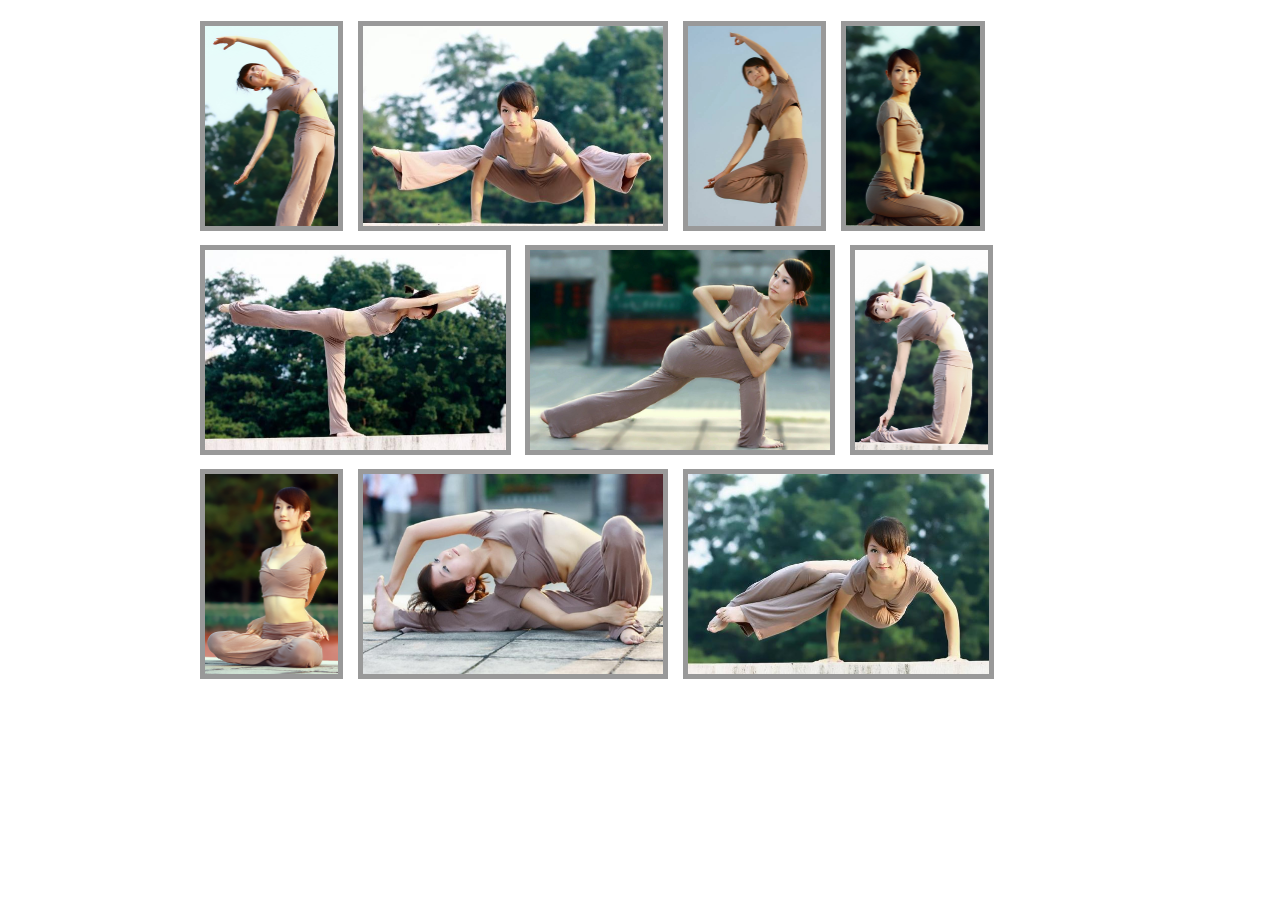
<file: testDrive/libs/SlipHover-master/demo/basic.html>
<!doctype html>
<html>
    <head>
        <meta charset="utf-8">
        <meta http-equiv="X-UA-Compatible" content="IE=edge,chrome=1">
        <meta name="description" content="">
        <meta name="viewport" content="width=device-width, initial-scale=1">
        <title>basic usage of sliphover</title>
        <link rel="stylesheet" href="css/main.css">
    </head>
    <body>
        <!-- demo begin -->
        <div class="demo" id="container">
            <ul>
                <li>
                    <a href="#">
                    <img src="img/1.jpg" title="this is a normal caption" />
                    </a>
                </li>
                <li>
                    <a href="#" >
                    <img src="img/2.jpg" title="description goes here" />
                    </a>
                </li>
                <li>
                    <a href="#">
                    <img src="img/3.jpg" title="with html, you can put <a href='#'>link</a> , <input type='button' value='button'> or any other element you want" />
                    </a>
                </li>
                <li>
                    <a href="#">
                    <img src="img/4.jpg" title="description for this image" />
                    </a>
                </li>
                <li>
                    <a href="#">
                    <img src="img/5.jpg" title="description for this image" />
                    </a>
                </li>
                <li>
                    <a href="#">
                    <img src="img/6.jpg" title="description for this image" />
                    </a>
                </li>
                <li>
                    <a href="#">
                    <img src="img/7.jpg" title="description for this image" />
                    </a>
                </li>
                <li>
                    <a href="#">
                    <img src="img/8.jpg" title="description for this image" />
                    </a>
                </li>
                <li>
                    <a href="#">
                    <img src="img/9.jpg" title="description for this image" />
                    </a>
                </li>
                <li>
                    <a href="#">
                    <img src="img/10.jpg" title="description for this image" />
                    </a>
                </li>
            </ul>
        </div>
        <!-- demo end -->
        <script src="js/jquery-1.11.1.min.js"></script>
  <script src="js/jquery.sliphover.min.js"></script>

        <script type="text/javascript">
          $(function(){
        
        $('#container').sliphover();
        })
        </script>
        <script>
  (function(i,s,o,g,r,a,m){i['GoogleAnalyticsObject']=r;i[r]=i[r]||function(){
  (i[r].q=i[r].q||[]).push(arguments)},i[r].l=1*new Date();a=s.createElement(o),
  m=s.getElementsByTagName(o)[0];a.async=1;a.src=g;m.parentNode.insertBefore(a,m)
  })(window,document,'script','//www.google-analytics.com/analytics.js','ga');

  ga('create', 'UA-46794744-6', 'auto');
  ga('send', 'pageview');

</script>
    </body>
</html>
</file>
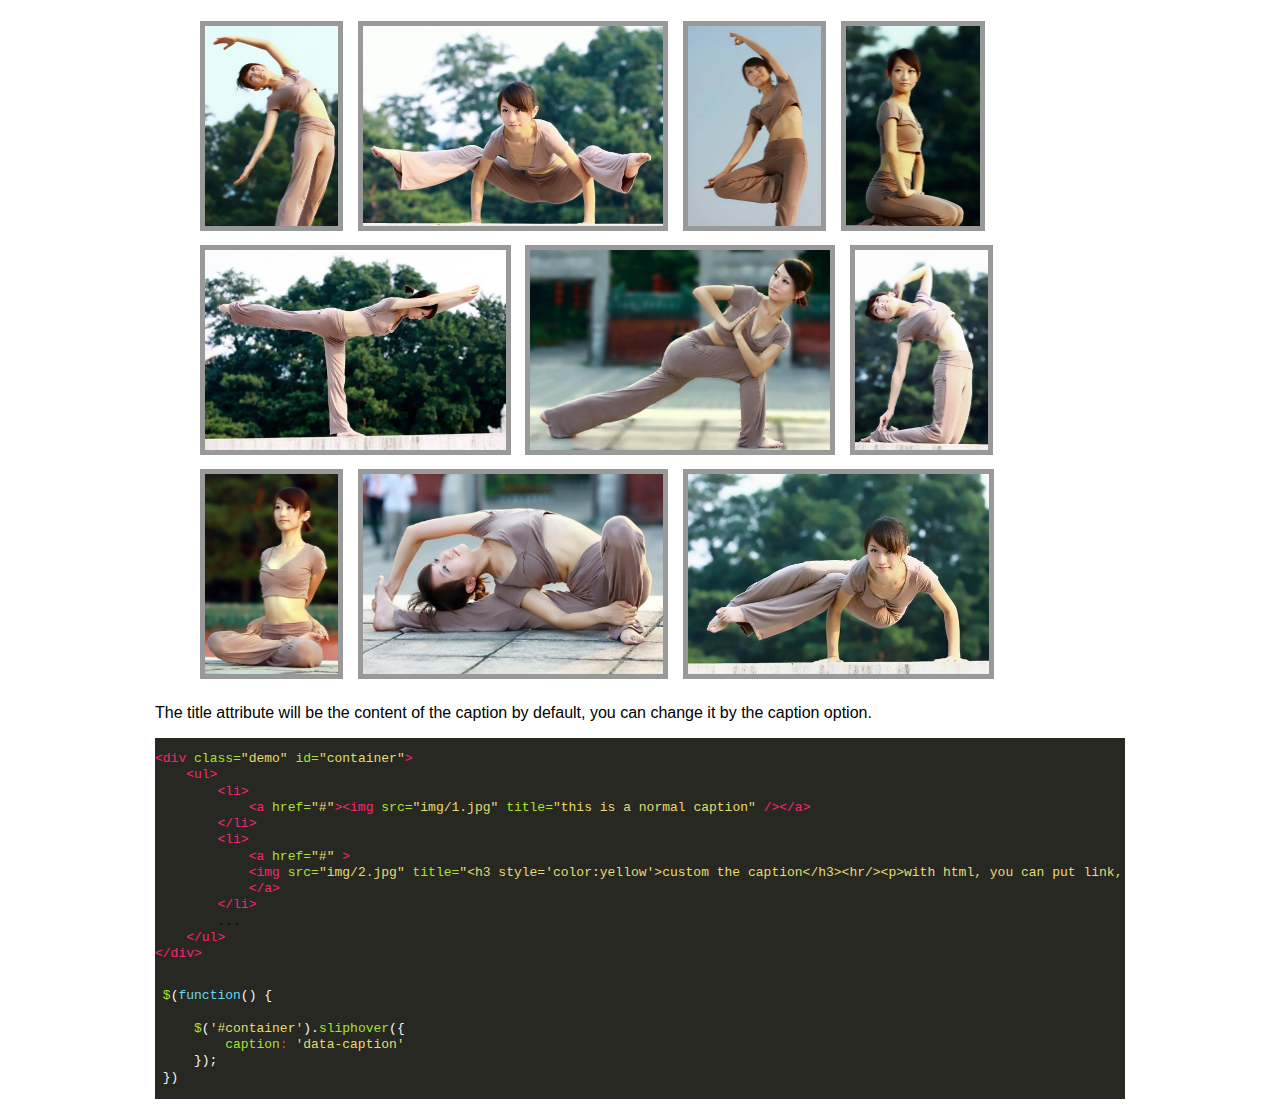
<file: testDrive/libs/SlipHover-master/demo/caption.html>
<!doctype html>
<html>
    <head>
        <meta charset="utf-8">
        <meta http-equiv="X-UA-Compatible" content="IE=edge,chrome=1">
        <meta name="description" content="">
        <meta name="viewport" content="width=device-width, initial-scale=1">
        <title>target option of sliphover</title>
        <link rel="stylesheet" href="css/main.css">
         <style>
    .item{
        width:200px;
        height:200px;
        display: inline-block;
        -webkit-transition: all 0.3s ease-out;
    }
    </style>
    </head>
    <body >
    <div class="wrapper">
    
        <!-- demo begin -->
        <div class="demo" id="container">
        <ul>
                <li>
                    <a href="#"><img src="img/1.jpg" data-caption="this is a normal caption" /></a>
                </li>
                 <li>
                    <a href="#" >
                    <img src="img/2.jpg" data-caption="<h3 style='color:yellow'>custom the caption</h3><hr/><p>with html, you can put link, button or any other element you want </p>" />
                    </a>
                </li>
                <li>
                    <a href="#">
                    <img src="img/3.jpg" data-caption="description for this image" />
                    </a>
                </li>
                <li>
                    <a href="#">
                    <img src="img/4.jpg" data-caption="description for this image" />
                    </a>
                </li>
                <li>
                    <a href="#">
                    <img src="img/5.jpg" data-caption="description for this image" />
                    </a>
                </li>
                <li>
                    <a href="#">
                    <img src="img/6.jpg" data-caption="description for this image" />
                    </a>
                </li>
                <li>
                    <a href="#">
                    <img src="img/7.jpg" data-caption="description for this image" />
                    </a>
                </li>
                <li>
                    <a href="#">
                    <img src="img/8.jpg" data-caption="description for this image" />
                    </a>
                </li>
                <li>
                    <a href="#">
                    <img src="img/9.jpg" data-caption="description for this image" />
                    </a>
                </li>
                <li>
                    <a href="#">
                    <img src="img/10.jpg" data-caption="description for this image" />
                    </a>
                </li>
            </ul>
        </div>
        <!-- demo end -->

        <div class="des">
<p>The title attribute will be the content of the caption by default, you can change it by the caption option.</p>

    </div>
        <div class="code">
        <div class="highlight" style="background: #272822"><pre style="line-height: 125%"><span style="color: #f92672">&lt;div</span> <span style="color: #a6e22e">class=</span><span style="color: #e6db74">&quot;demo&quot;</span> <span style="color: #a6e22e">id=</span><span style="color: #e6db74">&quot;container&quot;</span><span style="color: #f92672">&gt;</span>
    <span style="color: #f92672">&lt;ul&gt;</span>
        <span style="color: #f92672">&lt;li&gt;</span>
            <span style="color: #f92672">&lt;a</span> <span style="color: #a6e22e">href=</span><span style="color: #e6db74">&quot;#&quot;</span><span style="color: #f92672">&gt;&lt;img</span> <span style="color: #a6e22e">src=</span><span style="color: #e6db74">&quot;img/1.jpg&quot;</span> <span style="color: #a6e22e">title=</span><span style="color: #e6db74">&quot;this is a normal caption&quot;</span> <span style="color: #f92672">/&gt;&lt;/a&gt;</span>
        <span style="color: #f92672">&lt;/li&gt;</span>
        <span style="color: #f92672">&lt;li&gt;</span>
            <span style="color: #f92672">&lt;a</span> <span style="color: #a6e22e">href=</span><span style="color: #e6db74">&quot;#&quot;</span> <span style="color: #f92672">&gt;</span>
            <span style="color: #f92672">&lt;img</span> <span style="color: #a6e22e">src=</span><span style="color: #e6db74">&quot;img/2.jpg&quot;</span> <span style="color: #a6e22e">title=</span><span style="color: #e6db74">&quot;&lt;h3 style=&#39;color:yellow&#39;&gt;custom the caption&lt;/h3&gt;&lt;hr/&gt;&lt;p&gt;with html, you can put link, button or any other element you want &lt;/p&gt;&quot;</span> <span style="color: #f92672">/&gt;</span>
            <span style="color: #f92672">&lt;/a&gt;</span>
        <span style="color: #f92672">&lt;/li&gt;</span>
        ...
    <span style="color: #f92672">&lt;/ul&gt;</span>
<span style="color: #f92672">&lt;/div&gt;</span>
</pre></div>

       
       <div class="highlight" style="background: #272822"><pre style="line-height: 125%"> <span style="color: #a6e22e">$</span><span style="color: #f8f8f2">(</span><span style="color: #66d9ef">function</span><span style="color: #f8f8f2">()</span> <span style="color: #f8f8f2">{</span>

     <span style="color: #a6e22e">$</span><span style="color: #f8f8f2">(</span><span style="color: #e6db74">&#39;#container&#39;</span><span style="color: #f8f8f2">).</span><span style="color: #a6e22e">sliphover</span><span style="color: #f8f8f2">({</span></span>
         <span style="color: #a6e22e">caption</span><span style="color: #f92672">:</span> <span style="color: #e6db74">&#39;data-caption&#39;</span>
     <span style="color: #f8f8f2">});</span>
 <span style="color: #f8f8f2">})</span>
</pre></div>
    </div>
    </div>
    
        <script src="js/jquery-1.11.1.min.js"></script>
        <script src="js/randomColor.js"></script>
  <script src="js/jquery.sliphover.min.js"></script>

        <script type="text/javascript">
          $(function(){
        
             //call sliphover
             $('#container').sliphover({
                caption:'data-caption'
             });
        })
        </script>
        <script>
  (function(i,s,o,g,r,a,m){i['GoogleAnalyticsObject']=r;i[r]=i[r]||function(){
  (i[r].q=i[r].q||[]).push(arguments)},i[r].l=1*new Date();a=s.createElement(o),
  m=s.getElementsByTagName(o)[0];a.async=1;a.src=g;m.parentNode.insertBefore(a,m)
  })(window,document,'script','//www.google-analytics.com/analytics.js','ga');

  ga('create', 'UA-46794744-6', 'auto');
  ga('send', 'pageview');

</script>
    </body>
</html>
</file>
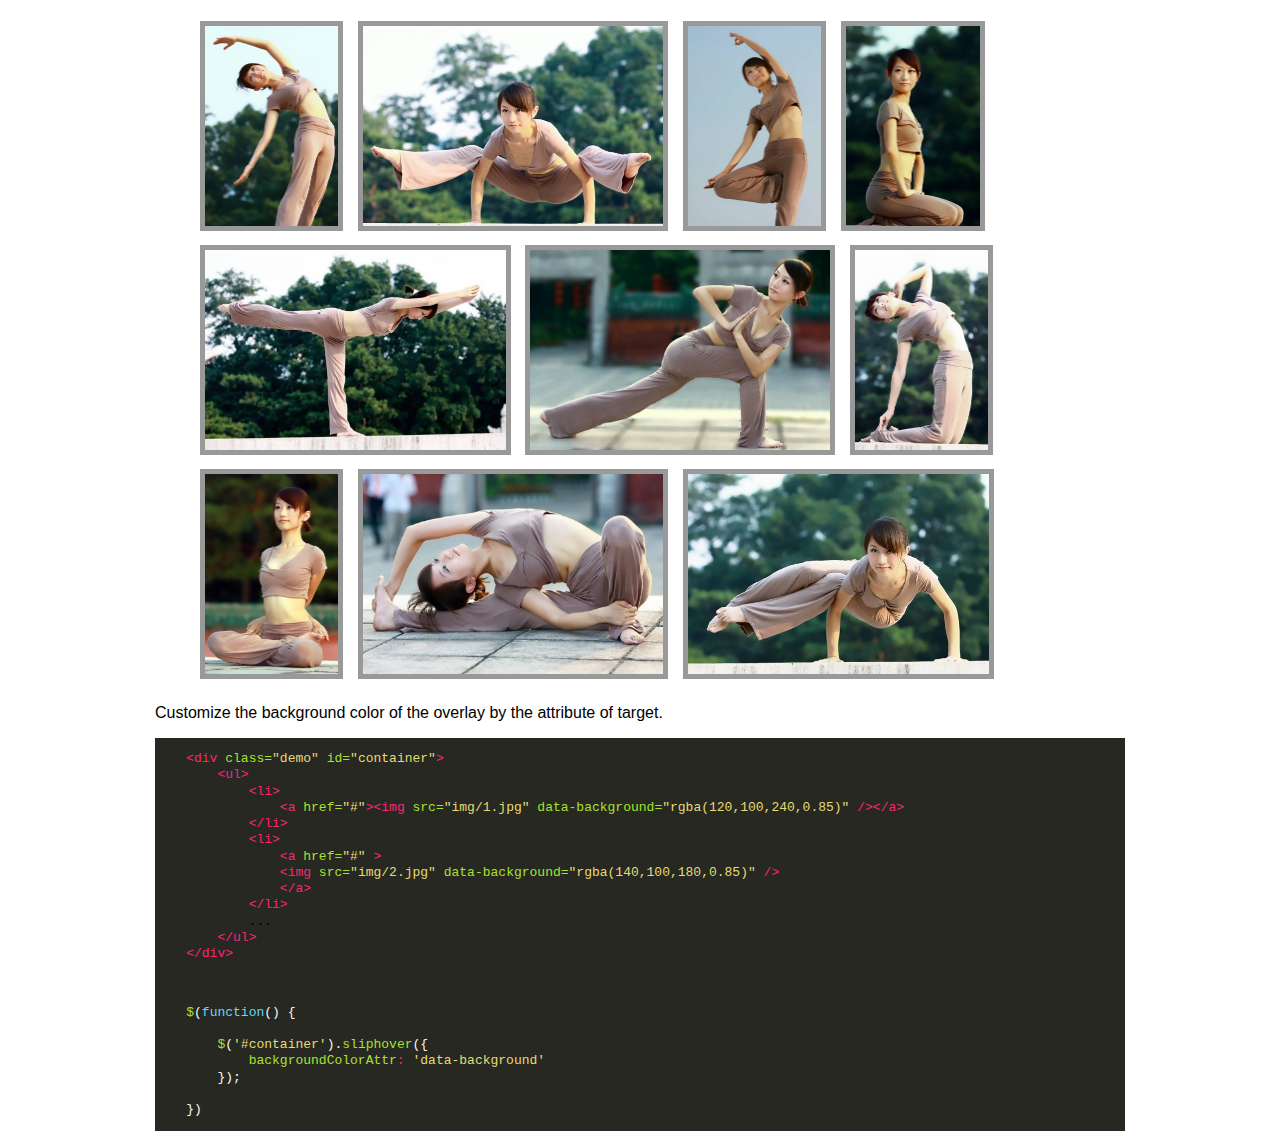
<file: testDrive/libs/SlipHover-master/demo/differentbackgrounds.html>
<!doctype html>
<html>
    <head>
        <meta charset="utf-8">
        <meta http-equiv="X-UA-Compatible" content="IE=edge,chrome=1">
        <meta name="description" content="">
        <meta name="viewport" content="width=device-width, initial-scale=1">
        <title>target option of attribute with sliphover background value</title>
        <link rel="stylesheet" href="css/main.css">
    </head>
    <body>
        <div class="wrapper">
            <!-- demo begin -->
            <div class="demo" id="container">
                <ul>
                    <li>
                        <a href="#">
                        <img src="img/1.jpg" title="this is a normal caption" data-background="rgba(120,100,240,0.85)" />
                        </a>
                    </li>
                    <li>
                        <a href="#" >
                        <img src="img/2.jpg" title="with html, you can put <a href='#'>link</a> , <input type='button' value='button'> or any other element you want" data-background="rgba(140,100,180,0.85)" />
                        </a>
                    </li>
                    <li>
                        <a href="#">
                        <img src="img/3.jpg" title="description goes here" data-background="rgba(200,130,170,0.85)" />
                        </a>
                    </li>
                    <li>
                        <a href="#">
                        <img src="img/4.jpg" title="description for this image" data-background="rgba(120,230,110,0.85)" />
                        </a>
                    </li>
                    <li>
                        <a href="#">
                        <img src="img/5.jpg" title="description for this image" data-background="rgba(20,230,140,0.85)" />
                        </a>
                    </li>
                    <li>
                        <a href="#">
                        <img src="img/6.jpg" title="description for this image" data-background="rgba(50,130,240,0.85)" />
                        </a>
                    </li>
                    <li>
                        <a href="#">
                        <img src="img/7.jpg" title="description for this image" data-background="rgba(20,230,40,0.85)" />
                        </a>
                    </li>
                    <li>
                        <a href="#">
                        <img src="img/8.jpg" title="description for this image" data-background="rgba(220,230,10,0.85)" />
                        </a>
                    </li>
                    <li>
                        <a href="#">
                        <img src="img/9.jpg" title="description for this image" data-background="rgba(40,130,210,0.85)" />
                        </a>
                    </li>
                    <li>
                        <a href="#">
                        <img src="img/10.jpg" title="description for this image" data-background="rgba(10,230,240,0.85)" />
                        </a>
                    </li>
                </ul>
            </div>
            <!-- demo end -->

            <div class="des">
                <p>Customize the background color of the overlay by the attribute of target.</p>
            </div>

            <div class="highlight" style="background: #272822"><pre style="line-height: 125%">
    <span style="color: #f92672">&lt;div</span> <span style="color: #a6e22e">class=</span><span style="color: #e6db74">&quot;demo&quot;</span> <span style="color: #a6e22e">id=</span><span style="color: #e6db74">&quot;container&quot;</span><span style="color: #f92672">&gt;</span>
        <span style="color: #f92672">&lt;ul&gt;</span>
            <span style="color: #f92672">&lt;li&gt;</span>
                <span style="color: #f92672">&lt;a</span> <span style="color: #a6e22e">href=</span><span style="color: #e6db74">&quot;#&quot;</span><span style="color: #f92672">&gt;&lt;img</span> <span style="color: #a6e22e">src=</span><span style="color: #e6db74">&quot;img/1.jpg&quot;</span> <span style="color: #a6e22e">data-background=</span><span style="color: #e6db74">&quot;rgba(120,100,240,0.85)&quot;</span> <span style="color: #f92672">/&gt;&lt;/a&gt;</span>
            <span style="color: #f92672">&lt;/li&gt;</span>
            <span style="color: #f92672">&lt;li&gt;</span>
                <span style="color: #f92672">&lt;a</span> <span style="color: #a6e22e">href=</span><span style="color: #e6db74">&quot;#&quot;</span> <span style="color: #f92672">&gt;</span>
                <span style="color: #f92672">&lt;img</span> <span style="color: #a6e22e">src=</span><span style="color: #e6db74">&quot;img/2.jpg&quot;</span> <span style="color: #a6e22e">data-background=</span><span style="color: #e6db74">&quot;rgba(140,100,180,0.85)&quot;</span> <span style="color: #f92672">/&gt;</span>
                <span style="color: #f92672">&lt;/a&gt;</span>
            <span style="color: #f92672">&lt;/li&gt;</span>
            ...
        <span style="color: #f92672">&lt;/ul&gt;</span>
    <span style="color: #f92672">&lt;/div&gt;</span>
            </pre></div>

            <div class="code">
                <div class="highlight" style="background: #272822"><pre style="line-height: 125%">
    <span style="color: #a6e22e">$</span><span style="color: #f8f8f2">(</span><span style="color: #66d9ef">function</span><span style="color: #f8f8f2">()</span> <span style="color: #f8f8f2">{</span>

        <span style="color: #a6e22e">$</span><span style="color: #f8f8f2">(</span><span style="color: #e6db74">&#39;#container&#39;</span><span style="color: #f8f8f2">).</span><span style="color: #a6e22e">sliphover</span><span style="color: #f8f8f2">({</span>
            <span style="color: #a6e22e">backgroundColorAttr</span><span style="color: #f92672">:</span> <span style="color: #e6db74">&#39;data-background&#39;</span>
        <span style="color: #f8f8f2">});</span>

    <span style="color: #f8f8f2">})</span></pre></div>
            </div>
        </div>

        <script src="js/jquery-1.11.1.min.js"></script>
        <script src="js/jquery.sliphover.min.js"></script>

        <script type="text/javascript">
          $(function(){

            $('#container').sliphover({
              backgroundColorAttr: "data-background"
            });

          });
        </script>
        <script>
          (function(i,s,o,g,r,a,m){i['GoogleAnalyticsObject']=r;i[r]=i[r]||function(){
          (i[r].q=i[r].q||[]).push(arguments)},i[r].l=1*new Date();a=s.createElement(o),
          m=s.getElementsByTagName(o)[0];a.async=1;a.src=g;m.parentNode.insertBefore(a,m)
          })(window,document,'script','//www.google-analytics.com/analytics.js','ga');

          ga('create', 'UA-46794744-6', 'auto');
          ga('send', 'pageview');

        </script>
    </body>
</html>
</file>
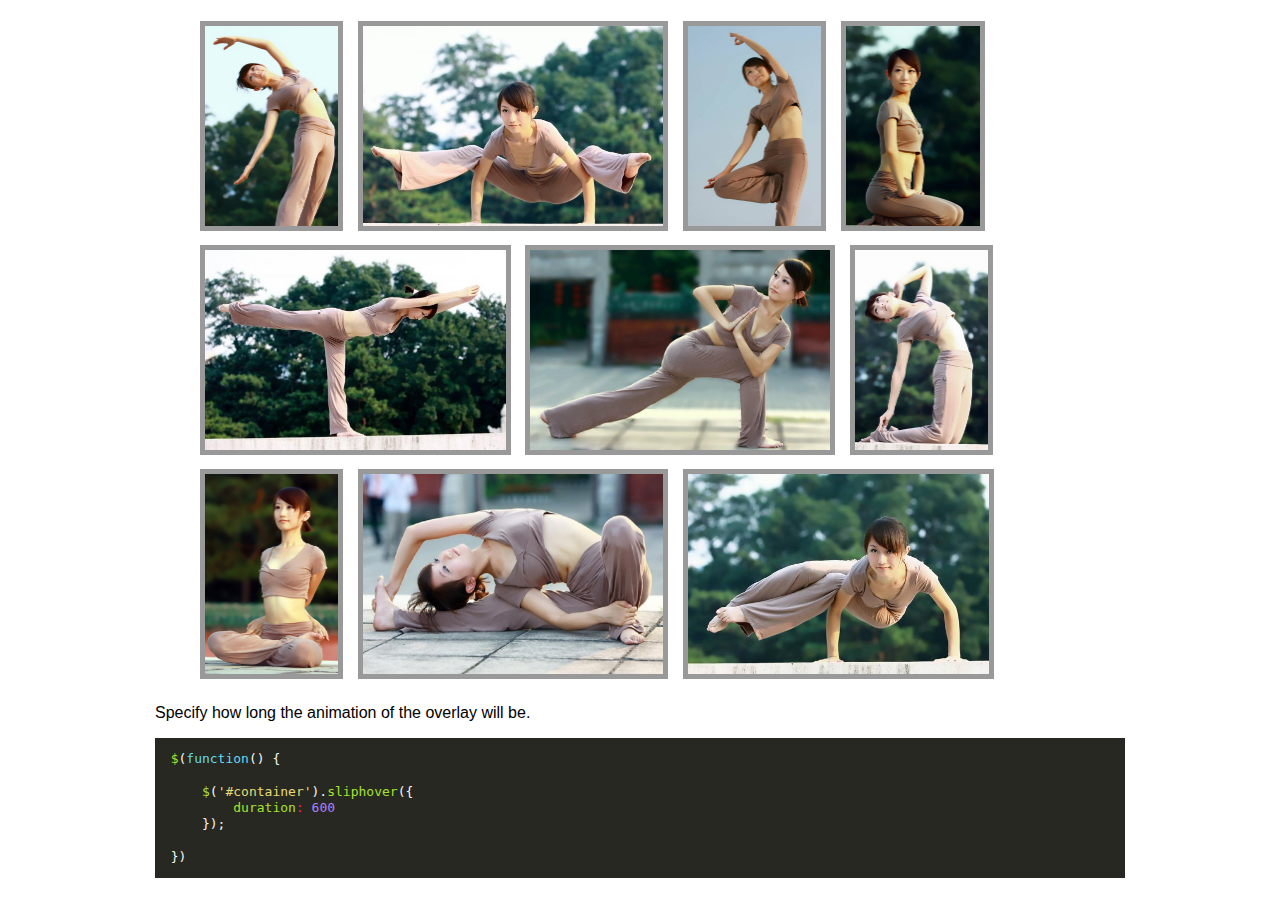
<file: testDrive/libs/SlipHover-master/demo/duration.html>
<!doctype html>
<html>
    <head>
        <meta charset="utf-8">
        <meta http-equiv="X-UA-Compatible" content="IE=edge,chrome=1">
        <meta name="description" content="">
        <meta name="viewport" content="width=device-width, initial-scale=1">
        <title>duration option of sliphover</title>
        <link rel="stylesheet" href="css/main.css">
    </head>
    <body >
    <div class="wrapper">
    
        <!-- demo begin -->
        <div class="demo" id="container">
            <ul>
                <li>
                    <a href="#"><img src="img/1.jpg" title="this is a normal caption" /></a>
                </li>
                 <li>
                    <a href="#" >
                    <img src="img/2.jpg" title="<h3>custom the caption</h3><hr/><p>with html, you can put link, button or any other element you want </p>" />
                    </a>
                </li>
                <li>
                    <a href="#">
                    <img src="img/3.jpg" title="description for this image" />
                    </a>
                </li>
                <li>
                    <a href="#">
                    <img src="img/4.jpg" title="description for this image" />
                    </a>
                </li>
                <li>
                    <a href="#">
                    <img src="img/5.jpg" title="description for this image" />
                    </a>
                </li>
                <li>
                    <a href="#">
                    <img src="img/6.jpg" title="description for this image" />
                    </a>
                </li>
                <li>
                    <a href="#">
                    <img src="img/7.jpg" title="description for this image" />
                    </a>
                </li>
                <li>
                    <a href="#">
                    <img src="img/8.jpg" title="description for this image" />
                    </a>
                </li>
                <li>
                    <a href="#">
                    <img src="img/9.jpg" title="description for this image" />
                    </a>
                </li>
                <li>
                    <a href="#">
                    <img src="img/10.jpg" title="description for this image" />
                    </a>
                </li>
            </ul>
        </div>
        <!-- demo end -->

        <div class="des">
<p>Specify how long the animation of the overlay will be.</p>

    </div>
        <div class="code">
       <div class="highlight" style="background: #272822"><pre style="line-height: 125%">  <span style="color: #a6e22e">$</span><span style="color: #f8f8f2">(</span><span style="color: #66d9ef">function</span><span style="color: #f8f8f2">()</span> <span style="color: #f8f8f2">{</span>

      <span style="color: #a6e22e">$</span><span style="color: #f8f8f2">(</span><span style="color: #e6db74">&#39;#container&#39;</span><span style="color: #f8f8f2">).</span><span style="color: #a6e22e">sliphover</span><span style="color: #f8f8f2">({</span>
          <span style="color: #a6e22e">duration</span><span style="color: #f92672">:</span> <span style="color: #ae81ff">600</span>
      <span style="color: #f8f8f2">});</span>
      
  <span style="color: #f8f8f2">})</span>
</pre></div>
    </div>
    </div>
    
        <script src="js/jquery-1.11.1.min.js"></script>
  <script src="js/jquery.sliphover.min.js"></script>

        <script type="text/javascript">
          $(function(){
        
        $('#container').sliphover({
            duration:600
        });
        })
        </script>
        <script>
  (function(i,s,o,g,r,a,m){i['GoogleAnalyticsObject']=r;i[r]=i[r]||function(){
  (i[r].q=i[r].q||[]).push(arguments)},i[r].l=1*new Date();a=s.createElement(o),
  m=s.getElementsByTagName(o)[0];a.async=1;a.src=g;m.parentNode.insertBefore(a,m)
  })(window,document,'script','//www.google-analytics.com/analytics.js','ga');

  ga('create', 'UA-46794744-6', 'auto');
  ga('send', 'pageview');

</script>
    </body>
</html>
</file>
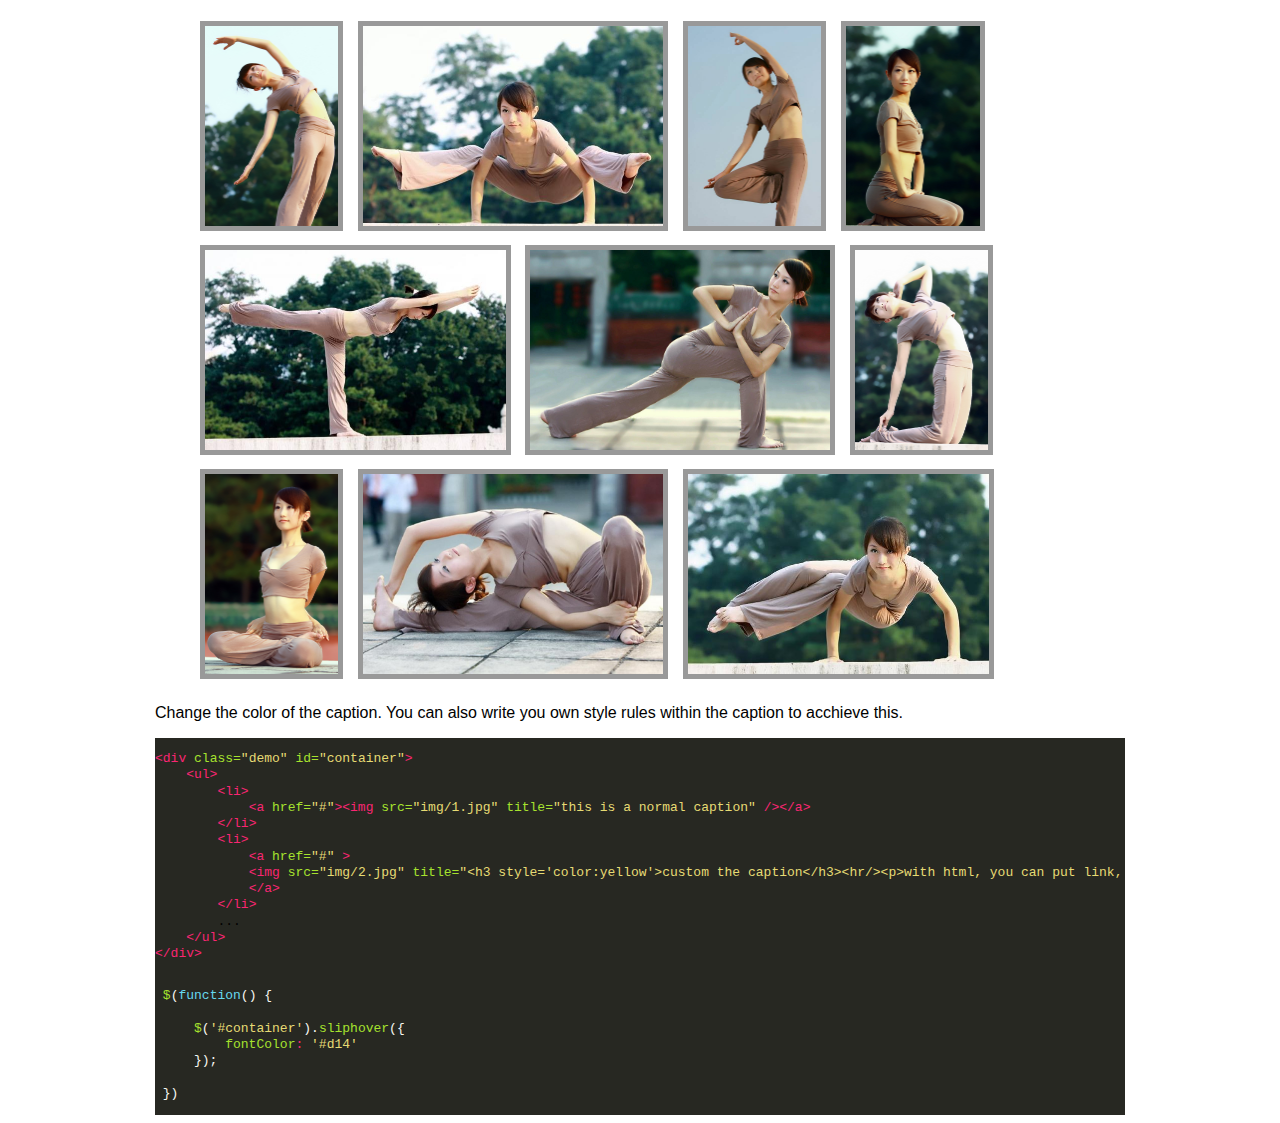
<file: testDrive/libs/SlipHover-master/demo/fontcolor.html>
<!doctype html>
<html>
    <head>
        <meta charset="utf-8">
        <meta http-equiv="X-UA-Compatible" content="IE=edge,chrome=1">
        <meta name="description" content="">
        <meta name="viewport" content="width=device-width, initial-scale=1">
        <title>font color option of sliphover</title>
        <link rel="stylesheet" href="css/main.css">
    </head>
    <body >
    <div class="wrapper">
    
        <!-- demo begin -->
        <div class="demo" id="container">
            <ul>
                <li>
                    <a href="#"><img src="img/1.jpg" title="this is a normal caption" /></a>
                </li>
                 <li>
                    <a href="#" >
                    <img src="img/2.jpg" title="<h3 style='color:yellow'>custom the caption</h3><hr/><p>with html, you can put link, button or any other element you want </p>" />
                    </a>
                </li>
                <li>
                    <a href="#">
                    <img src="img/3.jpg" title="description for this image" />
                    </a>
                </li>
                <li>
                    <a href="#">
                    <img src="img/4.jpg" title="description for this image" />
                    </a>
                </li>
                <li>
                    <a href="#">
                    <img src="img/5.jpg" title="description for this image" />
                    </a>
                </li>
                <li>
                    <a href="#">
                    <img src="img/6.jpg" title="description for this image" />
                    </a>
                </li>
                <li>
                    <a href="#">
                    <img src="img/7.jpg" title="description for this image" />
                    </a>
                </li>
                <li>
                    <a href="#">
                    <img src="img/8.jpg" title="description for this image" />
                    </a>
                </li>
                <li>
                    <a href="#">
                    <img src="img/9.jpg" title="description for this image" />
                    </a>
                </li>
                <li>
                    <a href="#">
                    <img src="img/10.jpg" title="description for this image" />
                    </a>
                </li>
            </ul>
        </div>
        <!-- demo end -->

        <div class="des">
<p>Change the color of the caption. You can also write you own style rules within the caption to acchieve this.</p>

    </div>
        <div class="code">
       <div class="highlight" style="background: #272822"><pre style="line-height: 125%"><span style="color: #f92672">&lt;div</span> <span style="color: #a6e22e">class=</span><span style="color: #e6db74">&quot;demo&quot;</span> <span style="color: #a6e22e">id=</span><span style="color: #e6db74">&quot;container&quot;</span><span style="color: #f92672">&gt;</span>
    <span style="color: #f92672">&lt;ul&gt;</span>
        <span style="color: #f92672">&lt;li&gt;</span>
            <span style="color: #f92672">&lt;a</span> <span style="color: #a6e22e">href=</span><span style="color: #e6db74">&quot;#&quot;</span><span style="color: #f92672">&gt;&lt;img</span> <span style="color: #a6e22e">src=</span><span style="color: #e6db74">&quot;img/1.jpg&quot;</span> <span style="color: #a6e22e">title=</span><span style="color: #e6db74">&quot;this is a normal caption&quot;</span> <span style="color: #f92672">/&gt;&lt;/a&gt;</span>
        <span style="color: #f92672">&lt;/li&gt;</span>
        <span style="color: #f92672">&lt;li&gt;</span>
            <span style="color: #f92672">&lt;a</span> <span style="color: #a6e22e">href=</span><span style="color: #e6db74">&quot;#&quot;</span> <span style="color: #f92672">&gt;</span>
            <span style="color: #f92672">&lt;img</span> <span style="color: #a6e22e">src=</span><span style="color: #e6db74">&quot;img/2.jpg&quot;</span> <span style="color: #a6e22e">title=</span><span style="color: #e6db74">&quot;&lt;h3 style=&#39;color:yellow&#39;&gt;custom the caption&lt;/h3&gt;&lt;hr/&gt;&lt;p&gt;with html, you can put link, button or any other element you want &lt;/p&gt;&quot;</span> <span style="color: #f92672">/&gt;</span>
            <span style="color: #f92672">&lt;/a&gt;</span>
        <span style="color: #f92672">&lt;/li&gt;</span>
        ...
    <span style="color: #f92672">&lt;/ul&gt;</span>
<span style="color: #f92672">&lt;/div&gt;</span>
</pre></div>

<div class="highlight" style="background: #272822"><pre style="line-height: 125%"> <span style="color: #a6e22e">$</span><span style="color: #f8f8f2">(</span><span style="color: #66d9ef">function</span><span style="color: #f8f8f2">()</span> <span style="color: #f8f8f2">{</span>

     <span style="color: #a6e22e">$</span><span style="color: #f8f8f2">(</span><span style="color: #e6db74">&#39;#container&#39;</span><span style="color: #f8f8f2">).</span><span style="color: #a6e22e">sliphover</span><span style="color: #f8f8f2">({</span>
         <span style="color: #a6e22e">fontColor</span><span style="color: #f92672">:</span> <span style="color: #e6db74">&#39;#d14&#39;</span>
     <span style="color: #f8f8f2">});</span>
     
 <span style="color: #f8f8f2">})</span>
</pre></div>


    </div>
    </div>
    
        <script src="js/jquery-1.11.1.min.js"></script>
  <script src="js/jquery.sliphover.min.js"></script>

        <script type="text/javascript">
          $(function(){
        
        $('#container').sliphover({
            fontColor:'#d14'
        });
        })
        </script>
        <script>
  (function(i,s,o,g,r,a,m){i['GoogleAnalyticsObject']=r;i[r]=i[r]||function(){
  (i[r].q=i[r].q||[]).push(arguments)},i[r].l=1*new Date();a=s.createElement(o),
  m=s.getElementsByTagName(o)[0];a.async=1;a.src=g;m.parentNode.insertBefore(a,m)
  })(window,document,'script','//www.google-analytics.com/analytics.js','ga');

  ga('create', 'UA-46794744-6', 'auto');
  ga('send', 'pageview');

</script>
    </body>
</html>
</file>
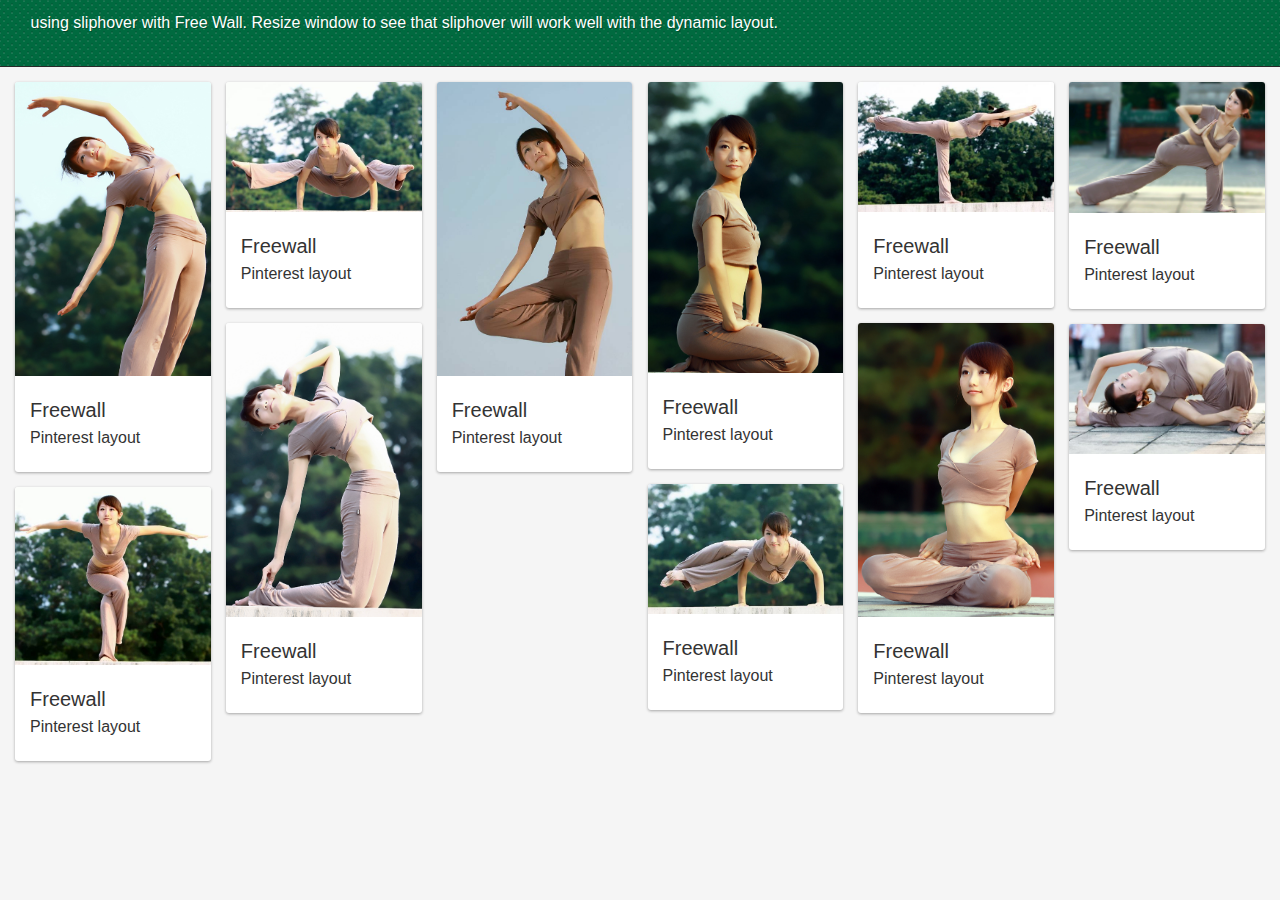
<file: testDrive/libs/SlipHover-master/demo/freewall.html>
<!DOCTYPE html>
<html>
	<head>
		<title>Pinterest-like layouts with freewall</title>
		<meta content="text/html; charset=utf-8" http-equiv="content-type">
		<meta name="description" content="Freewall demo for pinterest-like layout" />
		<meta name="keywords" content="javascript, dynamic, grid, layout, jquery plugin, pinterest like layouts" />
		<link rel="icon" href="favicon.ico" type="image/x-icon" />
		<link rel="stylesheet" type="text/css" href="css/freewall.css" />
		<link rel="stylesheet" type="text/css" href="css/pinterest-style.css" />
		<script type="text/javascript" src="js/jquery-1.11.1.min.js"></script>
		<script type="text/javascript" src="js/freewall.js"></script>
		<script type="text/javascript" src="js/jquery.sliphover.min.js"></script>
		<style type="text/css">
			body {
				background: rgba(231, 231, 231, 0.43);
			}
			.free-wall {
				margin: 15px;
			}
			.brick {
				width: 221.2px;
			}
			.info {
				padding: 15px;
				color: #333;
			}
			.brick img {
				margin: 0px;
				padding: 0px;
				display: block;
			}
		</style>
	</head>
	<body>
		<div class='header'>
			<div class="clearfix">
				<div class="float-left">
						<div class='target'>using sliphover with <a href="http://vnjs.net/www/project/freewall/">Free Wall</a>. Resize window to see that sliphover will work well with the dynamic layout.</div>
				</div>
			</div>
		</div>
		<div id="freewall" class="free-wall">
		    <div class="brick">
		        <img src="img/1.jpg" width="100%" title="this is the caption">
		        <div class="info">
		            <h3>Freewall</h3>
		            <h5>Pinterest layout</h5>
		        </div>
		    </div>
		    <div class="brick">
		        <img src="img/2.jpg" width="100%" title="this is the caption">
		        <div class="info">
		            <h3>Freewall</h3>
		            <h5>Pinterest layout</h5>
		        </div>
		    </div>
		    <div class="brick">
		        <img src="img/3.jpg" width="100%" title="this is the caption">
		        <div class="info">
		            <h3>Freewall</h3>
		            <h5>Pinterest layout</h5>
		        </div>
		    </div>
		    <div class="brick">
		        <img src="img/4.jpg" width="100%" title="this is the caption">
		        <div class="info">
		            <h3>Freewall</h3>
		            <h5>Pinterest layout</h5>
		        </div>
		    </div>
		    <div class="brick">
		        <img src="img/5.jpg" width="100%" title="this is the caption">
		        <div class="info">
		            <h3>Freewall</h3>
		            <h5>Pinterest layout</h5>
		        </div>
		    </div>
		    <div class="brick">
		        <img src="img/6.jpg" width="100%" title="this is the caption">
		        <div class="info">
		            <h3>Freewall</h3>
		            <h5>Pinterest layout</h5>
		        </div>
		    </div>
		    <div class="brick">
		        <img src="img/7.jpg" width="100%" title="this is the caption">
		        <div class="info">
		            <h3>Freewall</h3>
		            <h5>Pinterest layout</h5>
		        </div>
		    </div>
		    <div class="brick">
		        <img src="img/8.jpg" width="100%" title="this is the caption">
		        <div class="info">
		            <h3>Freewall</h3>
		            <h5>Pinterest layout</h5>
		        </div>
		    </div>
		    <div class="brick">
		        <img src="img/9.jpg" width="100%" title="this is the caption">
		        <div class="info">
		            <h3>Freewall</h3>
		            <h5>Pinterest layout</h5>
		        </div>
		    </div>
		    <div class="brick">
		        <img src="img/10.jpg" width="100%" title="this is the caption">
		        <div class="info">
		            <h3>Freewall</h3>
		            <h5>Pinterest layout</h5>
		        </div>
		    </div>
		    <div class="brick">
		        <img src="img/11.jpg" width="100%" title="this is the caption">
		        <div class="info">
		            <h3>Freewall</h3>
		            <h5>Pinterest layout</h5>
		        </div>
		    </div>
		</div>
		
		<script type="text/javascript">
			var wall = new freewall("#freewall");
			wall.reset({
				selector: '.brick',
				animate: true,
				cellW: 200,
				cellH: 'auto',
				onResize: function() {
					wall.fitWidth();
				}
			});
			
			wall.container.find('.brick img').load(function() {
				wall.fitWidth();
			});

			//call sliphover
			$('#freewall').sliphover();


		</script>
		<script>
  (function(i,s,o,g,r,a,m){i['GoogleAnalyticsObject']=r;i[r]=i[r]||function(){
  (i[r].q=i[r].q||[]).push(arguments)},i[r].l=1*new Date();a=s.createElement(o),
  m=s.getElementsByTagName(o)[0];a.async=1;a.src=g;m.parentNode.insertBefore(a,m)
  })(window,document,'script','//www.google-analytics.com/analytics.js','ga');

  ga('create', 'UA-46794744-6', 'auto');
  ga('send', 'pageview');

</script>
	</body>
</html>
</file>
<file: finish/css/fonts.css>
@font-face {
	font-family: "RobotoRegular";
	src: url("../fonts/RobotoRegular/RobotoRegular.eot");
	src: url("../fonts/RobotoRegular/RobotoRegular.eot?#iefix") format("embedded-opentype"),
			 url("../fonts/RobotoRegular/RobotoRegular.woff") format("woff"),
			 url("../fonts/RobotoRegular/RobotoRegular.ttf") format("truetype");
	font-style: normal;
	font-weight: normal;
}

@font-face {
	font-family: "FontAwesome";
	src: url("../fonts/FontAwesome/fontawesome-webfont.eot");
	src: url("../fonts/FontAwesome/fontawesome-webfont.eot?#iefix") format("embedded-opentype"),
			 url("../fonts/FontAwesome/fontawesome-webfont.woff") format("woff"),
			 url("../fonts/FontAwesome/fontawesome-webfont.ttf") format("truetype");
	font-style: normal;
	font-weight: normal;
}

@font-face {
	font-family: "SFUIDisplay-Light";
	src: url("../fonts/SF/SFUIDisplay-Light.eot");
	src: url("../fonts/SF/SFUIDisplay-Light.eot?#iefix") format("embedded-opentype");
	font-style: normal;
	font-weight: normal;
}
</file>
<file: finish/css/style.css>
html{
    background: rgba(0, 0, 0, 0) none repeat scroll 0 0;
}
body {
    background-image: url('../img/back.png');
    background-color: #142024;
    background-repeat: no-repeat;
    background-attachment: fixed;
    background-position: center center;
    background-size: cover;
    color: #fff;
}
.sh {
    padding: 0;
    height: 80vh;
    min-height: 600px;
    margin-bottom: 95px;
}
.sh > .col-md-6.col-md-offset-6 {
    height: 100vh;
    background: rgba(70, 70, 70, 0.3);
    padding: 0;
    position: fixed;
}
.center-block {
    text-align: center;
}
.col-xs-12 .center-block {
    font-size: 20px;
}
.img-responsive {
  max-width: 100%;
  display: block;
  height: auto;

}
.left {
    top: 35vh;
    padding-left: 0;
    padding-right: 0;
}
.left img {
    width: 55%;
    min-width: 100px;
}
.left > .center-block:first-child {
    padding-bottom: 20px;
}
.center {
    top: 40vh;
    text-align: center;
    color: #20221e;
}
.center .around-btn,
.center-m .around-btn {
    max-width: none;
    border: 1px solid #e16a25;
    border-radius: 50%;
    width: 190px;
    height: 190px;
    margin-right: auto;
    margin-left: auto;
    -webkit-transition: all 1s linear;
    -o-transition: all 1s linear;
    -moz-transition: all 1s linear;
    transition: all 1s linear;
}
.center .around-btn:hover  {
    border: 1px solid rgba(0, 0, 0, 0);
    border-radius: 50%;
    width: 190px;
    height: 190px;
}
.center button:hover h4 {
    color: #fff;
    font-size: 26px;
    -webkit-transition: all 1s linear;
    -o-transition: all 1s linear;
    -moz-transition: all 1s linear;
    transition: all 0.4s linear;
}
.center .around-btn button,
.center-m .around-btn button {
    width: 150px;
    height: 150px;
    border-radius: 50%;
    margin: 18px;
    -webkit-transition: all 1s linear;
    -o-transition: all 1s linear;
    -moz-transition: all 1s linear;
    transition: all 0.3s linear;
}
.center .around-btn a {
    color: #555;
}
.center .around-btn button:hover {
    width: 190px;
    height: 190px;
    background: #e16a25;
    margin: 0;
}
.right {
    top: 20vh;
}
/* > div {
    max-width: 290px;
}*/
a {
  color: #fff;
}
a:hover{
    color: #fff;
}
a:focus{
    color: #fff;
}
.left-v {
    height: 300px;
    width: 35%;
    /*background: rebeccapurple;*/
    position: absolute;
    top: 0;
    left: 0;
}
.right-v {
    height: 400px;
    /*background: cadetblue;*/
    position: absolute;
    bottom: 0;
    right: 0;
}
.col-md-5.left,
.col-md-5.right {
    width: 35%;
}
.col-md-2.center {
    width: 30%;
}
.sh h1 {
    padding-bottom: 5px;
    margin-top: 20px;
    margin-bottom: 10px;
}
.sh .text-justify {
    padding-bottom: 15px;
    font-size: 14px;
    margin-top: 10px;
    margin-bottom: 10px;
}

.text-left {
  font-size: 36px;
}
@media only screen and (max-width : 992px) {
    .sh {
       margin-bottom: 125px; 
    }
    footer .hidden-xs .container {
        border-top: 2px solid #fff;
    }
}

@media only screen and (max-width : 768px) {
    .sh {
       margin-bottom: 125px; 
    }
    footer .hidden-xs .container {
        border-top: 2px solid #fff;
    }
    .visible-xs .container {
         border-top: 2px solid #fff;
         width: 40%;
         margin-top: 50px;
    }
}
.header {
    padding-top: 15px;
}
.header button {
    background: rgba(0, 0, 0, 0);
    border: none;
}
.header > div:first-child a {
    color: #d7732d;
}
.col-xs-12 .center-block {
    font-size: 100%;
}
.header > div:first-child button {
    float: right;
    font-size: 16px;
}
.header > div:first-child button:hover {
    float: right;
    font-size: 18px;
}
.header > div:nth-child(2) a {
    color: #7ec3d6;
}
.header > div:nth-child(2) button {
    float: left;
    font-size: 16px;
}
.header > div:nth-child(2) button:hover {
   
    font-size: 18px;
}
.header a:hover {
    font-size: 19px;
}
.text-right {
  font-size: 36px;
}
.header {
    /*max-width: 500px;*/
}
.social-btn > div {
    float: right;
    width: 35px;
    height: 35px;
    background: #fff;
    border-radius: 50%;
    padding: 6px 5px 6px 5px;
    margin-right: 15px;
    margin-top: 10px;

    -webkit-transition: background-color 1s linear;
    -o-transition: background-color 1s linear;
    -moz-transition: background-color 1s linear;
    transition: background-color 0.3s linear;
}
.social-btn > div:hover {
    background: #d7732d;
    box-shadow: 0 1px 40px rgb(126, 195, 214);
    position: relative;
    z-index: 1;
    padding-top: 4px;
}
.social-btn {
    /*margin: -30px 0 0 0;*/
}
footer .hidden-xs .center-block {
    padding-top: 10px;
}
footer .hidden-xs .center-block a:hover {
    color: #FFE500;
    font-weight: 600;
    text-decoration: none;
}
footer .hidden-xs {
    position: relative;
    bottom: 0;
    width: 100%;
    height: 8vh;
    min-height: 60px;
}
footer .hidden-xs a {
    padding: 0 25px 0 25px;
    color: #fff;
}
footer .hidden-xs .container {
    width: 40%;
    border-top: 2px solid #fff;
}

.modal-body {
  padding: 15px;
}

.modal-body a {
  color: #63adbd;
}
#myInvite .modal-dialog {
    /*margin-top: 280px;*/
}
#myInvite .modal-body > .row > div img:last-child {
    display: none;
}
#myInvite .modal-body > .row > div:hover img:first-child {
    display: none;
}
#myInvite .modal-body > .row > div:hover img:last-child {
    display: block;
}
#myInvite input[type="radio"]:checked + label {
    display: block;
    border-bottom: 4px solid orange;
    padding-bottom: 50px;
}
#myInvite img {
    width: 100px;
}
#myInvite label {
    padding-left: 0;
}
#myInvite input {
    margin-left: 45px;
    margin-top: 45px;
    z-index: -1;
}
#myInvite .radio + .radio, .checkbox + .checkbox {
    margin-top: 10px;
}
#myInvite .modal-body > .row > div img {
    padding-left: 15px;
}
#myInvite h4 {
    color: #555;
    text-align: center;
    position: relative;
    top: 125px;
}
#myInvite .modal-footer {
    background: #4e5666;
}
#myInvite input {
    margin-left: 0;
    margin-bottom: 15px;
    margin-top: 15px;
}
#myInvite form {
    text-align: center;
}
#myInvite form button {
    background: #d7732d;
    width: 200px;
    font-weight: 600;
    border: none;
}


#myPartner .modal-header,
#myPartner .modal-footer {
    background: #4e5666;
    text-align: center;
}
#pressKit p { color: #999;
margin: 6px 0;}
#pressKit .modal-dialog { width: 400px;}
#pressKit .modal-header,
#pressKit .modal-footer {
    background: #4e5666;
    text-align: center;
}


.modal-title {
  font-size: 24px;
}
.left-m img {
    width: 200px;
}
.right-m .center-block,
.left-m .center-block {
    padding: 5px;
}
.right-m img {
    width: 300px;
}
.center-m a {
    color: #555;
}
#accordion .panel,
#accordion .panel-heading,
#accordion .panel-body,
#accordion2 .panel,
#accordion2 .panel-heading,
#accordion2 .panel-body {
    border: none;
    background: rgba(0, 0, 0, 0);
}
#accordion .panel-title,
#accordion2 .panel-title {
    color: #fff;
    text-decoration: none;
    font-size: 30px;
}
#accordion .panel-body,
#accordion2 .panel-body {
    padding: 0 25px 0 25px;
}
footer .visible-xs .center-block a:active {
    color: #FFE500;
    font-weight: 600;
    text-decoration: none;
}
footer .visible-xs .center-block a {
    color: #fff;
    font-weight: 600;
    text-decoration: none;
}
footer .visible-xs {
    position: fixed;
    bottom: 5px;
    float: right;
}
.type-invite{
    display: none;
}
.marg-top{
    margin: 20px 0px 0px;
}
.social{
    padding: 0 0 0 0;
}
.mobile{
    width: 110px;
    margin: 0px auto
}
.close{font-size: 36px;margin: -16px -6px 0 0;}
.text-mobile-h3{font-size: 17px;}
@media screen and (max-width: 765px) {
    .header > div:nth-child(2) button{float: none;}

}
</file>
<file: fitness/css/fonts.css>
@font-face {
	font-family: "RobotoRegular";
	src: url("../fonts/RobotoRegular/RobotoRegular.eot");
	src: url("../fonts/RobotoRegular/RobotoRegular.eot?#iefix") format("embedded-opentype"),
			 url("../fonts/RobotoRegular/RobotoRegular.woff") format("woff"),
			 url("../fonts/RobotoRegular/RobotoRegular.ttf") format("truetype");
	font-style: normal;
	font-weight: normal;
}
</file>
<file: fitness/css/main.css>
@import url(https://fonts.googleapis.com/css?family=Alegreya+Sans:400,300,500,700,100);
@import url(https://fonts.googleapis.com/css?family=Shadows+Into+Light);
*::-webkit-input-placeholder {
	color: #666;
	opacity: 1;
}
*:-moz-placeholder {
	color: #666;
	opacity: 1;
}
*::-moz-placeholder {
	color: #666;
	opacity: 1;
}
*:-ms-input-placeholder {
	color: #666;
	opacity: 1;
}

body input:focus:required:invalid,
body textarea:focus:required:invalid {
	
}
body input:required:valid,
body textarea:required:valid {
	
}

html.js .loader {
	background: none repeat scroll 0 0 #ffffff;
	bottom: 0;
	height: 100%;
	left: 0;
	position: fixed;
	right: 0;
	top: 0;
	width: 100%;
	z-index: 9999;
}
html.js .loader_inner {
	background-image: url("../img/preloader.gif");
	background-size: cover;
	background-repeat: no-repeat;
	background-position: center center;
	background-color: #fff;
	height: 60px;
	width: 60px;
	margin-top: -30px;
	margin-left: -30px;
	left: 50%;
	top: 50%;
	position: absolute;
}
li{
	list-style-type: none;
}
body {
	font-family: sans-serif;
	font-size: 16px;
	min-width: 320px;
	position: relative;
	line-height: 1.6;
	font-family: "RobotoRegular", sans-serif;
	overflow-x: hidden;
}
.hidden {
	display: none;
}

.nav-logo {
	display: inline-block;
}
.navbar {
	margin-top: 24px;
}
.nav-menu {
	vertical-align: text-top;
	display: inline-block;
	margin-left: 51px;
}
.nav-menu ul li {
	display: inline-block;
	margin-right: 22.5px;
	list-style-type: none;
}
.nav-menu ul li:last-child {
	margin-right: 0px;
}
.nav-menu ul {
	padding: 0;
	margin: 0;
}
.nav-menu ul li a{
	color: #154472;
	font-size: 20.5px;
	text-decoration: none;
	font-family: 'Alegreya Sans', sans-serif;
	font-weight: 400;
}
.nav-menu ul li a:hover{
	font-weight: bold;
}
.button-get {
	display: inline-block;
	margin-left: 48px;
}
.button-get .btn{
	width: 155px;
	height: 41px;
	margin-top: -2px;
	border-radius: 10px;
	font-size: 18px;
	background-color: #f6007b;
	border-color: #f6007b; 
}
.button-get .btn:focus {
	border: none;
}
.up-fluid {
	border-bottom: 1px solid #ccc;
}
.top_text h1 {
	text-align: center;
	font-family: 'Alegreya Sans', sans-serif;
	font-weight: bold;
	font-size: 43px;
	line-height: 53px;
	color: #154472;
}
.top_text {
	margin: 57px auto 0 auto;
	width: 79%;
}
.descr_text {
	margin: 19px auto 100px auto;
	width: 66%;
}
.descr_text p {
	font-family: 'Alegreya Sans', sans-serif;
	text-align: center;
	font-size: 22px;
	line-height: 27px;
	color: #696969;
}
.pc_apple {
	text-align: center;
}
.pc_apple_text p {
	color: #f6007b;
	font-weight: bold;
	font-family: 'Shadows Into Light', cursive;
}
.pc_apple img {
	width: 100%;
}
.pc_apple_text {
	margin-top: 11em;
	width: 65%;
	font-size: 19px;
}
.pc_apple_block {
	
}
.aroww {
	margin-left: 97px;
	margin-top: -10px;
}
.aroww img {

}
.sing_fluid{
	background-color: #f6007b;
	border-top: 4px solid #fa7fbd;
	border-bottom: 4px solid #a40052;
	margin-top: 56px;
}
.sing_title p {
	text-align: center;
	font-family: 'Alegreya Sans', sans-serif;
	font-weight: 500;
	color: #fff;
	font-size: 33px;
	margin-top: 27px;
}
.form-control{
	font-family: 'Alegreya Sans', sans-serif;
	border: none;
	border-radius: 0;
	padding: 22px;
	font-size: 22px;
	margin-left: 11px;
}
.place_data_name{
	display: inline-block;
	width: 30%;
}
.place_data_mail{
	width: 30%;
	display: inline-block;
	margin-left: 60px;
}

.button-sing {
	margin-top: 20px;
}
.button-sing .btn{
	width: 253px;
	margin-left: 77px;
	height: 59px;
	margin-top: -2px;
	border-radius: 10px;
	font-size: 36px;
	background-color: #000;
	border-color: #000; 
	text-transform: uppercase;
	font-weight: bold;
	font-family: 'Alegreya Sans', sans-serif;
}
.sing_title_up{
	margin-top: 28px;
	margin-bottom: 19px;
}
.sing_title_up p{
	text-align: center;
	font-size: 22px;
	font-family: 'Alegreya Sans', sans-serif;
	color: #fff;
	
	line-height: 26px;
}
.willpower_fluid{
	background-color: #000;
}
.willpower_name{
	text-align: center;
	margin-top: 84px;
}
.willpower_name h2{
	text-align: center;
	color: #fff;
	text-transform: uppercase;
	font-family: 'Alegreya Sans', sans-serif;
	font-weight: 500;
	font-size: 50px;
}
.willpower_list{
	margin-top: 36px;
	margin-left: 4px;
}
.willpower_list ul li{
	color: #fff;
	font-family: 'Alegreya Sans', sans-serif;
	font-weight: bold;
	font-size: 20px;
	margin-bottom: 7px;
}
.fa-check{
	margin-right: 3px;
}
.challenge{
	margin-top: 60px;
}
.challenge p{
	padding-left: 2.7em;
	color: #fff;
	font-weight: 100;
	font-size: 17.5px;
	line-height: 25px;
}
.challenge span{
	font-weight: bold;
	text-decoration: underline;
	color: #fff;
}
.izabela_chrobak p {
	color: #fff;
	padding-left: 2.4em;
	font-size: 18px;
	margin-bottom: 0;
}
.izabela_chrobak h4 {
	padding-left: 2.2em;
	color: #fff;
	font-weight: bold;
	font-size: 21px;
	margin-top: 3px;
}
.izabela_chrobak{
	margin-top: 63px;
	display: inline-block;
}
.painting{
	display: inline-block;
	margin-left: 75px;
}
.izabela_block img{
	margin-top: 55px;
	margin-left: -100px;
}
.free_ebook_block p{
	text-align: center;
	font-family: 'Alegreya Sans', sans-serif;
	color: #154472;
	font-weight: bold;
	font-size: 32px;
}
.free_ebook_block{
	margin-top: 63px;
}
.photo1_block img {
	margin-top: 53px;
	margin-left: -15px;
}

.sing_up_name{
	display: inline-block;
	margin-top: 91px;
	background-color: #f6007b;
	margin-left: -110px;
	padding: 4px 97px;
	color: #fff;
	font-family: 'Alegreya Sans', sans-serif;
	font-size: 25px;
}
.sing_up_name p {
	margin-bottom: 0;
}
.free_ebook_text_up{
	display: inline-block;
	width: 80%;
	margin-left: -9px;
	margin-top: 49px;
}
.free_ebook_text_up p{
	line-height: 25px;
	font-size: 19px;
	font-family: 'Alegreya Sans', sans-serif;
}
.free_ebook_text_up span {
	text-decoration: underline;
}
.free_ebook_text_center {
	display: inline-block;
	width: 47%;
	margin-left: -7px;
	margin-top: 115px;
}
.free_ebook_text_center p{
	line-height: 27px;
	font-size: 17px;
	font-family: 'Alegreya Sans', sans-serif;
}
.photo2{
	float: right;
	margin-top: 81px;
}
.free_ebook_text_down span {
	text-decoration: underline;
}
.free_ebook_text_down {
	display: inline-block;
	width: 47%;
	margin-left: 107px;
	margin-top: 105px;
}
.photo3_block img{
	margin-top: -88px;
	margin-left: -15px;
	margin-bottom: 6em;
}
.free_ebook_text_down p {
	font-size: 16px;
}
.free_ebook_text_down h4 {
	margin-top: 35px;
	font-size: 40px;
	font-weight: bold;
	font-family: 'Alegreya Sans', sans-serif;
}
.button-free_ebook {
	text-align: center;
	margin-top: 61px;
}
.button-free_ebook button {
	height: 57px;
	width: 100%;
	background-color: #f6007b;
	border-color: #f6007b;
	font-weight: bold;
	font-size: 31px;
}
.button-free_ebook button:hover {
	background-color: #f6007b;
	border-color: #f6007b;
}
.button-free_ebook button:focus {
	background-color: #f6007b;
	border-color: #f6007b;
}
.let_me_fluid {
	background-image: url(../img/bg_let_me.png);
	background-repeat: no-repeat;
	background-size: cover;
	background-position: center;
}
.let_me_block h2 {
	text-align: center;
	color: #fff;
	font-size: 51px;
	text-transform: uppercase;
	margin-top: 76px;
	font-family: 'Alegreya Sans', sans-serif;
	font-weight: bold;
}

.wrap_icon1_row_2 {
	display: inline-block;
	float: left;
	margin-left: 4em;
	margin-top: 0.5em;
}
.wrap_p1_row_2 {
	display: inline-block;
	width: 60%;
	margin-left: 1em;
	color: #fff;
	font-family: 'Alegreya Sans', sans-serif;
}
.wrap_icon2_row_2 {
	display: inline-block;
	float: left;
	margin-left: 4em;
}
.wrap_p2_row_2 {
	display: inline-block;
	width: 60%;
	margin-left: 1em;
	font-family: 'Alegreya Sans', sans-serif;
	font-family: 'Alegreya Sans', sans-serif;
	color: #fff;
}
.wrap_icon3_row_2 {
	display: inline-block;
	float: left;
	margin-left: 4em;
}
.wrap_p3_row_2 {
	display: inline-block;
	width: 60%;
	margin-left: 1em;
	font-family: 'Alegreya Sans', sans-serif;
	font-family: 'Alegreya Sans', sans-serif;
	color: #fff;
}
.row_2 {
	margin-top: 5em;
}
.wrap_icon4_row_3{
	display: inline-block;
	float: left;
	margin-left: 10em;
}
.wrap_p4_row_3 {
	display: inline-block;
	width: 35%;
	margin-left: 1em;
	font-family: 'Alegreya Sans', sans-serif;
	font-family: 'Alegreya Sans', sans-serif;
	color: #fff;
}
.wrap_icon5_row_3{
	display: inline-block;
	float: left;
	margin-left: 3em;
}
.wrap_p5_row_3 {
	display: inline-block;
	width: 55%;
	margin-left: 1em;
	font-family: 'Alegreya Sans', sans-serif;
	
	color: #fff;
}
.row_3 {
	margin-top: 5em;
}
.row_4_block_text p {
	color: #fff;
	font-family: 'Alegreya Sans', sans-serif;
	text-align: center;
	font-weight: bold;
	font-size: 16px;
}
.button_let_me {
	display: inline-block;
	float: right;
	margin-top: 40px;
	margin-right: 1.8em;
}
.page2 {
	display: block;
	margin-right: 0;
	text-align: center;
	float: none;
}
.button_let_me .btn-warning {
	background-color: #f6007b;
	border-color: #f6007b;
	padding: 0px 55px;
	font-size: 37px;
	font-family: 'Alegreya Sans', sans-serif;
	font-weight: bold;

}
.will {
	margin-top: 3em;
	margin-left: -2em;

}
.will p {
	font-size: 26px;
	color: #fff;
}
.result_block p{
	text-align: center;
	color: #154472;
	font-weight: bold;
	margin-top: 1.5em;
	font-size: 32px;
	font-family: 'Alegreya Sans', sans-serif;
}
.result_block_down p {
	text-align: center;
	font-family: 'Alegreya Sans', sans-serif;
	

}
.row5 {
	margin-bottom: 5em;
}
.left_1_blue {
	background-image: url(../img/bg_1.png);
	background-size: cover;
	background-repeat: no-repeat;
	background-position: center;
	height: 11em;
}
.left_2_white {
	background-image: url(../img/bg_2.png);
	background-size: cover;
	background-repeat: no-repeat;
	background-position: center;
	height: 11em;
}
.left_3_blue{
	background-image: url(../img/bg_3.png);
	background-size: cover;
	background-repeat: no-repeat;
	background-position: center;
	height: 11em;
}
.left_4_white {
	background-image: url(../img/bg_4.png);
	background-size: cover;
	background-repeat: no-repeat;
	background-position: center;
	height: 11em;
}

.up1 {
	color: #fff;
	font-size: 38px;
	font-weight: bold;
	float: right;
	margin-bottom: 0;
	margin-top: 0.9em;
	font-family: 'Alegreya Sans', sans-serif;

}
.up2 {
	color: #fff;
	float: right;
	width: 55%;
	text-align: right;
	font-size: 21px;
	font-family: 'Alegreya Sans', sans-serif;

}
.title_up_row {
	margin-bottom: 2em;
}
.row_result_1 {
	margin-top: 5em;
}
.up3{
	font-family: 'Alegreya Sans', sans-serif;
	margin-top: 24px;
	font-size: 17px;
}
.page2 h2{
	text-transform: none;
	font-size: 42px;

}
.row_result_2{
	margin-top: 2em;
}
.row_result_3 {
	margin-top: 2em;
}
.row_result_4{
	margin-top: 2em;
	margin-bottom: 80px;
}
.result {
	border-bottom: 1px solid #ccc;
}
.button_get_sing_body {
	text-align: center;
	margin-top: 5em;
}
.button_get_sing_body .btn-warning{
	font-size: 23px;
	font-weight: bold;
	background-color: #f6007b;
	border-color: #f6007b;
}
.sing_body_title {
	font-size: 18px;
	font-weight: bold;
	margin-top: 1em;
	text-align: center;
	font-family: 'Alegreya Sans', sans-serif;
}
.sing_body_text{
	text-align: center;
	font-weight: bold;
	margin-top: 64px;
	font-size: 42px;
	color: #154472;
	font-family: 'Alegreya Sans', sans-serif;

}

.sing_body_up {
	font-weight: 500;
	font-family: 'Alegreya Sans', sans-serif;
}
.disclaimer h4 {
	font-family: 'Alegreya Sans', sans-serif;
	color: #154472;
	font-weight: bold;
	font-size: 42px;
}
.assure h4 {
	font-family: 'Alegreya Sans', sans-serif;
	color: #154472;
	font-weight: bold;
	font-size: 42px;
}
.disclaimer{
	margin-top: 5em;
}
.disclaimer_list {
	color: #154472;
	font-size: 22px;
}
.disclaimer_list ul {
	padding: 0;
}
.let_block_up p{
	font-weight: 500;
	margin-bottom: 3em;
	text-align: center;
	font-family: 'Alegreya Sans', sans-serif;
}
.click_fluid {
	background-image: url(../img/click_bg.png);
	background-size: cover;
	background-repeat: no-repeat;
	background-position: center;
	height: 11em;
}
.page2_click {
	background-image: none;
}
.click_up {
	text-align: center;
	font-weight: bold;
	color: #fff;
	
	font-size: 30px;
	font-family: 'Alegreya Sans', sans-serif;
}
.click_up p {
	margin-top: 25px;
}
.click_link a {
	text-transform: uppercase;
	color: #f6007b;
	font-weight: bold;
	font-family: 'Alegreya Sans', sans-serif;

	text-decoration: underline;
}
.click_link_page2 {
	font-size: 21px;
}
.click_link_page2 .btn-warning {
	background-color: #f6007b;
	color: #fff;
	font-size: 21px;
	text-decoration: none;
	padding: 10px 115px;
	border-radius: 10px;
}
.row_2_button {
	margin-bottom: 4em;
}
.click_link {
	text-align: center;
	font-size: 40px;
}
.down-fluid {
	border-bottom: 1px solid #ccc;
}
.down-fluid .nav-logo{
	margin-top: 50px;
}
.down-fluid .nav-menu{
	margin-top: -18px;
}
.footer {
	margin-bottom: 4em;
}
.btn_btn_warning {
	text-align: center;
	margin-top: 65px;
}
.photo6_block {
	margin-bottom: 3em;
}
.btn_btn_warning .btn-warning {
	width: 253px;
	margin-left: 77px;
	height: 59px;
	margin-top: -2px;
	border-radius: 10px;
	font-size: 36px;
	background-color: #f6007b;
	border-color: #f6007b;
	text-transform: uppercase;
	font-weight: bold;
	font-family: 'Alegreya Sans', sans-serif;
}
.click_up_page_2 {
	color: #000;
	font-family: 'Alegreya Sans', sans-serif;
	text-align: center;
	font-size: 20px;
	font-weight: bold;
}
.row_list {
	font-size: 14px;
	font-weight: bold;
	color: #fab37a;
}
.willpower_block {
	margin-bottom: 55px;
}
.free_ebook {
	margin-top: 3em;
	border-bottom: 1px solid #ccc
}
.free_ebook_name {
	text-align: center;
	margin-bottom: 40px;
}
.free_ebook_name h4 {
	font-weight: bold;
	color: #4a3636;
	font-size: 31px;
	text-transform: uppercase;
	font-family: 'Alegreya Sans', sans-serif;
}
.text_line p {
	font-family: 'Alegreya Sans', sans-serif;
	text-decoration: underline;
	font-weight: bold;
	font-size: 22px;
}
.nutrion {
	background-color:#f6007b;
	display: inline-block;
	margin-left: -100px;
	margin-top: 45px;
}
.fitness {
	background-color: #f6007b;
	display: inline-block;
	margin-top: 90px;
	margin-right: -66px;
	position: relative;
	z-index: 1;
	margin-bottom: 30px;
}
.nutrion p {
	margin-bottom: 0;
	padding: 0px 110px;
	color: #fff;
	font-size: 28px;
	font-weight: bold;
	font-family: 'Alegreya Sans', sans-serif;

}
.fitness p {
	margin-bottom: 0;
	padding: 0px 110px;
	color: #fff;
	font-size: 28px;
	font-weight: bold;
	font-family: 'Alegreya Sans', sans-serif;

}
.free_ebook_list ul li {
	font-size: 20px;
	font-weight: bold;
	font-family: 'Alegreya Sans', sans-serif;

}
.free_ebook_list ul {
	padding: 0;
}
.free_ebook_list_2 ul {
	padding: 0;
}
.free_ebook_list {
	margin-top: 25px;
}
.free_ebook_list_2 {
	margin-top: 25px;
}
.free_ebook_list_2 ul li {
	font-size: 20px;
	font-weight: bold;
	font-family: 'Alegreya Sans', sans-serif;

}
.text_line_2 p {
	font-weight: bold;
	color: #8b8080;
	font-family: 'Alegreya Sans', sans-serif;
}
.fitness_block {
	text-align: right;
	margin-bottom: 4em;
}
.text_line_2{
	text-align: left;
}
.free_ebook_lis_2 {
	text-align: left;
}
.free_ebook_lis_2 ul {
	padding: 0;
}
.free_ebook_lis_2 ul li {
	font-weight: bold;
	font-size: 20px;
	font-family: 'Alegreya Sans', sans-serif;

}
.nutrion_down{
	margin-top: 10px;
}
.textik {
	text-align: center;
	font-size: 34px;
	color: #655454;
	margin-top: 1em;
	font-family: 'Alegreya Sans', sans-serif;
}
.down p{
	padding: 0px 40px;
}
.assure {
	text-align: center;
}
.let_block_up {
	margin-top: 1em;
}
.let_block_up p{
	text-align: left;
	color: #655454;
}
.assure_title {
	text-align: center;
	font-family: 'Alegreya Sans', sans-serif;
	font-weight: bold;
	font-size: 23px;
	color: #154472;
}
.plan1 {
	text-align: center;
	font-size: 40px;
	color: #fff;
	font-weight: bold;
	font-family: 'Alegreya Sans', sans-serif;

}
.plan_title {
	text-align: center;
	color: #fff;
	font-size: 26px;
	font-weight: bold;
}
.plan_title_down{
	text-align: center;
}
.plan_title_down {
	text-align: center;
	color: #fff;
}
.list_plan {
	text-align: center;
	font-size: 19px;
	color: #fff;
	width: 80%;
	margin: 0 auto;
}
.list_plan li {
	margin-bottom: 1em;
}

.modal-content {
	background-color: #f6007b;
	width: 100%;
	border: 10px solid #fff;
}
.modal-dialog {
	width: 100%;
}
.wrap_video iframe {
	height: 22em;
	width: 92%;
}
.wrap_video {
	margin-top: -478px;
}
</file>
<file: fitness/css/media.css>
/*==========  Desktop First Method  ==========*/

/* Large Devices, Wide Screens */
@media only screen and (max-width : 1200px) {
	.nav-menu {
		margin-left: 0;
	}
	.nav-menu ul li {
		margin-right: 10px;
	}
	.button-get {
		margin-left: 0;
	}
	.pc_apple_text{
		margin-top: 11em;
		width: 100%;
		text-align: center;
	}
	.free_ebook_block_right {
		width: 66.6%;
		text-align: center;
	}
	.nutrion {
		margin-left: 0;
	} 
	.free_ebook_list {
		margin-bottom: 2em;
		margin-left: 2em;
	}
	.up1 {
		margin-top: 0;
	}
	.button-sing .btn{
		margin-left: 37px;
	}
	.painting{
		margin-left: 20px;
	}
	.sing_up_name {
		font-size: 22px;
	}
	.free_ebook_text_up {
		margin-left: 140px;
	}
	.free_ebook_text_center{
		margin-top: 233px;
	}
	.photo3_block img{
		margin-top: 0;	
	}
	.icon1_block img {
		margin-top: 25px;
	}
	.icon2_block1 img {
		margin-left: 139px;

	}
	.icon2_block1 {
		margin-top: 33px;
	}
	.wrap_icon4_row_3 {
		margin-left: 2em;
	}
	.button_let_me {
		display: block;
		float: none;
		text-align: center;
	}
	.will {
		text-align: center;
	}
	.click_up p {
		margin-top: 0;
	}
	.down-fluid .nav-menu {
		margin-top: -18px;
	}
	.wrap_video {
		margin-top: -394px;	
	}
	.aroww {
		text-align: center;
		margin-left: 0;
	}
	.pc_apple_text {
		margin-top: 120px;
	}
	.sing_fluid {
		margin-top: 56px;
	}
	.wrap_video iframe {
		height: 18em;	
	}

}


/* Medium Devices, Desktops */
@media only screen and (max-width : 992px) {
	.nav-logo {
		text-align: center;
		display: block;
	}
	.button-get {
		text-align: center;
		display: block;
	}
	.nav-menu {
		display: block;
		text-align: center;
	}
	.pc_apple_text{
		margin-top: 1em;
	}
	.place_data_mail{
		margin-left: 13px;
	}
	.wrap_video {
		margin-top: -297px;	
	}
	.sing_fluid {
		margin-top: 28px;
	}
	.place_data_name{
		width: 50%;
	}
	.place_data_mail{
		margin-left: 0;
		width: 50%;
	}
	.button-sing{
	margin-top: 0;
	text-align: center;
	}
	.willpower_block{
		padding-left: 90px;
	}
	.izabela_block img{
		margin-left: -100px;
	}
	.wrap_photo1 {
		text-align: center;
	}
	.sing_up_name{
		display: block;
		margin-left: 0;
	}
	.free_ebook_text_up p{
		text-align: center;
		font-size: 18px;
	}
	.free_ebook_text_up{
		margin: 20px auto;
		display: block;
	}
	.free_ebook_text_center{
		margin-top: 82px;
	}
	.free_ebook_text_down{
		width: 50%;
		margin-left: 0;
	}
	.wrap_icon4_row_3 {
		margin-left: 0;
	}
	.fitness_block {
		text-align: center;
	}
	.up1 {
		font-size: 25px;
	}
	.button_get_sing_body .btn-warning {
		font-size: 18px;
	}
	.photo2_block {
		text-align: center;
	}
	.photo1_block_down{
		text-align: center;
	}
	.wrap_photo4 {
		text-align: center;
	}
	.down-fluid .nav-menu {
		margin-top: 0;
	}
	.free_ebook_wrap_photo {
		text-align: center;
	}
	.photo1_block {
		text-align: center;
	}
	.free_ebook_block_right{
		width: 100%;
	}
	.fitness {
		margin-right: 0;
	}
	.nutrion {
		margin-left: 0;
	} 
	.click_link_page2 a {
		font-size: 17px;
		padding: 10px 50px;
	}
	.photo1_block {
		text-align: center;
	}
	.wrap_video iframe {
		height: 13.5em;	
	}
	.click_link_page2 .btn-warning {
		padding: 9px 6px;
		font-size: 17px
	}
}

/* Small Devices, Tablets */
@media only screen and (max-width : 768px) {
	.photo2_block {
		text-align: center;
	}
	.photo2_block {
		margin-bottom: 2em;
	}
	.click_link_page2 a {
		font-size: 12px;
		padding: 10px 71px;
	}
	.wrap_video {
		margin-top: -407px;	
	}
	.row_2_button button {
		font-size: 22px;
	}
	.wrap_video {
		
	}
	.pc_apple_text {
		margin-top: 25%;
	}
	.pc_apple img {
		width: 280px;	
		height: 215px;	
	}
	.wrap_video iframe {
		margin-top: 200px;	
		width: 257px;	
		height: 152px;	
	}
	/*Disable Animation on Mobile Devices*/
	.animated {
		/*CSS transitions*/
		-o-transition-property: none !important;
		-moz-transition-property: none !important;
		-ms-transition-property: none !important;
		-webkit-transition-property: none !important;
		transition-property: none !important;
		/*CSS transforms*/
		-o-transform: none !important;
		-moz-transform: none !important;
		-ms-transform: none !important;
		-webkit-transform: none !important;
		transform: none !important;
		/*CSS animations*/
		-webkit-animation: none !important;
		-moz-animation: none !important;
		-o-animation: none !important;
		-ms-animation: none !important;
		animation: none !important;
	}
	.aroww{
		margin-top: 0;
		text-align: center;
		margin-left: 0;
	}
	.aroww_block{
		display: inline-block;
	}
	.pc_apple_text{
		width: 100%;
		text-align: center;
	}
	.willpower_block{
		padding: 0;
	}
	.izabela_block img{
		margin-left: 15%;
	}
	.free_ebook_text_center{
		margin-left: 0;
		width: 100%	;
	}
	.sing_up_name {
		font-size: 20px;
	}
	.free_ebook_text_center{
		display: block;
		text-align: center;
	}
	.photo2 {
		text-align: center;
		float: none;
	}
	.photo3_block{
		text-align: center;
	}
	.free_ebook_text_down {
		width: 100%;	
	}
	.free_ebook_text_down p {
		text-align: center;
	}
	.free_ebook_text_down h4 {
		text-align: center;
	}
	.free_ebook_wrap_photo {
		text-align: center;
	}
	.free_ebook_block_right {
		width: 100%;
	}
	.wrap_icon5_row_3 {
		float: none;
		text-align: center;
		width: 100%;
	}
	.wrap_icon4_row_3 {
		float: none;
		display: block;
		text-align: center;
		width: 100%;
	}
	.wrap_p5_row_3 {
		margin-left: 3em;
		width: 100%;
		text-align: center;
	}
	.wrap_p4_row_3 {
		text-align: center;
		display: block;	
		width: 100%;
	}
	.wrap_icon2_row_2 {
		margin-left: 2em;
	}
	.wrap_icon1_row_2 {
		margin-left: 3em;
	}
	.wrap_icon3_row_2 {
		margin-left: 3em;
	}
	.wrap_icon1_row_2 {
		margin-top: -0.5em;
	}
	.button_get_sing_body .btn-warning {
		font-size: 18px;
	}
	.click_link {
		font-size: 25px;
	}
	.button_let_me .btn-warning {
		font-size: 30px;
		padding: 12px 40px;
	}
	.click_link_page2 .btn-warning {
		padding: 9px 0px;
		font-size: 16px;
	}
}

/* Extra Small Devices, Phones */
@media only screen and (max-width : 570px) {
	.izabela_block img {
		margin-left: -100px;	
	}
	.btn_btn_warning .btn-warning {
		margin-left: 0;
	}
	.button_let_me .btn-warning {
		padding: 0 0;
	}
	.click_link_page2 .btn-warning {
		font-size: 9px;
		padding: 10px 1px;
	}
	.button_let_me .btn-warning {
		font-size: 20px;
		padding: 0 10px;
	}
}

/* Custom, iPhone Retina */
@media only screen and (max-width : 320px) {
	
}


/*==========  Mobile First Method  ==========*/

/* Custom, iPhone Retina */
@media only screen and (min-width : 320px) {

}

/* Extra Small Devices, Phones */
@media only screen and (min-width : 480px) {

}

/* Small Devices, Tablets */
@media only screen and (min-width : 768px) {
	
}

/* Medium Devices, Desktops */
@media only screen and (min-width : 992px) {

}

/* Large Devices, Wide Screens */
@media only screen and (min-width : 1200px) {

}
</file>
<file: israel3/css/fonts.css>
@font-face {
	font-family: "RobotoRegular";
	src: url("../fonts/RobotoRegular/RobotoRegular.eot");
	src: url("../fonts/RobotoRegular/RobotoRegular.eot?#iefix") format("embedded-opentype"),
			 url("../fonts/RobotoRegular/RobotoRegular.woff") format("woff"),
			 url("../fonts/RobotoRegular/RobotoRegular.ttf") format("truetype");
	font-style: normal;
	font-weight: normal;
}
</file>
<file: israel3/css/main.css>
*::-webkit-input-placeholder {
	color: #666;
	opacity: 1;
}
*:-moz-placeholder {
	color: #666;
	opacity: 1;
}
*::-moz-placeholder {
	color: #666;
	opacity: 1;
}
*:-ms-input-placeholder {
	color: #666;
	opacity: 1;
}

body input:focus:required:invalid,
body textarea:focus:required:invalid {
	
}
body input:required:valid,
body textarea:required:valid {
	
}

html.js .loader {
	background: none repeat scroll 0 0 #ffffff;
	bottom: 0;
	height: 100%;
	left: 0;
	position: fixed;
	right: 0;
	top: 0;
	width: 100%;
	z-index: 9999;
}
html.js .loader_inner {
	background-image: url("../img/preloader.gif");
	background-size: cover;
	background-repeat: no-repeat;
	background-position: center center;
	background-color: #fff;
	height: 60px;
	width: 60px;
	margin-top: -30px;
	margin-left: -30px;
	left: 50%;
	top: 50%;
	position: absolute;
}

body {
	font-family: sans-serif;
	font-size: 16px;
	min-width: 320px;
	position: relative;
	line-height: 1.6;
	font-family: "RobotoRegular", sans-serif;
	overflow-x: hidden;
}
.hidden {
	display: none;
}

a, a:visited {
	text-decoration:none;
	outline:none;
	color:#54a6de;
}
a:hover{
	text-decoration:underline;
}
p {
	font-family: Calibri, Arial, sans-serif;
}
#note{
	color: #666666;
	font-size: 12px;
	margin: 0 auto;
	padding: 4px;
	text-align: center;
	text-shadow: 1px 1px 0 rgba(255, 255, 255, 0.3);
	width: 400px;
}
.top-logo-block {
	margin-top: 50px;
}
.img-logo {
	display: inline-block;
	float: left;
	margin-left: 20px;
}
.top-logo-text{
	display: inline-block;
	margin-left: -12px;
}
.top-logo-text p:first-child{
	margin: 0;
	font-size: 22px;
	font-weight: bold;
	color: #818181;
}
.top-logo-text p:last-child{
	margin: 0;
	margin-top: -6px;
	font-size: 16px;
	font-weight: bold;
	color: #818181;
}
.top-like-block-def {
	padding-left: 0;
}
.top-like-block {
	margin-top: 20px;
}
.img-like {
	text-align: center;
}
.top-like-text {
	font-size: 13px;
	font-weight: bold;
	text-align: center;
	margin-top: 11px;
}
.top-like-text p:first-child{
	font-size: 14px;
	font-weight: bold;
	text-align: center;
	margin: 0;
	color: #818181;
}
.top-like-text p:last-child{
	font-size: 12px;
	text-align: center;
	margin: 0;
	font-weight: normal;
	line-height: 15px;
	color: #818181;
}
.img-star {
	margin-left: -15px;
	text-align: center;
}
.top-star-block {
	margin-top: 20px;
}
.top-star-text {
	font-size: 13px;
	font-weight: bold;
	display: inline-block;
}
.top-star-text p:first-child{
	font-size: 14px;
	font-weight: bold;
	text-align: center;
	margin: 0;
	line-height: 18px;
	color: #818181;
}
.top-star-text p:last-child{
	font-size: 12px;
	text-align: center;
	margin: 0;
	line-height: 15px;
	color: #818181;
	font-weight: bold;
}
.top-adress-block-def {
	padding-left: 0;
}
.top-adress-block {
	margin-top: 60px;
}
.top-adress-text {
	float: left;
	font-size: 13px;
	font-weight: bold;
	display: inline-block;
}
.top-adress-text p:first-child{
	font-size: 14px;
	margin: 0;
	margin-bottom: 16px;
	color: #818181;
	font-weight: normal;
}
.top-adress-text p:last-child{
	font-size: 13px;
	text-align: center;
	margin: 0;
	line-height: 15px;
	color: #818181;
	font-weight: bold;
}
.img-adress{
	display: inline-block;
	margin-top: 30px;
	margin-left: 3px;
}
.top-tel-block-def {
	text-align: center;
}
.top-tel-text {
	margin-top: 30px;
}
.top-tel-text p{
	font-size: 25px;
}
.top-tel-text span {
	font-weight: bold;
	font-size: 35px;
}
.btn-warning {
	color: #000;
	padding: 11px 16px;
	font-weight: bold;
	border-color: #fff;
	background: #f89214;
  background: linear-gradient(#f0f019, #f89214);
}
.btn-warning:hover{
	border-color: #fff;
	color: #000;
	font-weight: bold;
}
.btn-warning:focus{
	border-color: #fff;
	background: #f89214;
	color: #000;
	font-weight: bold;
  background: linear-gradient(#f0f019, #f89214);
}
.call {
	background-image: url(../img/bg2.png);
	background-position: center;
	background-repeat: no-repeat;
	height: 460px;
}
.say-operator{
	margin-left: 155px;
	margin-top: 50px;
	

	height: 202px;
	color: #fff;
	background-image: url(../img/say-bg.png);
	background-size: cover;
	background-repeat: round;
}
.say-operator p{
	font-weight: bold;
	font-size: 35px;
	margin-left: 45px;
}
.click {
	float: right;
	margin-top: 9em;
}
.btn-danger {
	width: 40px;
	height: 40px;
	border-radius: 2px;
	background-color: #c73737;
	color: #c73737;
}
.btn-danger:hover {
	background-color: #c73737;
	color: #c73737;
	border-color: none;
}
.fa-angle-down{
	color: #fff;
	font-size: 26px;
}
.btn-danger:focus {
	color: #c73737;
}
.sale-icon-logo-block{
	background: #faf9f9;
	margin-top: 15px;
}
.wrap-sale-block-form{ 
	margin-top: -215px;
	margin-left: 40px;
	width: 250px;
	float: left;
	height: 300px;
	background: #f8f400;	
	border-radius: 10px;
	box-shadow: 5px 1px 24px -4px #000;
}
.bot-text p{
	font-weight: normal;
	color: #000;
	font-size: 18px;
}
.bot-text{
	text-align: center;
}
.wrap-sale-block-form input{
	border: none;
	margin: 0 auto;
	width: 190px;
	border-radius: 0;
	padding: 21px 15px;
	position: relative;
	z-index: 1;
}
.wrap-sale-block-form .form-control:first-child{
	margin-bottom: 10px;
}
.wrap-sale-block-form .btn-primary{
	color: #fff;
	text-transform: uppercase;
	font-weight: bold;
	background: linear-gradient(#e21a1a, #970707);
	border-color:  none;
	height: 40px;
	width: 190px;
	border-radius: 12px;
}
.wrap-but{
	text-align: center;
	margin-top: 8px;
}
.top-text {
	padding-top: 6px;
}
.top-text p{
	text-align: center;
	color: #f4570d;
	font-family: Calibri, Arial, sans-serif;
	font-weight: bold;
	font-size: 26px;
}

.countdownHolder {
	width: 250px;
	text-align: center;
	font-size: 19px;
	font-family: Calibri, Arial, sans-serif;
}

.countDiv:before,
.countDiv:after {
	background-color: red;
}

.countDays .position span{
	background: transparent;
	color: red;
	font-weight: bold;
}

.countHours .position span{
	background: transparent;
	color: red;
	font-weight: bold;
}
.countMinutes .position span{
	background: transparent;
	color: red;
	font-weight: bold;
}
.countSeconds .position span{
	background: transparent;
	color: red;
	font-weight: bold;
}
.name-operator{
	margin-top: 158px;
}
.name-operator p{
	color: #fff;
	font-weight: bold;
	font-size: 25px;
}
.icon-sale-block-form{
	margin-left: 196px;
	margin-top: -250px;
}
.icon-sale-block-form img{
	
}
.sale-icon-logo{
	float: left;
}
.sale-top-text pre{
	font-family: Calibri, Arial, sans-serif;
	font-weight: bold;
	font-size: 35px;
	padding: 0;
	margin: 0;
	line-height: normal;
	border: none;
	border-radius: 0;
	background: none;
	overflow: hidden;
}
.up-center-text{
	text-align: center;
}
.up-center-text p{
	font-weight: bold;
	font-family: Calibri, Arial, sans-serif;
}
.down-center-text{
	text-align: center;
}
.down-center-text p{
	font-family: Calibri, Arial, sans-serif;
}
.up-left-text{
	margin-top: 90px;
	margin-left: 25px;
	text-align: center;
}
.up-right-text {
	margin-top: 85px;
}

.wrap-left-block-sale {
	margin-top: 40px;
}
.wrap-left-block-sale p{
	font-size: 16px;
	font-family: Calibri, Arial, sans-serif;
}
.wrap-right-block-sale{
	margin-top: 40px;
}
.right-img{
	margin-top: 30px;
	text-align: center;
}
.right-block-sale-text{
	text-align: center;
	font-weight: bold;
	color: #818181;
	line-height: 16px;
}
.right-block-sale-text2{
	text-align: center;
	font-family: Calibri, Arial, sans-serif;
	color: #818181;
}
.callback{
	background-image: url(../img/bg_3.png);
	background-size: cover;
	background-repeat: round;
	height: 400px;
}
.wrap-sale-block-form-down{
	width: 250px;
	height: 300px;
	margin: 75px auto 0 auto;
	background: #f8f400;
	border-radius: 10px;
	box-shadow: 5px 1px 24px -4px #000;
}
.wrap-sale-block-form-down input{
	border: none;
	margin: 0 auto;
	width: 190px;
	border-radius: 0;
	padding: 21px 15px;
	position: relative;
	z-index: 1;
}
.wrap-sale-block-form-down .form-control:first-child{
	margin-bottom: 10px;
}
.wrap-sale-block-form-down .form-control:nth-child(2){
	margin-bottom: 10px;
}
.wrap-sale-block-form-down .btn-primary{
	color: #fff;
	font-weight: bold;
	background: linear-gradient(#e21a1a, #970707);
	border-color: none;
	height: 40px;
	font-family: Calibri, Arial, sans-serif;
	width: 190px;
	font-size: 16px;
	border-radius: 12px;
}
.callback-text{
	text-align: center;
	margin-top: 30px;
}
.callback-text p{
	font-weight: bold;
	font-size: 25px;
	color: #fff;
	line-height: 20px;
}
.wrap-sale-block-video{
	
	margin: 55px auto 0 auto;
	text-align: center;
	background-size: cover;
	background-repeat: round;
}
.wrap_video{
	margin-top: -64.5%;
}
.wrap_video iframe{
	width: 66%;
	margin-left: 2px;
	height: 12.5em;
}
.pc_apple{
	margin-top: 20px;
	text-align: center;
}
.wrap-sale-block-form-down p{
	color: #000;
}
.callback-text2{
	text-align: center;
	margin-top: 30px;
}
.callback-text2 p{
	font-weight: bold;
	font-size: 40px;
	color: #fff;
	line-height: 43px;
}
fieldset{
	width: 57%;
	line-height: 45px;
	text-align: center;
	font-weight: bold;
	color: #474746;
	font-family: Calibri, Arial, sans-serif;
	font-size: 35px;
	padding: 0;
	margin: 0 auto;
	border: 4px solid #e15b24;
}
fieldset p{
	color: #e15b24;
}
legend{
	width: 80%;
}
.telemarketing-text{
	text-align: center;
	margin-top: 35px;
	margin-bottom: 40px;
}
.telemarketing-text p{
	color: #474746;
	font-size: 19px;
	font-weight: bold;
	font-family: Calibri, Arial, sans-serif;
}
.telemarketing-left-img-top-text{
	text-align: center;
}
.telemarketing-left-img-top-text p{
	color: #474746;
	font-size: 19px;
	font-weight: bold;
	font-family: Calibri, Arial, sans-serif;
}
.telemarketing-left-img{
	text-align: center;
}
.telemarketing-left-img-down-text{
	line-height: 18px;
	text-align: center;
}
.telemarketing-left-img-down-text p{
	color: #474746;
	font-size: 14px;
	font-weight: normal;
	font-family: Calibri, Arial, sans-serif;
}
.telemarketing-down-text{
	text-align: left;
	
}
.telemarketing-down-text p{
	color: #474746;
	font-size: 40px;
	font-weight: bold;
	font-family: Calibri, Arial, sans-serif;
}
.telemarketing-down-text img{
	float: right;
	display: inline-block;
	margin-top: -50px;
	margin-right: 90px;
}
.button-tele{
	margin-top: 65px;
	margin-left: -25px;
}
.one-operator{
	background-image: url(../img/bg_4.png);
	background-position:center;
	background-repeat: no-repeat;

}
.one-operator-left-top-text{
	margin-top: 45px;
	text-align: left;
}
.one-operator-left-top-text p{
	font-size: 33px;
	color: #d1641f;
	font-family: Calibri, Arial, sans-serif;
	font-weight: bold;
	line-height: 33px;
}
.one-operator-left-down-text{
	margin-top: 80px;
	text-align: left;	
}
.one-operator-left-down-text p{
	font-size: 33px;
	color: #fff;
	font-weight: bold;
	font-family: Calibri, Arial, sans-serif;
	line-height: 33px;
}
.one-operator-button{
	margin-top: 20px;
	margin-bottom: 45px;
}
.one-operator-button button{
	width: 80%;
	height: 50px;
	background: rgba(0, 0, 0, 0.44);
	border: 2px solid #236986;
	color: #fff;
	text-transform: uppercase;
	font-weight: bold;
	font-size: 18px;
	font-family: Calibri, Arial, sans-serif;
	border-radius: 10px;
}
.one-operator-button button:hover{
	width: 80%;
	height: 50px;
	background: rgba(0, 0, 0, 0.44);
	border: 2px solid #236986;
	border-radius: 10px;
	color: #fff;
	text-transform: uppercase;
	font-weight: bold;
	font-family: Calibri, Arial, sans-serif;
}
.one-operator-button button:focus{
	width: 80%;
	height: 50px;
	background: rgba(0, 0, 0, 0.44);
	border: 2px solid #236986;
	border-radius: 10px;
	color: #fff;
	text-transform: uppercase;
	font-weight: bold;
	font-family: Calibri, Arial, sans-serif;
}
.one-operator-photo{
	margin-left: -35px;
	margin-top: 40px;
}
.one-operator-name{
	margin-left: 110px;
}
.one-operator-name p{
	color: #fff;
	font-weight: bold;
	font-family: Calibri, Arial, sans-serif;
	font-size: 30px;
}
.icon-one-operator {
	margin-top: 48px;
	margin-left: 40px;
	float: left;
	display: inline-block;
}
.call-200{
	text-align: right;
	margin-top: 25px;
}
.call-90{
	text-align: center;
	margin-left: 45px;
}
.call-10{
	margin-top: 25px;
	text-align: right;
}
.call-center-info-text{
	margin-top: 35px;
	margin-left: 30px;

}
.call-center-info-text p:nth-child(1){
	color: #818181;
	font-weight: bold;
	font-family: Calibri, Arial, sans-serif;
	font-size: 30px;
}
.call-center-info-text p:nth-child(2){
	color: #818181;
	font-weight: bold;
	font-family: Calibri, Arial, sans-serif;
	font-size: 30px;
}
#test{
	display: inline-block;
	color: red;
}
.test-dollar {
	display: inline-block;
}
.call-center-info-text p:nth-child(3){
	color: #000;
	font-weight: normal;
	font-family: Calibri, Arial, sans-serif;
	font-size: 18px;
}
.call-center-info-dark{
	width: 68%;
	margin-left: -214px;
	background: linear-gradient(#312f2f, #020101);
}
.call-center-info-dark-toptext{
	text-align: center;
}
.call-center-info-dark-toptext p{
	color: #fff;
	font-weight: bold;
	font-family: Calibri, Arial, sans-serif;
	font-size: 30px;
	margin: 30px 0;
}
.call-center-info-img{
	margin-left: 55px;
	width: 85%;
	text-align: right;
	margin-bottom: 70px;
}
.call-center-info-img img:nth-child(1){
	margin-bottom: 4px;
}
.call-center-info-img img:nth-child(2){
	margin-bottom: 4px;
}
.call-center-info-img img{

}
.call-center-info-person p{
	color:#38383a;
	font-weight: bold;
	font-family: Calibri, Arial, sans-serif;
	font-size: 30px;
}
.carousel-indicators .active{
	background: #0096d9;
}
.carousel-indicators li {
	background: #ff8b00;
}
.carousel-indicators{
	bottom: 3%;
}
.item img{
	float: left;
	margin-right: 10px;
}
.carousel-caption{
	position: initial;
	padding-top: 0;
	color: #818181;
}
.carousel-caption h3{
	text-align: left;
}
.carousel-caption h4{
	text-align: left;
}
.carousel-caption p{
	font-size: 14px;
	text-align: left;
}
.footer {
	background-image: url(../img/bg-footer.png);
	background-position: center;
	background-repeat: no-repeat;
}
.img-logo-footer{
	margin-top: 25px;
	text-align: center;
}
.footer-adress-text{
	float: left;
	font-size: 13px;
	font-weight: bold;
	display: inline-block;
}
.footer-adress-text p:first-child{
	font-size: 14px;
	margin: 0;
	margin-bottom: 16px;
	color: #fff;
	font-weight: normal;
}
.footer-adress-text p:last-child{
	font-size: 13px;
	text-align: center;
	margin: 0;
	line-height: 15px;
	color: #818181;
	font-weight: bold;
}
.img-adress-footer{
	display: inline-block;
	margin-top: 30px;
	margin-left: 3px;
}
.footer-tel-text{
	margin-top: 15px;
}
.footer-tel-text p{
	color: #fff;
	font-size: 25px;
	margin: 0;
}
.footer .btn-warning {
	width: 50%;
	color: #000;
	padding: 5px 16px;
	font-weight: bold;
	border-color: #fff;
	border: none;
	background: #f89214;
	background: linear-gradient(#f0f019, #f89214);
}
.footer-adress-block{
	margin-top: 40px;
	float: right;
	margin-right: 80px;
}
.footer-tel-text span{
	font-weight: bold;
	font-size: 31px;
}
.footer-number{
	text-align: right;
}
.footer .row {
	margin: 35px 0;
}
.modal-content{
	box-shadow: none;
	background: none;
	border: none;
}
</file>
<file: israel3/css/media.css>
/*==========  Desktop First Method  ==========*/

/* Large Devices, Wide Screens */
@media only screen and (max-width : 1200px) {
	.call-center-info-text{
		margin-left: 55px;
	}
	.telemarketing-down-text img{
		margin-right: 25px;
	}
	.img-logo {
		margin-left: 1px;
	}
	.top-star-block-def {
		padding: 0;
	}
	.top-like-block-def {
		padding: 0;
	}
	.top-adress-block-def {
		padding: 0;
	}
	.top-adress-block {
		text-align: center;
		margin-left: 0;
	}
	.say-operator{
		margin-left: 20px;
	}
	.name-operator{
		margin-left: -130px;
	}
	.wrap-sale-block-form{
		margin-left: 23px;
	}
	.sale-top-text pre{
		padding: 9.5px;
	}
	.center-img{
		margin-left: -25px;
	}
	.wrap_video{
		margin-top: -78.5%;
	}
	.wrap_video iframe{
		width: 81%;
	}
	fieldset{
		width: 70%;
	}
	.footer-number button {
		width: 70%;
	}
}

/* Medium Devices, Desktops */
@media only screen and (max-width : 992px) {
	.call-center-info-dark{
		width: 100%;
		margin-left: 0;
	}
	.call-center-info-img {
		text-align: center;
	}
	.call-center-info-img img{
		width: 30%;
	}
	.call-center-info-text{
		margin-left: 120px;
	}
	.visib-one-operator-name{
		text-align: center;
	}
	.visib-one-operator-name p {
		color: #fff;
	font-weight: bold;
	font-family: Calibri, Arial, sans-serif;
	font-size: 30px;
	}
	.display-none{
		display: none;
	}
	.one-operator-photo {
		display: none;
	}
	.operator-visib{
		text-align: center;
	}
	.one-operator-left-down-text{
		margin-top: 25px;
		text-align: center;
		font-size: 25px;
	}
	.one-operator-button{
		text-align: center;
	}
	.icon-visib {
		width: 50%;
		margin: 0 auto; 
		margin-top: 60px;
	}
	.call-200{
		display: inline-block;
		margin: 0;
	}
	.call-10{
		display: inline-block;
		margin: 0;
		margin-left: 40px;
	}
	.call-90{
		display: inline-block;
		margin: 0;
		margin-left: 35px;
	}
	.one-operator-left-top-text{
		margin-top: 102px;
		text-align: center;
	}
	.one-operator {
		background-size: cover;
		background-position-y: 100px;
	}
	.telemarketing-down-text img {
		margin-top: -125px;
	}
	fieldset{
		font-size:25px; 
	}
	.wrap-fieldset{
		margin-top: 130px;
	}
	.pc_apple img{
		width: 500px;
	}
	.wrap_video iframe{
		width: 465px;
    margin-left: 0px;
    height: 15.5em;
	}
	.wrap_video{
		margin-top: -451px;
	}
	.center-img {
		margin-left: 0;
		text-align: center;
	}
	.down-center-text {
		text-align: center;
	}
	.footer-adress-block{
		margin-right: 10px;
	}
	.img-star {
		margin-left: 0;
		text-align: center;
	}
	.top-star-text {
		display: block;
	}
	.top-adress-text p:first-child{
		font-size: 23px;
	}
	.top-adress-text p:last-child{
		font-size: 22px;
	}
	.footer .btn-warning {
		width: 90%;
	}
	.img-adress{

	}
	.say-operator{
		margin-left: 0;
		
	}
	.say-operator p{
		font-size: 25px;
		padding-top: 25px;
	}
	.wrap-sale-block-form{
		margin-left: 5px;
	}
}

/* Small Devices, Tablets */
@media only screen and (max-width : 768px) {
	.say-operator{
		background: none;
		margin: 0;
	}
	.visib-girl{
		text-align: center;
	}
	.visib-girl img{
		margin-top: -267px;
		width: 270px;
	}
	.call{
		background-image: url(../img/bg_41.png);
	}
	.footer-adress-block{
		float: none;
		margin-top: 18px;
	}
	.footer-number{
		text-align: center;
	}
	.footer-tel-text p{
		text-align: center;
		color: #000
	}
	.img-adress-footer{
		margin-top: 3px;
	}
	.img-adress-footer{
		text-align: center;
		display: block;
	}
	.footer-adress-text{
		display: block;
		float: none;
	}
	.footer-adress-text p:first-child{
		text-align: center;
	}
	.img-logo-footer{
		margin-top: 125px;
	}
	.operator-visib img{
		width: 55%;
	}
	.carousel-indicators {
		bottom: 0%;
	}
	.call-center-info-text{
		text-align: center;
		margin: 0;
	}
	.ruslan{
		text-align: center;
	}
	.icon-visibxs{
		text-align: center;
		margin-top: 130px;
	}
	.call-90 img{
		margin-top: -155px;
	}
	.display-none{
		display: none;
	}
	.one-operator-photo{
		display: block;
	}
	
	.telemarketing-down-text{
		text-align: center;
		margin-left: 0;
	}
	.button-tele {
		margin-left: 0;
		margin-top: 0;
		text-align: center;
	}
	.telemarketing-down-text p{
		font-size: 32px;
	}
	.telemarketing-down-text img {
		display: none;
	}
	fieldset{
		font-size: 20px;
	}
	.pc_apple img{
		width: 391px;
	}
	.wrap_video{
		margin-top: -353px;
	}
	.wrap_video iframe{
		width: 370px;
		margin-left: 1px;
		height: 12.5em;
	}
	.up-right-text {
		margin-top: 45%;
		margin-left: -15%;
		font-size: 14px;
	}
	.center-img{
		margin-left: 0;
	}
	.center-img img{
		width: 90%;
	}
	.up-left-text {
		font-size: 14px;
		margin-top: 40%;
		margin-left: 25px;
		text-align: center;
	}
	.sale-top-text pre{
		font-size: 18px;
		text-align: center;
	}
	.sale-icon-logo{
		margin-top: 20px;
		float: none;
		text-align: center;
	}
	.wrap-sale-block-form{
		margin-top: 0;
		margin: 0 auto;
		float: none;
	}
	.icon-sale-block-form img{
		margin-top: 35px;
	}
	/*Disable Animation on Mobile Devices*/
	.animated {
		/*CSS transitions*/
		-o-transition-property: none !important;
		-moz-transition-property: none !important;
		-ms-transition-property: none !important;
		-webkit-transition-property: none !important;
		transition-property: none !important;
		/*CSS transforms*/
		-o-transform: none !important;
		-moz-transform: none !important;
		-ms-transform: none !important;
		-webkit-transform: none !important;
		transform: none !important;
		/*CSS animations*/
		-webkit-animation: none !important;
		-moz-animation: none !important;
		-o-animation: none !important;
		-ms-animation: none !important;
		animation: none !important;
	}
	.top-adress-block-def {
		padding: 0 15px;
	}
	.img-logo{
		text-align: center;
		margin-left: 0;
		display: block;
		float: none;
	}
	.top-logo-text{
		text-align: center;
		margin-left: 0;
		display: block;
	}
	.top-like-block-def{
		margin-bottom: 2em;
		padding: 0 15px;
	}
	.top-star-block-def{
		padding: 0 15px;
	}
	.top-adress-text {
		float: none;
	}
	.say-operator{
		text-align: center;
	}
	.name-operator{
		margin-left: 8%;
	}
	.icon-sale-block-form{
		margin-top: -275px;
	}
}

/* Extra Small Devices, Phones */
@media only screen and (max-width : 480px) {
	.say-operator p{
		margin-left: 10px;
		font-size: 20px;
		padding-top: 9px;
	}
	.pc_apple img{
		width: 270px;
	}
	.wrap_video{
		margin-top: -244px;
	}
	.wrap_video iframe{
		width: 253px;
    margin-left: 0px;
    height: 8.5em;
	}
	.call-10 {
		margin-left: 10px;
	}
	.operator-visib img{
		width: 40%;
	}
	.wrap-sale-block-form-down .btn-primary{
		font-size: 14px;
	}
	.call-200{
		width: 15%;
	}
	.call-center-info-img{
		margin: 0 auto 20px auto;
	}
}

/* Custom, iPhone Retina */
@media only screen and (max-width : 320px) {

}


/*==========  Mobile First Method  ==========*/

/* Custom, iPhone Retina */
@media only screen and (min-width : 320px) {

}

/* Extra Small Devices, Phones */
@media only screen and (min-width : 480px) {

}

/* Small Devices, Tablets */
@media only screen and (min-width : 768px) {

}

/* Medium Devices, Desktops */
@media only screen and (min-width : 992px) {

}

/* Large Devices, Wide Screens */
@media only screen and (min-width : 1200px) {

}
</file>
<file: testDrive/libs/linea/styles.css>
@charset "UTF-8";

@font-face {
  font-family: "linea-basic-10";
  src:url("fonts/linea-basic-10.eot");
  src:url("fonts/linea-basic-10.eot?#iefix") format("embedded-opentype"),
    url("fonts/linea-basic-10.woff") format("woff"),
    url("fonts/linea-basic-10.ttf") format("truetype"),
    url("fonts/linea-basic-10.svg#linea-basic-10") format("svg");
  font-weight: normal;
  font-style: normal;

}

[data-icon]:before {
  font-family: "linea-basic-10" !important;
  content: attr(data-icon);
  font-style: normal !important;
  font-weight: normal !important;
  font-variant: normal !important;
  text-transform: none !important;
  speak: none;
  line-height: 1;
  -webkit-font-smoothing: antialiased;
  -moz-osx-font-smoothing: grayscale;
}

[class^="icon-"]:before,
[class*=" icon-"]:before {
  font-family: "linea-basic-10" !important;
  font-style: normal !important;
  font-weight: normal !important;
  font-variant: normal !important;
  text-transform: none !important;
  speak: none;
  line-height: 1;
  -webkit-font-smoothing: antialiased;
  -moz-osx-font-smoothing: grayscale;
}

.icon-basic-accelerator:before {
  content: "a";
}
.icon-basic-alarm:before {
  content: "b";
}
.icon-basic-anchor:before {
  content: "c";
}
.icon-basic-anticlockwise:before {
  content: "d";
}
.icon-basic-archive:before {
  content: "e";
}
.icon-basic-archive-full:before {
  content: "f";
}
.icon-basic-ban:before {
  content: "g";
}
.icon-basic-battery-charge:before {
  content: "h";
}
.icon-basic-battery-empty:before {
  content: "i";
}
.icon-basic-battery-full:before {
  content: "j";
}
.icon-basic-battery-half:before {
  content: "k";
}
.icon-basic-bolt:before {
  content: "l";
}
.icon-basic-book:before {
  content: "m";
}
.icon-basic-book-pen:before {
  content: "n";
}
.icon-basic-book-pencil:before {
  content: "o";
}
.icon-basic-bookmark:before {
  content: "p";
}
.icon-basic-calculator:before {
  content: "q";
}
.icon-basic-calendar:before {
  content: "r";
}
.icon-basic-cards-diamonds:before {
  content: "s";
}
.icon-basic-cards-hearts:before {
  content: "t";
}
.icon-basic-case:before {
  content: "u";
}
.icon-basic-chronometer:before {
  content: "v";
}
.icon-basic-clessidre:before {
  content: "w";
}
.icon-basic-clock:before {
  content: "x";
}
.icon-basic-clockwise:before {
  content: "y";
}
.icon-basic-cloud:before {
  content: "z";
}
.icon-basic-clubs:before {
  content: "A";
}
.icon-basic-compass:before {
  content: "B";
}
.icon-basic-cup:before {
  content: "C";
}
.icon-basic-diamonds:before {
  content: "D";
}
.icon-basic-display:before {
  content: "E";
}
.icon-basic-download:before {
  content: "F";
}
.icon-basic-exclamation:before {
  content: "G";
}
.icon-basic-eye:before {
  content: "H";
}
.icon-basic-eye-closed:before {
  content: "I";
}
.icon-basic-female:before {
  content: "J";
}
.icon-basic-flag1:before {
  content: "K";
}
.icon-basic-flag2:before {
  content: "L";
}
.icon-basic-floppydisk:before {
  content: "M";
}
.icon-basic-folder:before {
  content: "N";
}
.icon-basic-folder-multiple:before {
  content: "O";
}
.icon-basic-gear:before {
  content: "P";
}
.icon-basic-geolocalize-01:before {
  content: "Q";
}
.icon-basic-geolocalize-05:before {
  content: "R";
}
.icon-basic-globe:before {
  content: "S";
}
.icon-basic-gunsight:before {
  content: "T";
}
.icon-basic-hammer:before {
  content: "U";
}
.icon-basic-headset:before {
  content: "V";
}
.icon-basic-heart:before {
  content: "W";
}
.icon-basic-heart-broken:before {
  content: "X";
}
.icon-basic-helm:before {
  content: "Y";
}
.icon-basic-home:before {
  content: "Z";
}
.icon-basic-info:before {
  content: "0";
}
.icon-basic-ipod:before {
  content: "1";
}
.icon-basic-joypad:before {
  content: "2";
}
.icon-basic-key:before {
  content: "3";
}
.icon-basic-keyboard:before {
  content: "4";
}
.icon-basic-laptop:before {
  content: "5";
}
.icon-basic-life-buoy:before {
  content: "6";
}
.icon-basic-lightbulb:before {
  content: "7";
}
.icon-basic-link:before {
  content: "8";
}
.icon-basic-lock:before {
  content: "9";
}
.icon-basic-lock-open:before {
  content: "!";
}
.icon-basic-magic-mouse:before {
  content: "\"";
}
.icon-basic-magnifier:before {
  content: "#";
}
.icon-basic-magnifier-minus:before {
  content: "$";
}
.icon-basic-magnifier-plus:before {
  content: "%";
}
.icon-basic-mail:before {
  content: "&";
}
.icon-basic-mail-multiple:before {
  content: "'";
}
.icon-basic-mail-open:before {
  content: "(";
}
.icon-basic-mail-open-text:before {
  content: ")";
}
.icon-basic-male:before {
  content: "*";
}
.icon-basic-map:before {
  content: "+";
}
.icon-basic-message:before {
  content: ",";
}
.icon-basic-message-multiple:before {
  content: "-";
}
.icon-basic-message-txt:before {
  content: ".";
}
.icon-basic-mixer2:before {
  content: "/";
}
.icon-basic-mouse:before {
  content: ":";
}
.icon-basic-notebook:before {
  content: ";";
}
.icon-basic-notebook-pen:before {
  content: "<";
}
.icon-basic-notebook-pencil:before {
  content: "=";
}
.icon-basic-paperplane:before {
  content: ">";
}
.icon-basic-pencil-ruler:before {
  content: "?";
}
.icon-basic-pencil-ruler-pen:before {
  content: "@";
}
.icon-basic-photo:before {
  content: "[";
}
.icon-basic-picture:before {
  content: "]";
}
.icon-basic-picture-multiple:before {
  content: "^";
}
.icon-basic-pin1:before {
  content: "_";
}
.icon-basic-pin2:before {
  content: "`";
}
.icon-basic-postcard:before {
  content: "{";
}
.icon-basic-postcard-multiple:before {
  content: "|";
}
.icon-basic-printer:before {
  content: "}";
}
.icon-basic-question:before {
  content: "~";
}
.icon-basic-rss:before {
  content: "\\";
}
.icon-basic-server:before {
  content: "\e000";
}
.icon-basic-server2:before {
  content: "\e001";
}
.icon-basic-server-cloud:before {
  content: "\e002";
}
.icon-basic-server-download:before {
  content: "\e003";
}
.icon-basic-server-upload:before {
  content: "\e004";
}
.icon-basic-settings:before {
  content: "\e005";
}
.icon-basic-share:before {
  content: "\e006";
}
.icon-basic-sheet:before {
  content: "\e007";
}
.icon-basic-sheet-multiple:before {
  content: "\e008";
}
.icon-basic-sheet-pen:before {
  content: "\e009";
}
.icon-basic-sheet-pencil:before {
  content: "\e00a";
}
.icon-basic-sheet-txt:before {
  content: "\e00b";
}
.icon-basic-signs:before {
  content: "\e00c";
}
.icon-basic-smartphone:before {
  content: "\e00d";
}
.icon-basic-spades:before {
  content: "\e00e";
}
.icon-basic-spread:before {
  content: "\e00f";
}
.icon-basic-spread-bookmark:before {
  content: "\e010";
}
.icon-basic-spread-text:before {
  content: "\e011";
}
.icon-basic-spread-text-bookmark:before {
  content: "\e012";
}
.icon-basic-star:before {
  content: "\e013";
}
.icon-basic-tablet:before {
  content: "\e014";
}
.icon-basic-target:before {
  content: "\e015";
}
.icon-basic-todo:before {
  content: "\e016";
}
.icon-basic-todo-pen:before {
  content: "\e017";
}
.icon-basic-todo-pencil:before {
  content: "\e018";
}
.icon-basic-todo-txt:before {
  content: "\e019";
}
.icon-basic-todolist-pen:before {
  content: "\e01a";
}
.icon-basic-todolist-pencil:before {
  content: "\e01b";
}
.icon-basic-trashcan:before {
  content: "\e01c";
}
.icon-basic-trashcan-full:before {
  content: "\e01d";
}
.icon-basic-trashcan-refresh:before {
  content: "\e01e";
}
.icon-basic-trashcan-remove:before {
  content: "\e01f";
}
.icon-basic-upload:before {
  content: "\e020";
}
.icon-basic-usb:before {
  content: "\e021";
}
.icon-basic-video:before {
  content: "\e022";
}
.icon-basic-watch:before {
  content: "\e023";
}
.icon-basic-webpage:before {
  content: "\e024";
}
.icon-basic-webpage-img-txt:before {
  content: "\e025";
}
.icon-basic-webpage-multiple:before {
  content: "\e026";
}
.icon-basic-webpage-txt:before {
  content: "\e027";
}
.icon-basic-world:before {
  content: "\e028";
}
</file>
<file: testDrive/css/fonts.css>
@font-face {
	font-family: "RobotoRegular";
	src: url("../fonts/RobotoRegular/RobotoRegular.eot");
	src: url("../fonts/RobotoRegular/RobotoRegular.eot?#iefix") format("embedded-opentype"),
			 url("../fonts/RobotoRegular/RobotoRegular.woff") format("woff"),
			 url("../fonts/RobotoRegular/RobotoRegular.ttf") format("truetype");
	font-style: normal;
	font-weight: normal;
}

@font-face {
	font-family: "OpenSans";
	src: url("../fonts/OpenSans/OpenSans.eot");
	src: url("../fonts/OpenSans/OpenSans.eot?#iefix") format("embedded-opentype"),
			 url("../fonts/OpenSans/OpenSans.woff") format("woff"),
			 url("../fonts/OpenSans/OpenSans.ttf") format("truetype");
	font-style: normal;
	font-weight: normal;
}

@font-face {
	font-family: "OpenSansBold";
	src: url("../fonts/OpenSansBold/OpenSansBold.eot");
	src: url("../fonts/OpenSansBold/OpenSansBold.eot?#iefix") format("embedded-opentype"),
			 url("../fonts/OpenSansBold/OpenSansBold.woff") format("woff"),
			 url("../fonts/OpenSansBold/OpenSansBold.ttf") format("truetype");
	font-style: normal;
	font-weight: normal;
}

@font-face {
	font-family: "OpenSansLight";
	src: url("../fonts/OpenSansLight/OpenSansLight.eot");
	src: url("../fonts/OpenSansLight/OpenSansLight.eot?#iefix") format("embedded-opentype"),
			 url("../fonts/OpenSansLight/OpenSansLight.woff") format("woff"),
			 url("../fonts/OpenSansLight/OpenSansLight.ttf") format("truetype");
	font-style: normal;
	font-weight: normal;
}

@font-face {
	font-family: "OpenSansSemiBold";
	src: url("../fonts/OpenSansSemiBold/OpenSansSemiBold.eot");
	src: url("../fonts/OpenSansSemiBold/OpenSansSemiBold.eot?#iefix") format("embedded-opentype"),
			 url("../fonts/OpenSansSemiBold/OpenSansSemiBold.woff") format("woff"),
			 url("../fonts/OpenSansSemiBold/OpenSansSemiBold.ttf") format("truetype");
	font-style: normal;
	font-weight: normal;
}
</file>
<file: testDrive/css/main.css>
*::-webkit-input-placeholder {
	color: #666;
	opacity: 1;
}
*:-moz-placeholder {
	color: #666;
	opacity: 1;
}
*::-moz-placeholder {
	color: #666;
	opacity: 1;
}
*:-ms-input-placeholder {
	color: #666;
	opacity: 1;
}

body input:focus:required:invalid,
body textarea:focus:required:invalid {
	
}
body input:required:valid,
body textarea:required:valid {
	
}
html.js .loader {
	background: none repeat scroll 0 0 #ffffff;
	bottom: 0;
	height: 100%;
	left: 0;
	position: fixed;
	right: 0;
	top: 0;
	width: 100%;
	z-index: 9999;
}
html.js .loader_inner {
	background-image: url("../img/preloader.gif");
	background-size: cover;
	background-repeat: no-repeat;
	background-position: center center;
	background-color: #fff;
	height: 60px;
	width: 60px;
	margin-top: -30px;
	margin-left: -30px;
	left: 50%;
	top: 50%;
	position: absolute;
}

body {
	
	font-size: 16px;
	min-width: 320px;
	position: relative;
	line-height: 1.6;
	font-family: "RobotoRegular", sans-serif;
	overflow-x: hidden;
}
.hidden {
	display: none;
}

.wrap_header {
	
}
/*________1. HEADER_______*/

.header_top .container{	
	background-image: url(../img/bg_header.png);
	background-repeat: no-repeat;
	background-position: center;
	height: 665px;
}
.header_top .logo {
	animation-delay: .8s;
}
.header_top .logo .logo_page {
	display: inline-block;
	margin-top: 25px;
	
}
.header_top .logo .logo_page {
	display: inline-block;
	margin-top: 25px;
	
}
.header_top .logo .logo_page a {
	font-family: OpenSans, serif;
	color: #fff;
	text-decoration: none;
	font-size: 24px;
}
.header_top .nav_top{
	animation-delay: .8s;
	text-align: center;
	
}
.header_top .nav_top_mnu{
	margin-top: 35px;
}
.header_top .nav_top_mnu ul {
	padding: 0;
	margin: 0;
}
.header_top .nav_top_mnu ul li {
	list-style-type: none;
	display: inline-block;
	margin-right: 25px;
}
.header_top .nav_top_mnu ul li:last-child {
	margin-right: 0;
}
.header_top .nav_top_mnu ul li a{
	font-family: OpenSans, serif;
	color: #fff;
	text-decoration: none;
	font-size: 16px;
}
.social_icon{
	animation-delay: .8s;
}
.header_top .social_link {
	margin-top: 35px;
	float: right;
}
.header_top .social_link ul {
	padding: 0;
	margin: 0;
}
.header_top .social_link ul li {
	list-style-type: none;
	display: inline-block;
	margin-right: 25px;
}
.header_top .social_link ul li:last-child {
	margin-right: 0;
}
.header_top .social_link ul li a{
	color: #fff;
	font-size: 18px;
	display: block;
	height: 38px;
	width: 38px;
	text-align: center;
	border: 1px solid;
	border-radius: 50px;
	transition: .2s;
}
.header_top .social_link ul li a .fa{
	margin-top: 10px;
}
.header_top .social_link ul li a:hover {
	background: rgba(255,255,255,.5);
	transition: .2s;
}
.header_deskr{
	animation-delay: .8s;
}
.header_deskr_down {
	animation-delay: 1.3s;
}
.header_deskr {
	margin-top: 80px;
}
.header_deskr p {
	line-height: 70px;
	color: #fff;
	font-family: OpenSansLight ,serif;
	font-size: 48px;
	margin-bottom: 0;
}
.header_deskr_down p {
	color: #fff;
	font-family: OpenSansLight ,serif;
	font-size: 16px;
	margin-bottom: 40px;
}
.wrap_nav{
	position: relative;
	width: 100%;
	display: none;
	z-index: 90;

}
.top_mnu_side {
	background: rgba(255,255,255,1);
	height: 100%;
	width: 375px;
	display: none;
	right: 0;
	position: fixed;
	box-shadow: rgba(0,0,0,.8) 0 0 0 1000px;
}
.top_mnu_side_header{
		margin-top: 35px;
		padding-left: 35px;
	}
	.top_mnu_side_header h3{
		margin-top: 25px;
		margin-bottom: 25px;
		font-family: OpenSansLight ,serif;
		font-size: 24px;
	}
.top_mnu_side ul {
	padding-left: 35px;
	margin: 0;
	border-bottom: 1px solid #ccc;
	padding-bottom: 35px;
}
.top_mnu_side ul li{
	list-style-type: none;
	margin: 35px 0;
}
.top_mnu_side ul li:last-child{
	list-style-type: none;
	margin-bottom: 0;
}
.top_mnu_side ul li a{
	color: #080a10;
	font-family: OpenSans ,serif;
	font-size: 16px;
	text-decoration: none;
	display: block;

}
.side_block {
	padding-left: 0;
	padding-right: 0;
}
/*________2. TOOGLE MNU_______*/

.toggle_mnu {
	display: none;
	margin-left: 87%;
	width: 40px;
	height: 40px;
	background: rgba(0, 0, 0, 0);
	/* position: relative; */
	z-index: 100;
	border: none;
	outline: none;
	position: fixed;
}
#sandwich {
	width: 50px;
	height: 49px;
	position: absolute;
	top: 0px;
	bottom: 0;
	left: 0;
	right: 0;
	margin: auto;
}
#sandwich.active .sw-topper {
	top: 22px;
	transform: rotate(130deg);
	background: #000;

}
.sw-topper{
	display: block;
	position: relative;
	top: 10px;
	width: 30px;
	height: 2px;
	background: #fff;
	border: none;
	border-radius: 4px 4px 4px 4px;
	transition: transform 0.4s, top 0.2s;
	/* transition-delay: 0.2s, 0s; */
}
#sandwich.active .sw-bottom {
	top: 20px;
	transform: rotate(-130deg);
	background: #000;
}
.sw-bottom {
	position: relative;
	width: 30px;
	height: 2px;
	display: block;
	top: 20px;
	background: #fff;
	border: none;
	border-radius: 4px 4px 4px 4px;
	transition: transform 0.2s, top 0.2s;
	transition-delay: 0.4s, 0s;
}
#sandwich.active .sw-footer{
	opacity: 0;
	background: #000;
	top: 0;
	transform: rotate(180deg);
}
.sw-footer{
	display: block;
	position: relative;
	width: 30px;
	height: 2px;
	top: 30px;
	background: #fff;
	border: none;
	border-radius: 4px 4px 4px 4px;
	transition: all 0.4s;
	transition-delay: 0.1s;
}
.input{
	width: 430px;
	outline: none;
	position: relative;
	animation-delay: 1.8s;
}
.input input {
	height: 62px;
	padding-left: 140px;
	font-size: 16px;
	font-family: OpenSans ,serif;

}
.input::before{
	content: "+38";
	width: 100px;
	top: 0px;
	position: absolute;
	text-align: center;
	padding-top: 20px;
	height: 62px;
	font-size: 16px;
	font-family: OpenSans ,serif;
	color: #9b9b9b;
	border-right: 1px solid #ccc;
}
.play_video{
	margin-top: 60px;
	animation-delay: .8s;
}
.play_video a {
	display: inline-block;

}
.play_video p {
	display: inline-block;
	font-size: 16px;
	color: #fff;
	font-family: OpenSans ,serif;
}
.top_mnu_side_adres{
	padding: 35px 35px 25px 35px;
}
.top_mnu_side_adres p {
	font-family: OpenSansLight ,serif;
	color: #4a4a4a;
}
.top_mnu_side_contact{
	padding: 5px 35px 65px 35px;
}
.top_mnu_side_contact p{
	font-family: OpenSansLight ,serif;
	color: #4a4a4a;
}

/*________3. GALLERY_______*/
.gallery {
	padding-top: 60px;
}
.gallery_title h3 {
	font-family: OpenSansLight ,serif;
	color: #4a4a4a;
	font-size: 36px;
	text-align: center;
}
.gallery_text p{
	font-family: OpenSansLight ,serif;
	color: #9b9b9b;
	font-size: 18px;
	text-align: center;
}
.slick-list{
	margin-top: 50px;
}
.img_sl img {
	width: 100%;
}
.slick-dots{
	margin-top: -710px;
}
.slick-track {
	padding-top: 70px;
}
.slick-dots li button{
	width: 100%;
}
.slick-slide {
	outline: none;
}
/*________4. IDEA_______*/
.idea{
	margin-top: 710px;
}
.idea_title {
	animation-delay: .5s;
}
.idea_text {
	animation-delay: .8s;
}
.idea_title h3 {
	font-family: OpenSansLight ,serif;
	color: #4a4a4a;
	font-size: 36px;
	text-align: center;
}
.idea_text p{
	font-family: OpenSansLight ,serif;
	color: #9b9b9b;
	font-size: 18px;
	text-align: center;
}
.idea_icon h4{
	font-size: 16px;
	font-family: OpenSansBold ,serif;
	color: #4a4a4a;
}
.idea_icon p {
	font-size: 16px;
	font-family: OpenSans,serif;
	width: 225px;
	color: #9b9b9b;
}
.img1{
	height: 160px;
	background-image: url(../img/6.png);
	width: 160px;
	display: block;
	background-position: 5px 40px;
	background-repeat: no-repeat;
}


.idea_icon_wrap_bg{
	animation-delay: .8s;
}
.idea_icon_wrap_title {
	animation-delay: 1.3s;
}
.idea_icon_wrap_text {
	animation-delay: 1.1s;
}


.idea_icon_wrap_bg2{
	animation-delay: 1s;
}
.idea_icon_wrap_title2 {
	animation-delay: 1.5s;
}
.idea_icon_wrap_text2 {
	animation-delay: 1.3s;
}


.idea_icon_wrap_bg3{
	animation-delay: 1.2s;
}
.idea_icon_wrap_title3 {
	animation-delay: 1.7s;
}
.idea_icon_wrap_text3 {
	animation-delay: 1.5s;
}


.idea_icon_wrap_bg4{
	animation-delay: 1.4s;
}
.idea_icon_wrap_title4 {
	animation-delay: 1.9s;
}
.idea_icon_wrap_text4 {
	animation-delay: 1.7s;
}


.idea_icon_wrap_bg5{
	animation-delay: 1.6s;
}
.idea_icon_wrap_title5 {
	animation-delay: 2.1s;
}
.idea_icon_wrap_text5 {
	animation-delay: 1.9s;
}


.idea_icon_wrap_bg6{
	animation-delay: 1.8s;
}
.idea_icon_wrap_title6 {
	animation-delay: 2.3s;
}
.idea_icon_wrap_text6 {
	animation-delay: 2.1s;
}


.img2{
	height: 160px;
	background-image: url(../img/1.png);
	width: 160px;
	display: block;
	background-position: center;
	background-repeat: no-repeat;
}
.img3{
	height: 160px;
	background-image: url(../img/3.png);
	width: 160px;
	display: block;
	background-position: center;
	background-repeat: no-repeat;
}
.img4{
	height: 160px;
	background-image: url(../img/4.png);
	width: 160px;
	display: block;
	background-position: center;
	background-repeat: no-repeat;
}
.img5{
	height: 160px;
	background-image: url(../img/5.png);
	width: 160px;
	display: block;
	background-position: 10px -1px;
	background-repeat: no-repeat;
}
.img6{
	height: 160px;
	background-image: url(../img/2.png);
	width: 160px;
	display: block;
	background-position: 25px;
	background-repeat: no-repeat;
}


/*________5. WORK PHOTO_______*/
.work_photo {
	padding-top: 50px;
}
.work_photo_photo {
	text-align: center;
}
.work_photo_title h3 {
	font-family: OpenSansLight ,serif;
	color: #4a4a4a;
	font-size: 36px;
	text-align: center;
}
.work_photo_text p{
	font-family: OpenSansLight ,serif;
	color: #9b9b9b;
	font-size: 18px;
	text-align: center;
}
.work_photo_text span {
	color: #000;
}
/*________7. FOOTER_______*/
.footer {
	background: #424f5f;
	padding-top: 50px;
	padding-bottom: 50px;
}
.footer_title h3 {
	font-family: OpenSansLight ,serif;
	color: #fff;
	font-size: 36px;
	text-align: center;
}
.footer_text p{
	font-family: OpenSansLight ,serif;
	color: #fff;
	font-size: 18px;
	text-align: center;
	padding-bottom: 50px;
}
.footer_logo_left {
	text-align: center;
	padding-bottom: 60px;
}
.footer_logo_center {
	text-align: center;
	padding-bottom: 60px;
}
.footer_logo_right {
	text-align: center;
	padding-bottom: 60px;
}
.footer_logo_page a {
	font-family: OpenSans, serif;
	color: #fff;
	text-decoration: none;
	font-size: 24px;
}
.footer_list_mnu ul {
	padding: 0;
	margin: 0;
}
.footer_list_mnu ul li {
	list-style-type: none;
	display: inline-block;
}
.footer_list_mnu ul li a{
	font-family: OpenSans, serif;
	font-size: 16px;
	color: #fff;
	text-decoration: none;
	margin-right: 25px;
}


.footer_social_link {
	float: right;
}
.footer_social_link ul {
	padding: 0;
	margin: 0;
}
.footer_social_link ul li {
	list-style-type: none;
	display: inline-block;
	margin-right: 25px;
}
.footer_social_link ul li:last-child {
	margin-right: 0;
}
.footer_social_link ul li a{
	color: #fff;
	font-size: 18px;
	display: block;
	height: 38px;
	width: 38px;
	text-align: center;
	border: 1px solid;
	border-radius: 50px;
	transition: .2s;
}
.footer_social_link ul li a .fa{
	margin-top: 10px;
}
.footer_social_link ul li a:hover {
	background: rgba(255,255,255,.5);
	transition: .2s;
}
.footer_list_mnu ul li:last-child {
	margin-right: 0;
}
.footer_list_mnu {
	text-align: center;
}
.icon_up {
	display: none;
}
</file>
<file: value/css/fonts.css>
@font-face {
	font-family: "RobotoRegular";
	src: url("../fonts/RobotoRegular/RobotoRegular.eot");
	src: url("../fonts/RobotoRegular/RobotoRegular.eot?#iefix") format("embedded-opentype"),
			 url("../fonts/RobotoRegular/RobotoRegular.woff") format("woff"),
			 url("../fonts/RobotoRegular/RobotoRegular.ttf") format("truetype");
	font-style: normal;
	font-weight: normal;
}

@font-face {
	font-family: "ProximaNova";
	src: url("../fonts/ProximaNova/ProximaNovaSemibold.eot");
	src: url("../fonts/ProximaNova/ProximaNovaSemibold.eot?#iefix") format("embedded-opentype"),
			 url("../fonts/ProximaNova/ProximaNovaSemibold.woff") format("woff"),
			 url("../fonts/ProximaNova/ProximaNovaSemibold.ttf") format("truetype");
	font-style: normal;
	font-weight: normal;
}

@font-face {
	font-family: "GeorgiaItalic";
	src: url("../fonts/GeorgiaItalic/Georgia-Italic.eot");
	src: url("../fonts/GeorgiaItalic/Georgia-Italic.eot?#iefix") format("embedded-opentype"),
			 url("../fonts/GeorgiaItalic/Georgia-Italic.woff") format("woff"),
			 url("../fonts/GeorgiaItalic/Georgia-Italic.ttf") format("truetype");
	font-style: normal;
	font-weight: normal;
}

@font-face {
	font-family: "ProximaNovaRegular";
	src: url("../fonts/ProximaNovaRegular/ProximaNovaCond-Regular.eot");
	src: url("../fonts/ProximaNovaRegular/ProximaNovaCond-Regular.eot?#iefix") format("embedded-opentype"),
			 url("../fonts/ProximaNovaRegular/ProximaNovaCond-Regular.woff") format("woff"),
			 url("../fonts/ProximaNovaRegular/ProximaNovaCond-Regular.ttf") format("truetype");
	font-style: normal;
	font-weight: normal;
}

@font-face {
	font-family: "ProximaNovaBold";
	src: url("../fonts/ProximaNovaBold/ProximaNova-Bold.eot");
	src: url("../fonts/ProximaNovaBold/ProximaNova-Bold.eot?#iefix") format("embedded-opentype"),
			 url("../fonts/ProximaNovaBold/ProximaNova-Bold.woff") format("woff"),
			 url("../fonts/ProximaNovaBold/ProximaNova-Bold.ttf") format("truetype");
	font-style: normal;
	font-weight: normal;
}
</file>
<file: value/css/main.css>
.container {
  padding: 0;
}

body {
  font-family: sans-serif;
  font-size: 16px;
  min-width: 320px;
  position: relative;
  line-height: 1.6;
  font-family: "RobotoRegular", sans-serif;
  overflow-x: hidden;
  background: #f3efe4;
}

.header {
  background: #fff;
  border-bottom: 2px solid #ded6bf;
}

.header .header-logo {
  display: inline-block;
  float: left;
  padding-top: 9px;
}

.header .header-logo img {
  margin-bottom: -4px;
}

.header .header-logo-nav-title {
  display: inline-block;
  margin-left: 26px;
}

.header .header-logo-nav-list {
  margin-left: 26px;
  margin-top: -5px;
}

.header .header-logo-nav {
  float: left;
  display: inline-block;
  margin-top: 14px;
  margin-top: 14px;
}

.header .header-logo-nav img {
  float: left;
  margin-top: 2px;
}

.header .header-logo-nav p {
  float: left;
  text-transform: uppercase;
  font-family: ProximaNova, sans-serif;
  color: #c7b481;
  font-size: 12px;
  margin-left: 10px;
}

.header .header-logo-nav ul {
  padding: 0;
  margin: 0;
  display: inline-block;
}

.header .header-logo-nav ul li {
  list-style-type: none;
  display: inline-block;
}

.header .header-logo-nav ul li a {
  color: #4a4f2a;
  font-weight: bold;
  font-family: ProximaNova, sans-serif;
  border-right: 1px solid #4a4f2a;
  padding-right: 22px;
  padding-left: 22px;
}

.header .header-logo-nav ul li a:hover {
  text-decoration: none;
}

.header .header-logo-nav ul li:nth-child(1) a {
  padding-left: 0;
}

.header .header-logo-nav ul li:nth-child(4) a {
  border-right: none;
}

.header .header-logo-nav ul li:nth-child(4) a:after {
  content: "(4)";
  color: #e8930c;
  font-size: 90%;
  padding: 2px;
}

.header .header-search .header-search-nav {
  text-align: right;
  margin-top: 12px;
  font-size: 0px;
}

.header .header-search ul {
  padding: 0;
  margin: 0;
  list-style-type: none;
  display: inline-block;
}

.header .header-search ul li {
  display: inline-block;
}

.header .header-search ul li a {
  font-family: ProximaNova, sans-serif;
  color: #4a4f2a;
  font-size: 12px;
  border-right: 1px solid #4a4f2a;
  padding-right: 8px;
  padding-left: 7px;
}

.header .header-search ul li a:hover {
  text-decoration: none;
}

.header .header-search ul li:nth-child(1) a {
  padding-left: 0;
  padding-right: 8px;
}

.header .header-search ul li:nth-child(4) a {
  border-right: none;
}

.header .header-search .search-line {
  margin-left: 118px;
  margin-top: 7px;
}

.header .header-search .search-line input {
  background: #f3efe4;
  width: 252px;
  background-image: url("../img/search-icon.png");
  background-repeat: no-repeat;
  background-position: 95% 52%;
}

.header .header-search .search-line input:focus {
  border-color: #fff;
}

.header .header-search .search-line input::-webkit-input-placeholder {
  color: #7c8545;
  font-weight: bold;
  font-family: GeorgiaItalic;
  font-size: 12px;
}

.header .header-search .search-line input::-moz-placeholder {
  color: #7c8545;
  font-weight: bold;
  font-family: GeorgiaItalic;
}

.header .header-search .search-line .fa-search {
  color: #7c8545;
  float: right;
  margin-top: -25px;
  margin-right: 60px;
}

.blog-post .container {
  background: #fff;
  margin-top: 40px;
  border: 1px solid #ded6bf;
  margin-bottom: 40px;
}

.blog-post .container .blog-post-img {
  background-image: url("../img/bg-blog-post.png");
  background-repeat: no-repeat;
  margin: 40px;
  background-size: 130%;
  background-position-y: 25%;
  background-position-x: -133px;
}

.blog-post .container .blog-post-img .blog-post-img-title {
  margin-top: 22px;
}

.blog-post .container .blog-post-img .blog-post-img-title h2 {
  color: #fff;
  font-family: ProximaNovaBold, sans-serif;
  padding-top: 205px;
  padding-left: 60px;
  font-size: 50px;
}

.blog-post .container .blog-post-img-description {
  width: 70%;
}

.blog-post .container .blog-post-img-description p {
  color: #fff;
  font-family: ProximaNovaRegular, sans-serif;
  padding-top: 10px;
  padding-left: 60px;
}

.blog-post .container .blog-post-img-button {
  padding-left: 60px;
  padding-top: 10px;
  padding-bottom: 50px;
}

.blog-post .container .blog-post-img-button .btn-warning {
  text-transform: uppercase;
  padding: 10px 50px;
  background: #e8930c;
}

.left-side {
  margin-left: 40px;
}

.left-side .categories .categories-title {
  margin-bottom: 25px;
}

.left-side .categories .categories-title h4 {
  text-transform: uppercase;
  color: #c2c4b2;
  font-family: ProximaNova, sans-serif;
}

.left-side .categories .categories-list ul {
  padding: 0;
  margin: 0;
}

.left-side .categories .categories-list ul li {
  list-style-type: none;
}

.left-side .categories .categories-list ul li a {
  text-decoration: none;
  font-family: ProximaNova, sans-serif;
  color: #4a4f2a;
}

.left-side .categories .categories-list ul li a:hover {
  color: #7c8545;
}

.left-side .archives .archives-title {
  margin-bottom: 25px;
  margin-top: 25px;
}

.left-side .archives .archives-title h4 {
  text-transform: uppercase;
  color: #c2c4b2;
  font-family: ProximaNova, sans-serif;
}

.left-side .archives .archives-list ul {
  padding: 0;
  margin: 0;
}

.left-side .archives .archives-list ul li {
  list-style-type: none;
}

.left-side .archives .archives-list ul li a {
  text-decoration: none;
  font-family: ProximaNova, sans-serif;
  color: #4a4f2a;
}

.left-side .archives .archives-list ul li a:hover {
  color: #7c8545;
}

.left-side .follow-us .follow-us-title {
  margin-bottom: 25px;
  margin-top: 25px;
}

.left-side .follow-us .follow-us-title h4 {
  text-transform: uppercase;
  color: #c2c4b2;
  font-family: ProximaNova, sans-serif;
}

.left-side .follow-us .follow-us-list ul {
  padding: 0;
  margin: 0;
}

.left-side .follow-us .follow-us-list ul li {
  list-style-type: none;
}

.left-side .follow-us .follow-us-list ul li .fa-rss {
  color: #e8930c;
}

.left-side .follow-us .follow-us-list ul li a {
  text-decoration: none;
  font-family: ProximaNova, sans-serif;
  color: #4a4f2a;
}

.left-side .follow-us .follow-us-list ul li a:hover {
  color: #7c8545;
}

.left-side .join-newsletter .join-newsletter-title {
  margin-bottom: 25px;
  margin-top: 25px;
}

.left-side .join-newsletter .join-newsletter-title h4 {
  text-transform: uppercase;
  color: #c2c4b2;
  font-family: ProximaNova, sans-serif;
}

.left-side .join-newsletter .join-newsletter-line input {
  background: #f3efe4;
  width: 200px;
  background-image: url("../img/email-icon.png");
  background-repeat: no-repeat;
  background-position: 95% 52%;
}

.left-side .join-newsletter .join-newsletter-line input:focus {
  border-color: #fff;
}

.left-side .join-newsletter .join-newsletter-line input::-webkit-input-placeholder {
  color: #7c8545;
  font-weight: bold;
  font-family: GeorgiaItalic;
  font-size: 12px;
}

.right-block-title h4 {
  text-transform: uppercase;
  font-family: ProximaNova, sans-serif;
  color: #c2c4b2;
}

.right-block {
  margin-right: 40px;
}

.right-block-content {
  margin: 0 20px;
}

.right-block-content .right-block1 {
  display: inline-block;
  border-bottom: 1px solid #ccc;
  margin-bottom: 25px;
  padding-bottom: 25px;
}

.right-block-content .right-block1 .right-block1-img {
  display: inline-block;
  float: left;
  margin-right: 20px;
}

.right-block-content .right-block1 .right-block1-descripton {
  float: left;
  width: 65%;
}

.right-block-content .right-block1 .right-block1-descripton h3 {
  font-family: ProximaNovaRegular, sans-serif;
  margin: 0;
  color: #e8930c;
  font-size: 35px;
}

.right-block-content .right-block1 .right-block1-descripton .fa-clock-o {
  color: #949494;
  float: left;
  margin-right: 5px;
}

.right-block-content .right-block1 .right-block1-descripton .fa-user {
  color: #949494;
  float: left;
  margin-right: 5px;
}

.right-block-content .right-block1 .right-block1-descripton p {
  font-family: GeorgiaItalic, sans-serif;
  color: #949494;
  float: left;
  margin-right: 10px;
  font-size: 13px;
}

.right-block-content .right-block1 .right-block1-descripton p:last-child {
  font-family: ProximaNova, sans-serif;
}

.right-block-content .right-block1 .right-block1-descripton a {
  font-family: ProximaNova, sans-serif;
  font-weight: bold;
  color: #e8930c;
}

.right-block-content .right-block2 {
  display: inline-block;
  border-bottom: 1px solid #ccc;
  margin-bottom: 25px;
  padding-bottom: 25px;
}

.right-block-content .right-block2 .right-block2-img {
  display: inline-block;
  float: left;
  margin-right: 20px;
}

.right-block-content .right-block2 .right-block2-descripton {
  float: left;
  width: 65%;
}

.right-block-content .right-block2 .right-block2-descripton h3 {
  font-family: ProximaNovaRegular, sans-serif;
  margin: 0;
  color: #e8930c;
  font-size: 35px;
}

.right-block-content .right-block2 .right-block2-descripton .fa-clock-o {
  color: #949494;
  float: left;
  margin-right: 5px;
}

.right-block-content .right-block2 .right-block2-descripton .fa-user {
  color: #949494;
  float: left;
  margin-right: 5px;
}

.right-block-content .right-block2 .right-block2-descripton p {
  font-family: GeorgiaItalic, sans-serif;
  color: #949494;
  float: left;
  margin-right: 10px;
  font-size: 13px;
}

.right-block-content .right-block2 .right-block2-descripton p:last-child {
  font-family: ProximaNova, sans-serif;
}

.right-block-content .right-block2 .right-block2-descripton a {
  font-family: ProximaNova, sans-serif;
  font-weight: bold;
  color: #e8930c;
}

.right-block-content .right-block3 {
  display: inline-block;
}

.right-block-content .right-block3 .right-block3-img {
  display: inline-block;
  float: left;
  margin-right: 20px;
}

.right-block-content .right-block3 .right-block3-descripton {
  float: left;
  width: 65%;
}

.right-block-content .right-block3 .right-block3-descripton h3 {
  font-family: ProximaNovaRegular, sans-serif;
  margin: 0;
  color: #e8930c;
  font-size: 35px;
}

.right-block-content .right-block3 .right-block3-descripton .fa-clock-o {
  color: #949494;
  float: left;
  margin-right: 5px;
}

.right-block-content .right-block3 .right-block3-descripton .fa-user {
  color: #949494;
  float: left;
  margin-right: 5px;
}

.right-block-content .right-block3 .right-block3-descripton p {
  font-family: GeorgiaItalic, sans-serif;
  color: #949494;
  float: left;
  margin-right: 10px;
  font-size: 13px;
}

.right-block-content .right-block3 .right-block3-descripton p:last-child {
  font-family: ProximaNova, sans-serif;
}

.right-block-content .right-block3 .right-block3-descripton a {
  font-family: ProximaNova, sans-serif;
  font-weight: bold;
  color: #e8930c;
}

.footer {
  background: #757f3c;
  padding-bottom: 80px;
  padding-top: 25px;
}

.footer .custom-service-head {
  border-bottom: 1px solid #463c24;
}

.footer .custom-service-head h4 {
  text-transform: uppercase;
  font-family: ProximaNova, sans-serif;
  color: #464c24;
}

.footer .custom-service ul {
  padding: 0;
  margin: 0;
}

.footer .custom-service ul li {
  list-style-type: none;
}

.footer .custom-service ul li a {
  font-family: ProximaNova, sans-serif;
  font-weight: bold;
  color: #fff;
  text-decoration: none;
}

.footer .custom-service .custom-service-list {
  margin-top: 20px;
}

.footer .shop-costgro-head {
  border-bottom: 1px solid #463c24;
}

.footer .shop-costgro-head h4 {
  text-transform: uppercase;
  font-family: ProximaNova, sans-serif;
  color: #464c24;
}

.footer .shop-costgro ul {
  padding: 0;
  margin: 0;
}

.footer .shop-costgro ul li {
  list-style-type: none;
}

.footer .shop-costgro ul li a {
  font-family: ProximaNova, sans-serif;
  font-weight: bold;
  color: #fff;
  text-decoration: none;
}

.footer .shop-costgro .shop-costgro-left-list {
  float: left;
  margin-right: 60px;
  margin-top: 20px;
}

.footer .shop-costgro .shop-costgro-right-list {
  margin-top: 20px;
}

.footer .follow-costgro-head {
  border-bottom: 1px solid #463c24;
}

.footer .follow-costgro-head h4 {
  text-transform: uppercase;
  font-family: ProximaNova, sans-serif;
  color: #464c24;
}

.footer .follow-costgro ul {
  padding: 0;
  margin: 0;
}

.footer .follow-costgro ul li {
  list-style-type: none;
}

.footer .follow-costgro ul li a {
  font-family: ProximaNova, sans-serif;
  font-weight: bold;
  color: #fff;
  text-decoration: none;
}

.footer .follow-costgro-head-up {
  border-bottom: 1px solid #463c24;
  padding-bottom: 15px;
}

.footer .follow-costgro-head-up h4 {
  text-transform: uppercase;
  font-family: ProximaNova, sans-serif;
  color: #464c24;
}

.footer .follow-costgro-search-line input {
  background: #f3efe4;
  width: 100%;
  background-image: url("../img/search-icon.png");
  background-repeat: no-repeat;
  background-position: 95% 52%;
  margin-top: 25px;
}

.footer .follow-costgro-search-line input:focus {
  border-color: #fff;
}

.footer .follow-costgro-search-line input::-webkit-input-placeholder {
  color: #7c8545;
  font-weight: bold;
  font-family: GeorgiaItalic;
  font-size: 12px;
}

.footer .follow-costgro-search-line input::-moz-placeholder {
  color: #7c8545;
  font-weight: bold;
  font-family: GeorgiaItalic;
}

.footer .follow-costgro-list {
  margin-top: 20px;
  margin-bottom: 20px;
}
</file>
<file: value/css/media.css>
/*==========  Desktop First Method  ==========*/

/* Large Devices, Wide Screens */
@media only screen and (max-width : 1200px) {
	.header .header-logo{
		padding-left: 0;
	}
	.header .header-logo-nav-title{
		margin-left: 20px;
	}
	.header .header-logo-nav-list{
		margin-left: 20px;
	}
	.header .header-search .header-search-nav{
		margin-left: 0;
	}
	.header .header-search .search-line{
		margin-left: 50px;
	}
	.right-block-content .right-block1 .right-block1-descripton{
		width: 63%;
	}
	.right-block-content .right-block2 .right-block2-descripton{
		width: 63%;
	}
	.right-block-content .right-block3 .right-block3-descripton{
		width: 63%;
	}
}

/* Medium Devices, Desktops */
@media only screen and (max-width : 992px) {
	.footer .custom-service-head h4{
		font-size: 14px;
	}
	.footer .shop-costgro-head h4{
		font-size: 14px;
	}
	.footer .follow-costgro-head h4 {
		font-size: 14px;
	}
	.footer .follow-costgro-head-up h4{
		font-size: 14px
	}
	.right-block-content .right-block3 .right-block3-descripton{
		width: 100%;
		text-align: center;
		float: none;
	}
	.right-block-content .right-block3 .right-block3-img{
		float: none;
		display: block;
		text-align: center;
	}
	.right-block-content .right-block2 .right-block2-descripton{
		width: 100%;
		float: none;
		text-align: center;
	}
	.right-block-content .right-block2 .right-block2-img{
		display: block;
		float: none;
		text-align: center;
	}
	.right-block1-coments{
		float: right;
		margin-top: -130px;
	}
	.right-block2-coments{
		float: right;
		margin-top: -130px;
	}
	.right-block3-coments{
		float: right;
		margin-top: -130px;
	}
	.wrap-coment-time{
		display: inline-block;
	}
	.right-block-content .right-block1 .right-block1-descripton{
		width: 100%;
		float: none;
		text-align: center;
	}
	.right-block-title{
		text-align: center;
	}
	.right-block-content .right-block1 .right-block1-img {
		display: block;
		float: none;
		text-align: center;
	}
	.left-side .join-newsletter .join-newsletter-line input{
		width: 135px;
	}
	.header .header-logo{
		display: block;
		text-align: center;
		float: none;
	}
	.header-logo-nav-title{
		margin-left: 0px;
		display: block;
	}
	.header .header-logo-nav-title{
		margin-left: 0;
	}
	.header-logo-nav-list{
		margin-left: 0;
	}
	.header .header-logo-nav ul li a{
		padding: 0 4px;
	}
	.header .header-logo-nav-list{
		margin-left: 0;
	}
	.header .header-logo-nav{
		text-align: center;
	}
	.header-search{
		margin-top: 50px;
	}
	.header .header-search .search-line{
		margin-left: 104px;
	}
}

/* Small Devices, Tablets */
@media only screen and (max-width : 768px) {
	.footer .follow-costgro-search-line input{
		width: 50%;
		margin: 20px auto;
	}
	.footer .follow-costgro-head-up h4{
		text-align: center;
	}
	.footer .follow-costgro-list{
		text-align: center;
	}
	.footer .follow-costgro-head{
		text-align: center;
	}
	.footer .shop-costgro .shop-costgro-right-list{
		text-align: center;
		border-top: 1px dashed black;
	}
	.shop-costgro-left-list{
		margin-right: 0;
		float: none;
		text-align: center;
	}
	.shop-costgro-head{
		text-align: center;
	}
	.footer .shop-costgro .shop-costgro-left-list{
		margin-right: 0;
		float: none;
	}
	.footer .custom-service-head{
		text-align: center;
	}
	.custom-service-list{
		text-align: center;
	}
	.right-block{
		margin-right: 0;
	}
	.left-side .join-newsletter .join-newsletter-line input{
		margin: 0 auto;
		width: 155px;
	}
	.left-side{
		margin-left: 0;
		text-align: center;
	}
	.blog-post .container .blog-post-img-button{
		padding-left: 0;
		text-align: center;
	}
	.blog-post .container .blog-post-img-description{
		width: 100%;
	}
	.blog-post .container .blog-post-img .blog-post-img-title h2{
		font-size: 30px;
		text-align: center;
		padding-left: 0px;
	}
	.blog-post .container .blog-post-img-description p{
		padding-left: 0;
		text-align: center;
	}
	.blog-post .container .blog-post-img{
		background-size: 1005px;
	}
	.header .header-logo-nav{
		float: none;
		display: block;
	}	
	.header .header-search .search-line input{
		margin: 0 auto;
	}
	.header .header-search .header-search-nav{
		text-align: center;
	}
	.search-line{
		margin-left: 0;
	}
	.header .header-search .search-line{
		margin-left: 0;
		margin-bottom: 15px;
	}
	/*Disable Animation on Mobile Devices*/
	.animated {
		/*CSS transitions*/
		-o-transition-property: none !important;
		-moz-transition-property: none !important;
		-ms-transition-property: none !important;
		-webkit-transition-property: none !important;
		transition-property: none !important;
		/*CSS transforms*/
		-o-transform: none !important;
		-moz-transform: none !important;
		-ms-transform: none !important;
		-webkit-transform: none !important;
		transform: none !important;
		/*CSS animations*/
		-webkit-animation: none !important;
		-moz-animation: none !important;
		-o-animation: none !important;
		-ms-animation: none !important;
		animation: none !important;
	}

}

/* Extra Small Devices, Phones */
@media only screen and (max-width : 480px) {
	.right-block1-coments{
		margin-top: -155px;
	}
	.right-block2-coments{
		margin-top: -155px;
	}
	.right-block3-coments{
		margin-top: -155px;
	}
	.blog-post .container .blog-post-img{
		background-size: 1200px;
	}
	.header .header-logo-nav img{
		float: none;
	}
	.header .header-logo-nav p{
		float: none;
	}
}

/* Custom, iPhone Retina */
@media only screen and (max-width : 320px) {

}


/*==========  Mobile First Method  ==========*/

/* Custom, iPhone Retina */
@media only screen and (min-width : 320px) {

}

/* Extra Small Devices, Phones */
@media only screen and (min-width : 480px) {

}

/* Small Devices, Tablets */
@media only screen and (min-width : 768px) {

}

/* Medium Devices, Desktops */
@media only screen and (min-width : 992px) {

}

/* Large Devices, Wide Screens */
@media only screen and (min-width : 1200px) {

}
</file>
<file: fitness/libs/jQuery-Plugin-For-Creating-Pixel-Perfect-Websites-Pixel-Perfect/src/pixel-perfect.css>
.pixelperfect-btn {
	position: fixed;
	top: 10px;
	left: 10px;
	z-index: 101;

	border: none;
	font-family: inherit;
	font-size: inherit;
	color: inherit;
	background: none;
	cursor: pointer;
	padding: 25px 80px;
	display: inline-block;
	margin: 15px 30px;
	text-transform: uppercase;
	letter-spacing: 1px;
	font-weight: 700;
	outline: none;
	-webkit-transition: all 0.3s;
	-moz-transition: all 0.3s;
	transition: all 0.3s;
	font-size: 0;
	padding: 9px 13px;

	background: #17aa56;
	color: #fff;
	border-radius: 7px;
	box-shadow: 0 5px #119e4d;
	overflow: hidden;
	text-indent: -9999px
}

.pixelperfect-btn-span {
	display: block;
	z-index: 1;
	width: 29px;
	height: 29px;
	background: url(icon.png);
	margin: 0 auto;
	position: relative;
	opacity: 0.8;
}

.pixelperfect-btn:hover .pixelperfect-btn-span {
	opacity: 1
}

.pixelperfect-btn:after {
	content: '';
	position: absolute;
	top: 0;
	left: 0;
	height: 100%;
	z-index: 0;
	width: 100%;
	border-radius: 7px;
	background: #0a833d;
	opacity: 0;
	-webkit-transition: all 0.3s;
	-moz-transition: all 0.3s;
	-ms-transition: all 0.3s;
	transition: all 0.3s;
}

.pixelperfect-btn.activated:after {
	opacity: 1;
}

.pixelperfect-btn.activated .pixelperfect-btn-span {
	opacity: 1;	
}




.pixelperfect-image {
	position: absolute;
	z-index: 100;
	top: 0px;
	left: 0px;
	display: none;
}

.pixelperfect-image.align-center {
	left: 50%;
}



.pixelperfect-image.activated {
	display:block;
}

/* DAT GUI STYLE */
.pixelperfect-dat.dg.ac {
	z-index: 101;
}
.pixelperfect-dat .dg.a {
	float: left;
	margin-left: 15px;
}
</file>
<file: testDrive/libs/SlipHover-master/demo/css/prettify.css>
.com { color: #93a1a1; }
.lit { color: #195f91; }
.pun, .opn, .clo { color: #93a1a1; }
.fun { color: #dc322f; }
.str, .atv { color: #D14; }
.kwd, .prettyprint .tag { color: #1e347b; }
.typ, .atn, .dec, .var { color: teal; }
.pln { color: #48484c; }

.prettyprint {
  padding: 8px;
  background-color: #f7f7f9;
  border: 1px solid #e1e1e8;
}
.prettyprint.linenums {
  -webkit-box-shadow: inset 40px 0 0 #fbfbfc, inset 41px 0 0 #ececf0;
     -moz-box-shadow: inset 40px 0 0 #fbfbfc, inset 41px 0 0 #ececf0;
          box-shadow: inset 40px 0 0 #fbfbfc, inset 41px 0 0 #ececf0;
}

/* Specify class=linenums on a pre to get line numbering */
ol.linenums {
  margin: 0 0 0 33px; /* IE indents via margin-left */
}
ol.linenums li {
  padding-left: 12px;
  color: #bebec5;
  line-height: 20px;
  text-shadow: 0 1px 0 #fff;
}
</file>
<file: testDrive/libs/SlipHover-master/demo/css/docs.css>
#spacer {
  padding-top: 60px;
}

.affix {
  z-index: 900;
}

@media(max-width:767px) {
  #spacer {
    padding-top: 0;
  }
  .affix {
    position: static;
    width: auto;
    top: 0;
  }
}

.label.important {
  background-color: #c43c35;
}


div.heading {
border:1px solid transparent;
float:none;
clear:both;
overflow:hidden;
display:block;
margin:0;
}

div.heading .url {
-o-border-radius:3px;
-ms-border-radius:3px;
-moz-border-radius:3px;
-khtml-border-radius:3px;
-webkit-border-radius:3px;
border-radius:3px;
clear:none;
color:#000;
display:block;
line-height:1.1em;
overflow-x:scroll;
white-space:nowrap;
margin:0;
padding:8px;
}

div.heading .url span {
margin:0;
padding:0;
}

div.heading .url span.path {
font-family:Menlo, Monaco, "Courier New", monospace;
font-size:12px;
}

div.heading .url span.path a {
  text-decoration: none;
  color: black;
  pointer-events: none;
  cursor: default;
}

div.heading .url span.http_method {
color:#FFF;
text-transform:uppercase;
text-decoration:none;
display:inline-block;
width:50px;
font-size:.7em;
margin-right:10px;
text-align:center;
-moz-border-radius:2px;
-webkit-border-radius:2px;
-o-border-radius:2px;
-ms-border-radius:2px;
-khtml-border-radius:2px;
border-radius:2px;
padding:3px 0;
}

div.heading .url.GET {
background-color:#E7F0F7;
border:1px solid #000;
border-color:#C3D9EC;
}

div.heading .url.GET span.http_method {
background-color:#0f6ab4;
}

div.heading .url.POST {
background-color:#E7F6EC;
border:1px solid #000;
border-color:#C3E8D1;
}

div.heading .url.POST span.http_method {
background-color:#10a54a;
}

div.heading .url.PUT,div.heading .url.LOCK,div.heading .url.UNLOCK,div.heading .url.ENABLE,div.heading .url.DISABLE,div.heading .url.RELOAD {
background-color:#f9f2e9;
border:1px solid #000;
border-color:#f0e0ca;
}

div.heading .url.PUT span.http_method,div.heading .url.LOCK span.http_method,div.heading .url.UNLOCK span.http_method,div.heading .url.ENABLE span.http_method,div.heading .url.DISABLE span.http_method,div.heading .url.RELOAD span.http_method {
background-color:#c5862b;
}

div.heading .url.DELETE {
background-color:#f5e8e8;
border:1px solid #000;
border-color:#e8c6c7;
}

div.heading .url.DELETE span.http_method {
background-color:#a41e22;
}
</file>
<file: testDrive/libs/SlipHover-master/demo/css/main.css>
body{
	font-family: "Helvetica Neue",Helvetica,Arial,sans-serif;
}


#docs-navbar{
	margin-top:50px;
}


.wrapper,#container{
	width: 970px;
	margin: 0 auto;
}

.demo li {
    list-style-type: none;
    display: inline-block;
}
li img {
    height: 200px;
    border: 5px solid #999;
    margin: 5px;
}

.highlight{
	overflow: auto;
}

.heart{
	color: red;
}
</file>
<file: testDrive/libs/SlipHover-master/demo/css/pinterest-style.css>
body {
	background: #e8e8e8;
	font-family: 'Helvetica Neue', Helvetica, Arial;
}

.brick {
	background: white;
	box-shadow: 0 1px 3px 0 rgba(0, 0, 0, 0.33);
	border-radius: 3px;
	color: #333;
	border: none;
}


.brick .img {
	width: 100%;
	max-width: 100%;
	display: block;
}

.brick h3, .brick h5 {
	text-shadow: none;
}
</file>
<file: finish/css/main.css>
/* =============================================================================
   HTML5 CSS Reset Minified - Eric Meyer
   ========================================================================== */

html,body,div,span,object,iframe,h1,h2,h3,h4,h5,h6,p,blockquote,pre,abbr,address,cite,code,del,dfn,em,img,ins,kbd,q,samp,small,strong,sub,sup,var,b,i,dl,dt,dd,ol,ul,li,fieldset,form,label,legend,table,caption,tbody,tfoot,thead,tr,th,td,article,aside,canvas,details,figcaption,figure,footer,header,hgroup,menu,nav,section,summary,time,mark,audio,video{margin:0;padding:0;border:0;outline:0;font-size:100%;vertical-align:baseline;background:transparent}
body{line-height:1}
article,aside,details,figcaption,figure,footer,header,hgroup,menu,nav,section{display:block}
nav ul{list-style:none}
blockquote,q{quotes:none}
blockquote:before,blockquote:after,q:before,q:after{content:none}
a{margin:0;padding:0;font-size:100%;vertical-align:baseline;background:transparent;text-decoration:none}
mark{background-color:#ff9;color:#000;font-style:italic;font-weight:bold}
del{text-decoration:line-through}
abbr[title],dfn[title]{border-bottom:1px dotted;cursor:help}
table{border-collapse:collapse;border-spacing:0}
hr{display:block;height:1px;border:0;border-top:1px solid #ccc;margin:1em 0;padding:0}
input,select{vertical-align:middle}
li{list-style:none}


/* =============================================================================
   My CSS
   ========================================================================== */

/* ---- base ---- */

html,body{ 
	width:100%;
	height:100%;
	background:#111;
}

html{
  -webkit-tap-highlight-color: rgba(0, 0, 0, 0);
}

body{
  font:normal 75% Arial, Helvetica, sans-serif;
}

canvas{
  display:block;
  vertical-align:bottom;
}


/* ---- stats.js ---- */

.count-particles{
  background: #000022;
  position: absolute;
  top: 48px;
  left: 0;
  width: 80px;
  color: #13E8E9;
  font-size: .8em;
  text-align: left;
  text-indent: 4px;
  line-height: 14px;
  padding-bottom: 2px;
  font-family: Helvetica, Arial, sans-serif;
  font-weight: bold;
}

.js-count-particles{
  font-size: 1.1em;
}

#stats,
.count-particles{
  -webkit-user-select: none;
  margin-top: 5px;
  margin-left: 5px;
}

#stats{
  border-radius: 3px 3px 0 0;
  overflow: hidden;
}

.count-particles{
  border-radius: 0 0 3px 3px;
}


/* ---- particles.js container ---- */

#particles-js{
  width: 100%;
  height: 100%;
  background-color: #b61924;
  background-image: url('');
  background-size: cover;
  background-position: 50% 50%;
  background-repeat: no-repeat;
}
</file>
<file: testDrive/css/media.css>
/*==========  Desktop First Method  ==========*/

/* Large Devices, Wide Screens */
@media only screen and (max-width : 1200px) {
	.header_top .nav_top_mnu ul li {
		margin-right: 15px;
	}
	.slick-dots li {
		width: 135px;
	}
	.slick-dots {
		margin-top: -600px;
	}
	.idea {
		margin-top: 600px;
	}
	.footer_list_mnu ul li a {
		margin-right: 13px;
	}
}

/* Medium Devices, Desktops */
@media only screen and (max-width : 992px) {
	.idea {
		margin-top: 500px;
	}
	.header_top .social_link ul li {
		margin-right: 10px;
	}
	.play_video{
		margin-top: 15px;
		animation-delay: .8s;
	}
	.slick-dots {
		margin-top: -480px;
	}
	.slick-dots li {
		width: 100px;
	}
	.slick-dots li:nth-child(1) button:before {
		left: -7px;
	}
	.footer_social_link ul li {
		margin-right: 8px;
	}
}

/* Small Devices, Tablets */
@media only screen and (max-width : 768px) {
	.icon_up {
		display: block;
		text-align: right;
	}
	.footer_social_link {
		display: none;
	}
	.footer_list_mnu ul li a {
		display: none;
	}
	.footer_text p {
		display: none;
	}
	.footer_logo_left {
		text-align: center;
		padding-bottom: 60px;
	}
	.footer_logo_center {
		text-align: center;
		padding-bottom: 60px;
	}
	.footer_logo_right {
		text-align: center;
		padding-bottom: 60px;
	}
	.idea_icon_block {
		text-align: center;
	}
	.idea_icon_block p{
		margin: 0 auto;
	}
	.img1, .img2, .img3, .img4, .img5, .img6 {
		margin: 0 auto;
	}
	.idea {
		margin-top: 60%;
	}
	.img_sl img {
		width: 100%;
		margin: 0 auto;
	}
	.slick-dots li {
		width: 25%;
	}
	.slick-dots {
		margin-top: -73%;
	}
	.header_deskr{
		margin-top: 20px;
	}
	.header_top .nav_top_mnu ul li{
		margin-right: 10px;
	}
	.header_top .social_link{
		float: none;
		text-align: center;
	}
	.header_deskr p{
		font-size: 30px;
		line-height: 40px;
	}
	.header_deskr_down {
		
		margin-top: 20px;
	}
	.sw-bottom, .sw-footer, .sw-topper{
		background: #fff;
	}
	.nav_top_mnu{
		display: none;
	}

	.toggle_mnu{
		display: block;
		margin-top: 25px;
		margin-right: 25px;
	}
	.wrap_nav{
		display: block;
	}
	.social_icon {
		display: none;
	}
	.play_video {
		margin-top: 70px;
	}
	.play_video p {
		width: 228px;
		margin-left: 10px;
	}
	.play_video img {
		margin-top: -25px;
	}
	.footer_social_link ul li {
		margin-right: 13px;
	}


	/*Disable Animation on Mobile Devices*/
	.animated {
		/*CSS transitions*/
		-o-transition-property: none !important;
		-moz-transition-property: none !important;
		-ms-transition-property: none !important;
		-webkit-transition-property: none !important;
		transition-property: none !important;
		/*CSS transforms*/
		-o-transform: none !important;
		-moz-transform: none !important;
		-ms-transform: none !important;
		-webkit-transform: none !important;
		transform: none !important;
		/*CSS animations*/
		-webkit-animation: none !important;
		-moz-animation: none !important;
		-o-animation: none !important;
		-ms-animation: none !important;
		animation: none !important;
	}

}

/* Extra Small Devices, Phones */
@media only screen and (max-width : 480px) {
	.input {
		width: 100%;
		color: #fff;
	}
	.slick-dots {
		margin-top: -81%;
	}
	.slick-dots li{
		width: 30%;
	}


	/* Custom, iPhone Retina */
@media only screen and (max-width : 380px) {
	.slick-dots {
		margin-top: -93%;
	}
}


/*==========  Mobile First Method  ==========*/

/* Custom, iPhone Retina */
@media only screen and (min-width : 320px) {

}

/* Extra Small Devices, Phones */
@media only screen and (min-width : 480px) {

}

/* Small Devices, Tablets */
@media only screen and (min-width : 768px) {

}

/* Medium Devices, Desktops */
@media only screen and (min-width : 992px) {

}

/* Large Devices, Wide Screens */
@media only screen and (min-width : 1200px) {

}
</file>
<file: fitness/libs/jQuery-Plugin-For-Creating-Pixel-Perfect-Websites-Pixel-Perfect/example/demo.css>
/* http://meyerweb.com/eric/tools/css/reset/ 
   v2.0 | 20110126
   License: none (public domain)
*/

html, body, div, span, applet, object, iframe,
h1, h2, h3, h4, h5, h6, p, blockquote, pre,
a, abbr, acronym, address, big, cite, code,
del, dfn, em, img, ins, kbd, q, s, samp,
small, strike, strong, sub, sup, tt, var,
b, u, i, center,
dl, dt, dd, ol, ul, li,
fieldset, form, label, legend,
table, caption, tbody, tfoot, thead, tr, th, td,
article, aside, canvas, details, embed, 
figure, figcaption, footer, header, hgroup, 
menu, nav, output, ruby, section, summary,
time, mark, audio, video {
	margin: 0;
	padding: 0;
	border: 0;
	font-size: 100%;
	font: inherit;
	vertical-align: baseline;
}
/* HTML5 display-role reset for older browsers */
article, aside, details, figcaption, figure, 
footer, header, hgroup, menu, nav, section {
	display: block;
}
body {
	line-height: 1;
}
ol, ul {
	list-style: none;
}
blockquote, q {
	quotes: none;
}
blockquote:before, blockquote:after,
q:before, q:after {
	content: '';
	content: none;
}
table {
	border-collapse: collapse;
	border-spacing: 0;
}



/* DEMO */

body {
	font-family: 'Lato', sans-serif;
	letter-spacing: 5px;
	font-size: 35px;
}

header {
	background: #000;
	width: 100%;
	height: 198px;
	font-family: 'Lato', sans-serif;
	position: relative;
}

header h1 {
	width: 94px;
	height: 94px;
	
	color: #a9b4b3;
	position: absolute;
	top: 50%;
	left: 50%;
	margin-top: -47px;
	margin-left: -47px;
}

header h1 > img {
	display: block;
}

header h1 span {
	position: absolute;
	top: 25px;
}

header h1 .first {
	text-align: right;
	right: 135%;
}

header h1 .second {
	text-align: left;
	left: 135%;
}

header #arrow {
	position: fixed;
	top : 90px;
	left : 64px;
	display: block;
	opacity: 0;
	-webkit-transition: all 0.3s;
	-moz-transition: all 0.3s;
	transition: all 0.3s;
}

header #arrow.visible {
	opacity: 1;
}

section {
	padding-top: 55px;
	letter-spacing: 6px;
	line-height: 47px;
}

section h2, p {
	color: #000;
	text-align: center;
	margin-bottom: 27px;
}

section p {
	margin-top: 30px;
}

.thumb_img {
	display: block;
	margin: 20px auto;
}

pre {
	font-family: monospace;
	padding: 5px;
	font-family: Consolas, Menlo, Monaco, Lucida Console, Liberation Mono, DejaVu Sans Mono, Bitstream Vera Sans Mono, Courier New, monospace, serif;
	margin-bottom: 10px;
	background-color: #eeeeee;
	overflow: auto;
	
	width: 80%;
	margin: 50px auto;
	padding-bottom: 20px;

	letter-spacing: 0px;
	font-size: 23px;
	line-height: 24px

}

code {
	width: 500px;
	margin: 0 auto;
	display: block;		
}
.content {
	width: 1150px;
	margin: 0 auto;
	text-align: center;
}

.content .box {
	width: 250px;
	height: 200px;
	display: inline-block;
	margin: 44px;
	border-radius: 10px;
}

.black{ background: #242424; }
.green{ background: #17aa56; }
.blue{ background: #006ecc; }
.orange{ background: #ffae00; }
</file>
<file: testDrive/libs/SlipHover-master/demo/css/freewall.css>
/* http://meyerweb.com/eric/tools/css/reset/ 
   v2.0 | 20110126
   License: none (public domain)
*/


/*
@import url(http://fonts.googleapis.com/css?family=Happy+Monkey);
*/
html, body, div, span, applet, object, blockquote, pre,
a, abbr, acronym, address, big, cite, code,
del, dfn, em, img, ins, kbd, q, s, samp,
small, strike, strong, sub, sup, tt, var,
b, u, i, center,
dl, dt, dd, ol, ul, li,
fieldset, form, label, legend,
table, caption, tbody, tfoot, thead, tr, th, td,
article, aside, canvas, details, embed, 
figure, figcaption, footer, header, hgroup, 
menu, nav, output, ruby, section, summary,
time, mark, audio, video {
	margin: 0;
	padding: 0;
	border: 0;
	font-size: 1em;
	vertical-align: baseline;
}
/* HTML5 display-role reset for older browsers */
article, aside, details, figcaption, figure, 
footer, header, hgroup, menu, nav, section {
	display: block;
}
body {
	background: rgba(231, 231, 231, 0.43);
	line-height: 1.125em;
	color: white;
	max-width: 1920px;
	margin: 0 auto;
	position: relative;
	font-family:  Helvetica, Arial, Tahoma;
	text-shadow: 1px 1px 0 rgba(0,0,0,0.3);
}
ol, ul {
	padding: 0 10px;
	margin: 0 10px;
	line-height: 1.5em;
}
h1, h2, h3, h4, h5, h6 {
	text-shadow: 1px 1px 0 rgba(0,0,0,0.5);
	font-family:Georgia, Helvetica, Tahoma;
	margin: 10px 0;
	font-weight: normal;
}
h1 {
	font-size: 1.875em;
}
h2 {
	font-size: 1.6em;
	line-height: 1em;
}
h3 {
	font-size: 1.25em;
}
h4 {
	font-size: 1.125em;
}
h5 {
	font-size: 1em;
}
h6 {
	font-size: 0.875em;
}
a {
	text-decoration: none;
	color: white;
}
a:hover {
	color: white;
	opacity: 0.9;
}
a:visited {
	color: white;
}
h2 {
	cursor: pointer;
}
code, pre {
	font-family: Monaco, Menlo, Consolas;
	font-size: 1em;
	color: #FFFFDE;
	padding: 0 3px 2px;
}

table {
	border-collapse: collapse;
	border-spacing: 0;
}

.header {
	padding: 14px 0;
	background-color: rgb(19, 17, 17);
	background-color: #006a3f;
	background-image:	
					radial-gradient(rgba(0,0,0,0.1) 15%, transparent 16%), 
					radial-gradient(rgba(0,0,0,0.1) 15%, transparent 16%), 
					radial-gradient(rgba(255, 255, 255, 0.1) 15%, transparent 20%), 
					radial-gradient(rgba(255, 255, 255, 0.1) 15%, transparent 20%);
	background-image:	
					-webkit-radial-gradient(rgba(0,0,0,0.1) 15%, transparent 16%), 
					-webkit-radial-gradient(rgba(0,0,0,0.1) 15%, transparent 16%), 
					-webkit-radial-gradient(rgba(255, 255, 255, 0.1) 15%, transparent 20%), 
					-webkit-radial-gradient(rgba(255, 255, 255, 0.1) 15%, transparent 20%);
    background-position: 0 0px, 4px 4px, 0 1px, 4px 5px;
    background-size: 8px 8px;
	border-bottom: 1px solid rgb(41, 41, 41);
}

.header div.float-left {
	padding-left: 2%;
}



.header .target {
	margin-left: 5px;
	margin-bottom: 20px;
}

.header .reponsive-block {
	list-style: none;
	margin: 0px;
	padding: 50px 2% 0 0;
}

.header .reponsive-block li {
	display: inline-block;
	float:left;
}

.header .reponsive-block a {
	display: inline-block;
	margin: 0 5px;
	cursor: pointer;
	background: url(../i/reponsive.png) no-repeat;
}	

.header .reponsive-block a.desktop {
	background-position: 3px 0;
	width: 34px; height: 26px;
}	

.header .reponsive-block a.tablet-landscape {
	background-position: -49px 0;
	width: 22px;
	height: 22px;
}	

.header .reponsive-block a.tablet-portrait {
	background-position: -90px 0;
	width: 18px;
	height: 24px;
}	

.header .reponsive-block a.iphone-landscape {
	background-position: -129px 0;
	width: 20px;
	height: 20px;
}	

.header .reponsive-block a.iphone-portrait {
	background-position: -166px 0;
	width: 16px;
	height: 26px;
}	

.header .reponsive-block a.desktop:hover,
.header .reponsive-block a.desktop.active {
	background-position: 3px -34px;
}	

.header .reponsive-block a.tablet-landscape:hover,
.header .reponsive-block a.tablet-landscape.active {
	background-position: -49px -34px;
}	

.header .reponsive-block a.tablet-portrait:hover,
.header .reponsive-block a.tablet-portrait.active {
	background-position: -91px -33px;
}	

.header .reponsive-block a.iphone-landscape:hover,
.header .reponsive-block a.iphone-landscape.active {
	background-position: -128px -33px;
}	

.header .reponsive-block a.iphone-portrait:hover,
.header .reponsive-block a.iphone-portrait.active {
	background-position: -166px -33px;
}	
.free-wall {
	margin: auto;
}

.free-wall-logo {
	margin: auto;
	height: 420px;
}
.size2-2 {
	width: 80px;
	height: 80px;
}

.size11 {
	height: 160px;
	width: 160px;
}

.size12 {
	width: 160px;
	height: 320px;
}

.size21 {
	width: 320px;
	height: 160px;
}

.size22 {
	height: 320px;
	width: 320px;
}

.size13 {
	width: 160px;
	height: 480px;
}

.size31 {
	width: 480px;
	height: 160px;
}

.size23 {
	width: 320px;
	height: 480px;
}

.size24 {
	width: 320px;
	height: 640px;
}

.size32 {
	width: 480px;
	height: 320px;
}

.size33 {
	width: 480px;
	height: 480px;
}

.size34 {
	width: 480px;
	height: 640px;
}

.size43 {
	width: 640px;
	height: 480px;
}

.size35 {
	width: 480px;
	height: 800px;
}

.size53 {
	width: 800px;
	height: 480px;
}

.size36 {
	width: 480px;
	height: 960px;
}

.donate form {
	height: 100%;
	width: 100%;
	background: rgb(44, 62, 80);
}

.donate form .paypal {
	display: block;
	margin: auto;
	padding: 20px 0px 0px 0px;
	outline: 0;
}

.img-demo {
	vertical-align: bottom;
	list-style: none;
	margin:0;
	padding: 0;
}

.img-demo li {
	float: left;
	width: 25%;
	text-align: center;
}	

.img-demo li img {
	border: 2px solid white;
	width: 98px;
	height: 98px;
}

.float-left {
	float: left;
}

.float-right {
	float: right;
}

.clearfix:before,
.clearfix:after {
    content: "";
    display: table;
}

.clearfix:after {
    clear: both;
}

.clearfix {
    zoom: 1; /* For IE 6/7 (trigger hasLayout) */
}

.rest-left {
	margin-left: 244px;
}

.desc h1,
.desc h2,
.desc h3,
.desc h4,
.desc h5,
.desc h6 {
	font-weight: bold;
}

.desc h2 {
	border-bottom: 1px solid rgba(0,0,0,0.1);
	margin-top: 0px;
	margin-bottom: 0px;
	padding-bottom: 50px;
}

.desc h2 span {
	float: left;
	display: block;
	line-height: 50px;
}

.brick {
	background-color: white;
	float: left;
	cursor: default;
	overflow: hidden;
	background-repeat: no-repeat;
	background-size: cover;
	background-position: center;
}

.brick .cover {
	overflow: hidden;
	margin: 20px;
}

.brick .read-more {
	position: absolute;
	display: none;
	bottom: 0px;
	left: 0px;
	right: 0px;
	padding: 12px;
	background: rgb(0, 0, 0);
	background: rgba(0, 0, 0, 0.45);
}

.brick:hover .read-more {
	display: block;
	cursor: pointer;
}

.brick .desc {
	display: none;
}

.full-width .float-left {
	display: none;
}

.full-width .desc {
	display: block;
}

.full-width.brick {
	box-shadow: none;
	overflow: visible;
	border: none !important;
	background: none !important;
}

.full-width.brick .cover { 
	margin: 0px 20px;
	color: #333;
}

.full-width.brick .cover * {
	text-shadow: none;
}

.full-width.brick .cover code {
	color: #666;
}

.open .float-left {
	display: none;
}

.open .desc {
	display: block;
}

.example {
	width: 0px;
	height: 0px;
	overflow: visible !important; /* for ie7 */
}

.example-draggable {
	cursor: move;
}

.example-draggable * {
	cursor: move;
}

.example-draggable a {
	cursor: pointer;
}

.cell {
	background-position: center center;
	background-repeat: no-repeat;
	background-size: cover;
	position: absolute;
	background-color: #222;
}

[class*="-share"] {
	cursor: pointer;
	margin: 20px 0;
	line-height: 30px;
	padding-left: 30px;
}

.facebook-share {
	background: url(../i/fb.png) no-repeat left center;
}

.twitter-share {
	background: url(../i/tw.png) no-repeat left center;
}

.google-share {
	background: url(../i/gp.png) no-repeat left center;
}

.download-icon {
	background: url(../i/download.png) no-repeat left center;
	display: block;
	margin: 0 0 10px 0;
	line-height: 30px;
	padding-left: 30px;
}

.js-icon {
	background: url(../i/js.png) no-repeat left center;
	display: block;
	line-height: 30px;
	padding-left: 30px;
}

.fork {
	float: right;
	width: 100%;
	height: 100%;
	display: block;
	background: url(../i/forkme.png) no-repeat top right;
}

.back-button {
	position: fixed;
	z-index: 9999;
	padding: 1%;
	bottom: 2%;
	right: 2%;
	display: none;
	background: black;
}

.back-button .back-icon {
	background: url(../i/back.png) no-repeat top center;
	width: 45px;
	height: 27px;
	display: block;
}

.back-button .back-icon:hover {
	background: url(../i/back.png) no-repeat bottom center;
}
</file>
